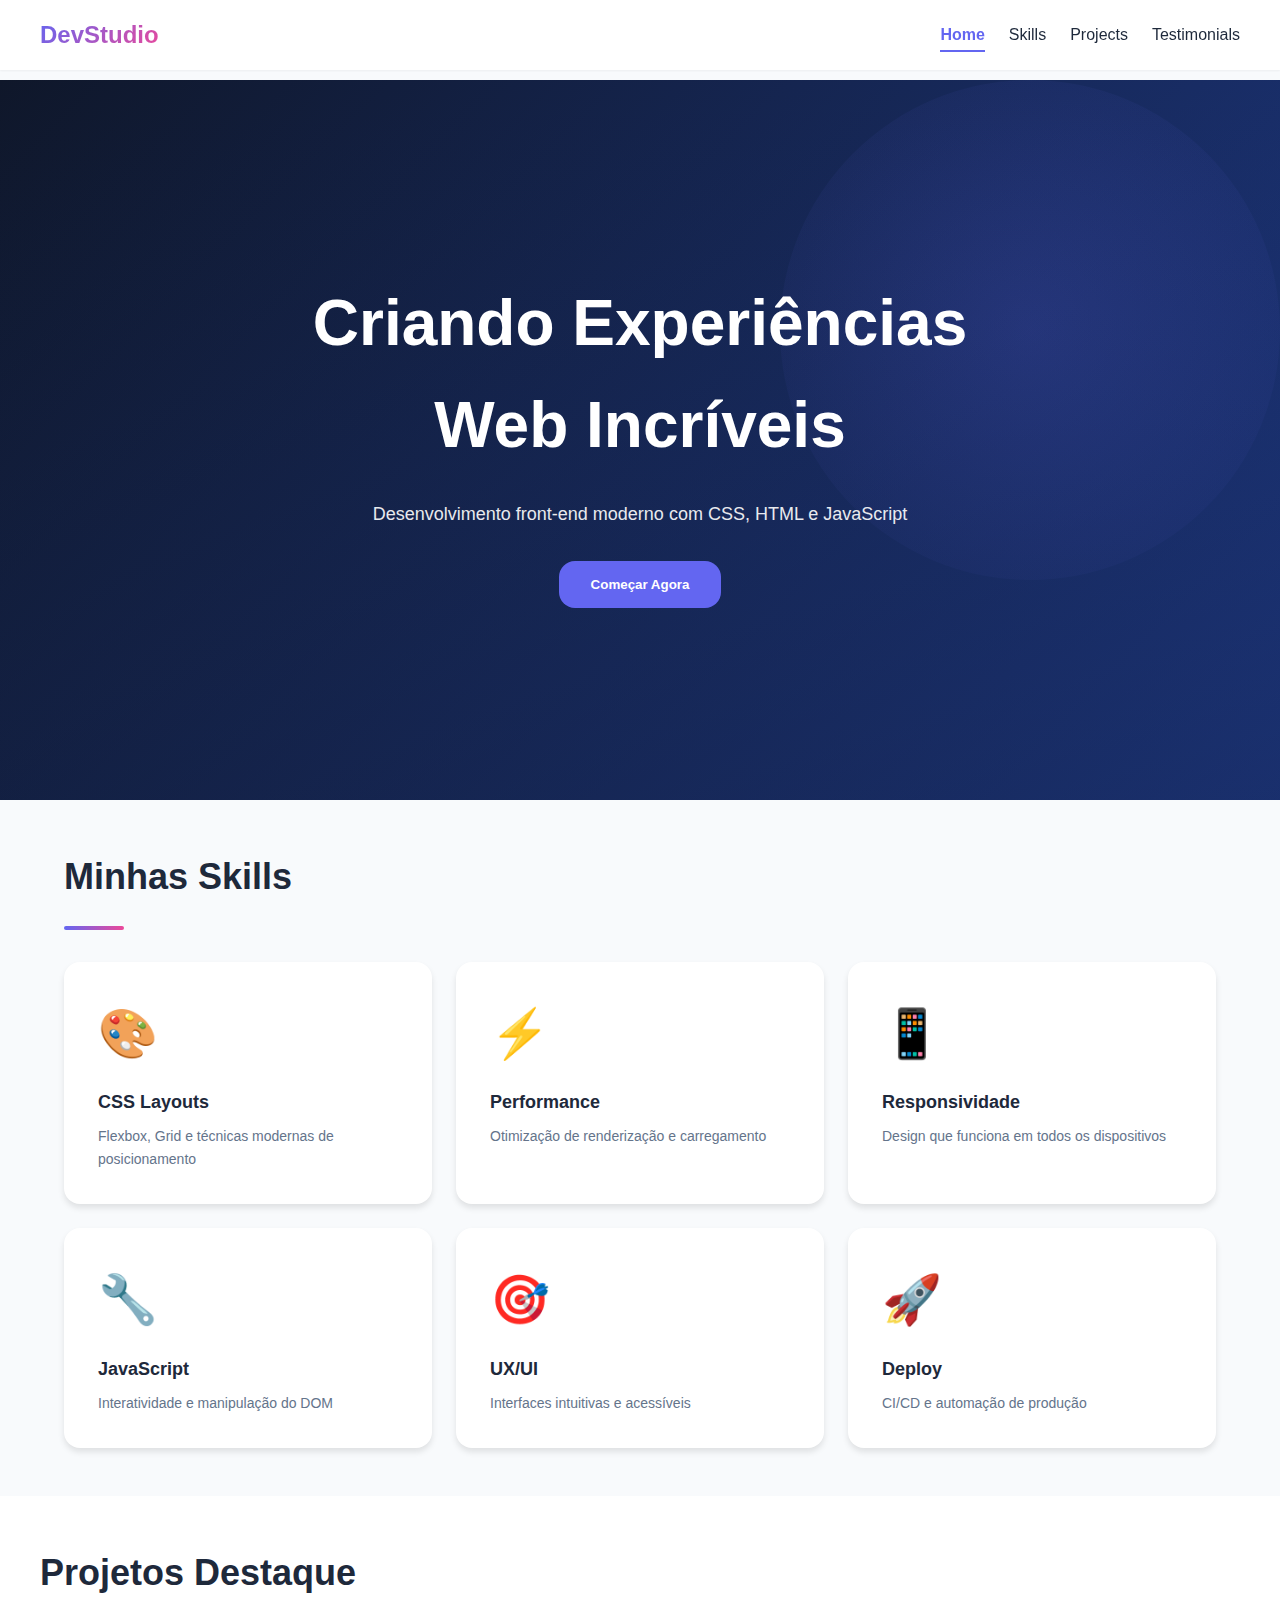
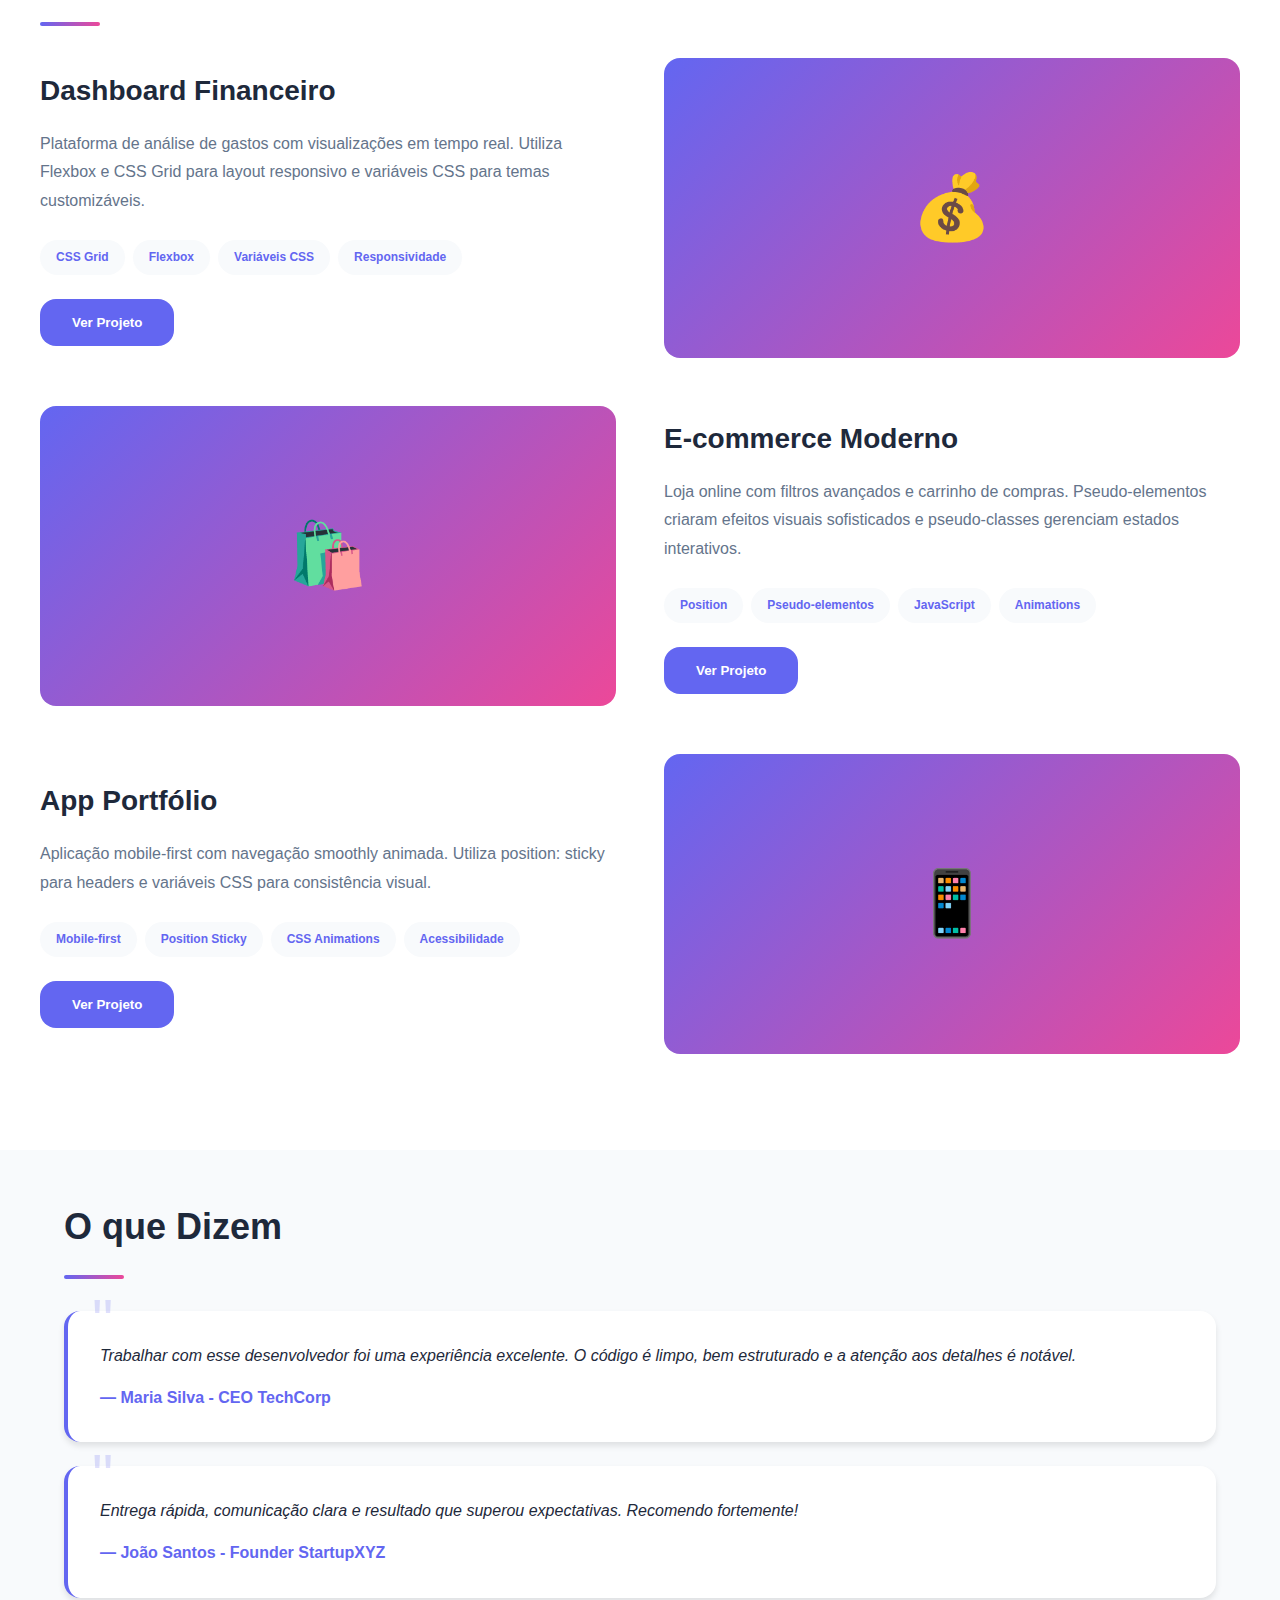
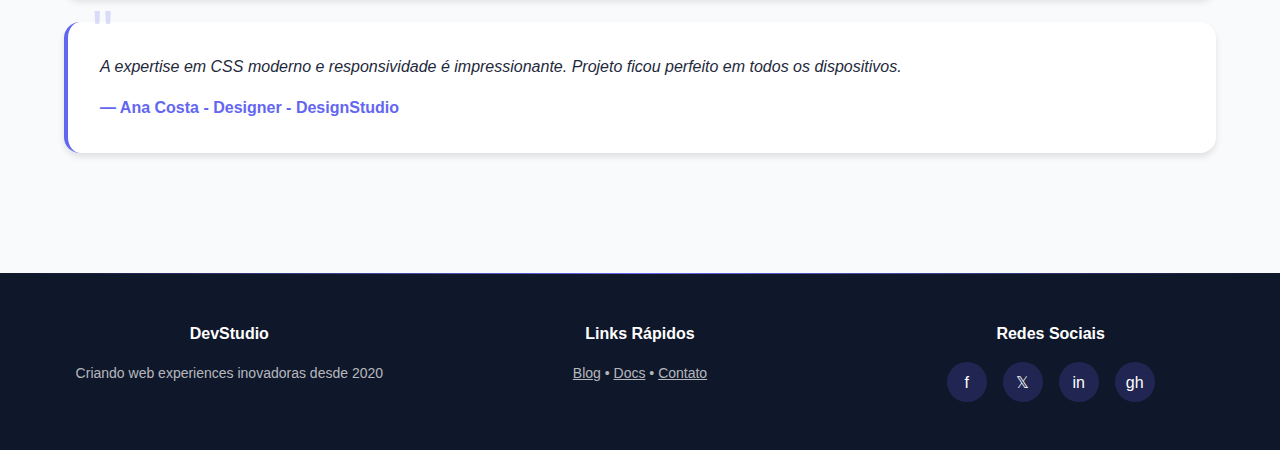
<file: m1/b1/index.html>
<!DOCTYPE html>
<html lang="pt-BR">
  <head>
    <meta charset="UTF-8" />
    <meta name="viewport" content="width=device-width, initial-scale=1.0" />
    <title>Portfólio - CSS Layouts & Evolution</title>
    <link rel="stylesheet" href="styles.css">
  </head>
  <body>
    <!-- HEADER FIXO -->
    <header>
      <div class="header-content">
        <div class="logo">DevStudio</div>
        <nav>
          <a href="#" class="active">Home</a>
          <a href="#skills">Skills</a>
          <a href="#projects">Projects</a>
          <a href="#testimonials">Testimonials</a>
        </nav>
      </div>
    </header>

    <main>
      <!-- HERO SECTION -->
      <section class="hero">
        <div class="hero-content">
          <h1>Criando Experiências Web Incríveis</h1>
          <p>Desenvolvimento front-end moderno com CSS, HTML e JavaScript</p>
          <button class="cta-button">Começar Agora</button>
        </div>
      </section>

      <!-- SKILLS SECTION -->
      <section class="skills-section" id="skills">
        <h2 class="section-title">Minhas Skills</h2>
        <div class="skills-grid">
          <div class="skill-card">
            <div class="skill-icon">🎨</div>
            <h3>CSS Layouts</h3>
            <p>Flexbox, Grid e técnicas modernas de posicionamento</p>
          </div>
          <div class="skill-card">
            <div class="skill-icon">⚡</div>
            <h3>Performance</h3>
            <p>Otimização de renderização e carregamento</p>
          </div>
          <div class="skill-card">
            <div class="skill-icon">📱</div>
            <h3>Responsividade</h3>
            <p>Design que funciona em todos os dispositivos</p>
          </div>
          <div class="skill-card">
            <div class="skill-icon">🔧</div>
            <h3>JavaScript</h3>
            <p>Interatividade e manipulação do DOM</p>
          </div>
          <div class="skill-card">
            <div class="skill-icon">🎯</div>
            <h3>UX/UI</h3>
            <p>Interfaces intuitivas e acessíveis</p>
          </div>
          <div class="skill-card">
            <div class="skill-icon">🚀</div>
            <h3>Deploy</h3>
            <p>CI/CD e automação de produção</p>
          </div>
        </div>
      </section>

      <!-- PROJECTS SECTION -->
      <section class="projects-section" id="projects">
        <div class="projects-container">
          <h2 class="section-title">Projetos Destaque</h2>

          <div class="project-item">
            <div class="project-image">💰</div>
            <div class="project-content">
              <h3>Dashboard Financeiro</h3>
              <p>
                Plataforma de análise de gastos com visualizações em tempo real. Utiliza Flexbox e CSS Grid para layout
                responsivo e variáveis CSS para temas customizáveis.
              </p>
              <div class="project-tags">
                <span class="tag">CSS Grid</span>
                <span class="tag">Flexbox</span>
                <span class="tag">Variáveis CSS</span>
                <span class="tag">Responsividade</span>
              </div>
              <button class="cta-button">Ver Projeto</button>
            </div>
          </div>

          <div class="project-item">
            <div class="project-image">🛍️</div>
            <div class="project-content">
              <h3>E-commerce Moderno</h3>
              <p>
                Loja online com filtros avançados e carrinho de compras. Pseudo-elementos criaram efeitos visuais
                sofisticados e pseudo-classes gerenciam estados interativos.
              </p>
              <div class="project-tags">
                <span class="tag">Position</span>
                <span class="tag">Pseudo-elementos</span>
                <span class="tag">JavaScript</span>
                <span class="tag">Animations</span>
              </div>
              <button class="cta-button">Ver Projeto</button>
            </div>
          </div>

          <div class="project-item">
            <div class="project-image">📱</div>
            <div class="project-content">
              <h3>App Portfólio</h3>
              <p>
                Aplicação mobile-first com navegação smoothly animada. Utiliza position: sticky para headers e variáveis
                CSS para consistência visual.
              </p>
              <div class="project-tags">
                <span class="tag">Mobile-first</span>
                <span class="tag">Position Sticky</span>
                <span class="tag">CSS Animations</span>
                <span class="tag">Acessibilidade</span>
              </div>
              <button class="cta-button">Ver Projeto</button>
            </div>
          </div>
        </div>
      </section>

      <!-- TESTIMONIALS SECTION -->
      <section class="testimonials-section" id="testimonials">
        <h2 class="section-title">O que Dizem</h2>

        <div class="testimonial-card">
          <p class="testimonial-text">
            Trabalhar com esse desenvolvedor foi uma experiência excelente. O código é limpo, bem estruturado e a
            atenção aos detalhes é notável.
          </p>
          <p class="testimonial-author">Maria Silva - CEO TechCorp</p>
        </div>

        <div class="testimonial-card">
          <p class="testimonial-text">
            Entrega rápida, comunicação clara e resultado que superou expectativas. Recomendo fortemente!
          </p>
          <p class="testimonial-author">João Santos - Founder StartupXYZ</p>
        </div>

        <div class="testimonial-card">
          <p class="testimonial-text">
            A expertise em CSS moderno e responsividade é impressionante. Projeto ficou perfeito em todos os
            dispositivos.
          </p>
          <p class="testimonial-author">Ana Costa - Designer - DesignStudio</p>
        </div>
      </section>
    </main>

    <!-- FOOTER -->
    <footer>
      <div class="footer-content">
        <div class="footer-section">
          <h4>DevStudio</h4>
          <p>Criando web experiences inovadoras desde 2020</p>
        </div>
        <div class="footer-section">
          <h4>Links Rápidos</h4>
          <p>
            <a href="#" style="color: inherit">Blog</a> • <a href="#" style="color: inherit">Docs</a> •
            <a href="#" style="color: inherit">Contato</a>
          </p>
        </div>
        <div class="footer-section">
          <h4>Redes Sociais</h4>
          <div class="social-links">
            <a href="#">f</a>
            <a href="#">𝕏</a>
            <a href="#">in</a>
            <a href="#">gh</a>
          </div>
        </div>
      </div>
    </footer>

    <!-- SCROLL TO TOP BUTTON -->
    <button class="scroll-to-top" id="scrollToTop">↑</button>

    <script>
      // Ativar botão de scroll quando scroll > 200px
      const scrollToTopBtn = document.getElementById("scrollToTop")
      window.addEventListener("scroll", () => {
        if (window.scrollY > 200) {
          scrollToTopBtn.classList.add("show")
        } else {
          scrollToTopBtn.classList.remove("show")
        }
      })

      // Scroll suave ao clicar
      scrollToTopBtn.addEventListener("click", () => {
        window.scrollTo({ top: 0, behavior: "smooth" })
      })

      // Navegação ativa baseada no scroll
      const navLinks = document.querySelectorAll("nav a")
      window.addEventListener("scroll", () => {
        let current = ""
        const sections = document.querySelectorAll("section")
        sections.forEach(section => {
          const sectionTop = section.offsetTop
          if (pageYOffset >= sectionTop - 200) {
            current = section.getAttribute("id")
          }
        })

        navLinks.forEach(link => {
          link.classList.remove("active")
          if (link.getAttribute("href").slice(1) === current) {
            link.classList.add("active")
          }
        })
      })
    </script>
  </body>
</html>
</file>
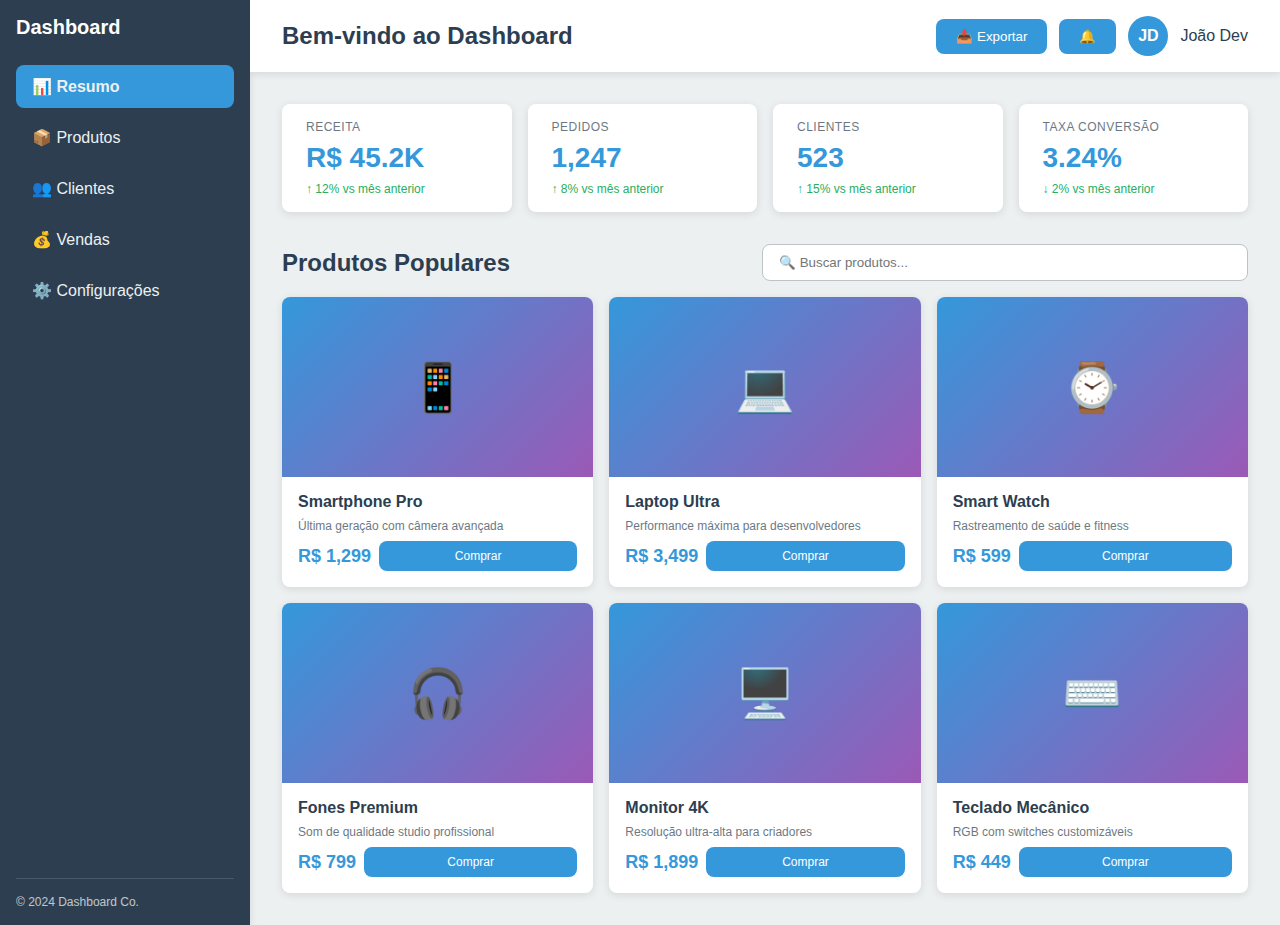
<file: m1/b2/index.html>
<!DOCTYPE html>
<html lang="pt-BR">
  <head>
    <meta charset="UTF-8" />
    <meta name="viewport" content="width=device-width, initial-scale=1.0" />
    <title>Dashboard - Flexbox Profissional</title>
    <link rel="stylesheet" href="styles.css" />
  </head>
  <body>
    <div class="app-container">
      <!-- SIDEBAR -->
      <aside class="sidebar">
        <h2>Dashboard</h2>
        <nav>
          <a href="#" class="active">📊 Resumo</a>
          <a href="#">📦 Produtos</a>
          <a href="#">👥 Clientes</a>
          <a href="#">💰 Vendas</a>
          <a href="#">⚙️ Configurações</a>
        </nav>
        <div class="sidebar-footer">© 2024 Dashboard Co.</div>
      </aside>

      <!-- MAIN CONTENT -->
      <div class="main-content">
        <!-- HEADER -->
        <header class="header">
          <h1>Bem-vindo ao Dashboard</h1>
          <div class="header-actions">
            <button>📥 Exportar</button>
            <button>🔔</button>
            <div class="user-info">
              <div class="avatar">JD</div>
              <span>João Dev</span>
            </div>
          </div>
        </header>

        <!-- CONTENT AREA -->
        <div class="content">
          <!-- STATS CARDS -->
          <div class="stats-row">
            <div class="stat-card">
              <div class="stat-label">Receita</div>
              <div class="stat-value">R$ 45.2K</div>
              <div class="stat-change">↑ 12% vs mês anterior</div>
            </div>
            <div class="stat-card">
              <div class="stat-label">Pedidos</div>
              <div class="stat-value">1,247</div>
              <div class="stat-change">↑ 8% vs mês anterior</div>
            </div>
            <div class="stat-card">
              <div class="stat-label">Clientes</div>
              <div class="stat-value">523</div>
              <div class="stat-change">↑ 15% vs mês anterior</div>
            </div>
            <div class="stat-card">
              <div class="stat-label">Taxa Conversão</div>
              <div class="stat-value">3.24%</div>
              <div class="stat-change">↓ 2% vs mês anterior</div>
            </div>
          </div>

          <!-- PRODUCTS SECTION -->
          <div class="products-container">
            <div class="products-header">
              <h2>Produtos Populares</h2>
              <input type="text" class="search-box" placeholder="🔍 Buscar produtos..." />
            </div>

            <div class="products-grid">
              <!-- CARD 1 -->
              <div class="product-card">
                <div class="product-image">📱</div>
                <div class="product-info">
                  <div class="product-name">Smartphone Pro</div>
                  <div class="product-description">Última geração com câmera avançada</div>
                  <div class="product-footer">
                    <div class="product-price">R$ 1,299</div>
                    <button class="product-btn">Comprar</button>
                  </div>
                </div>
              </div>

              <!-- CARD 2 -->
              <div class="product-card">
                <div class="product-image">💻</div>
                <div class="product-info">
                  <div class="product-name">Laptop Ultra</div>
                  <div class="product-description">Performance máxima para desenvolvedores</div>
                  <div class="product-footer">
                    <div class="product-price">R$ 3,499</div>
                    <button class="product-btn">Comprar</button>
                  </div>
                </div>
              </div>

              <!-- CARD 3 -->
              <div class="product-card">
                <div class="product-image">⌚</div>
                <div class="product-info">
                  <div class="product-name">Smart Watch</div>
                  <div class="product-description">Rastreamento de saúde e fitness</div>
                  <div class="product-footer">
                    <div class="product-price">R$ 599</div>
                    <button class="product-btn">Comprar</button>
                  </div>
                </div>
              </div>

              <!-- CARD 4 -->
              <div class="product-card">
                <div class="product-image">🎧</div>
                <div class="product-info">
                  <div class="product-name">Fones Premium</div>
                  <div class="product-description">Som de qualidade studio profissional</div>
                  <div class="product-footer">
                    <div class="product-price">R$ 799</div>
                    <button class="product-btn">Comprar</button>
                  </div>
                </div>
              </div>

              <!-- CARD 5 -->
              <div class="product-card">
                <div class="product-image">🖥️</div>
                <div class="product-info">
                  <div class="product-name">Monitor 4K</div>
                  <div class="product-description">Resolução ultra-alta para criadores</div>
                  <div class="product-footer">
                    <div class="product-price">R$ 1,899</div>
                    <button class="product-btn">Comprar</button>
                  </div>
                </div>
              </div>

              <!-- CARD 6 -->
              <div class="product-card">
                <div class="product-image">⌨️</div>
                <div class="product-info">
                  <div class="product-name">Teclado Mecânico</div>
                  <div class="product-description">RGB com switches customizáveis</div>
                  <div class="product-footer">
                    <div class="product-price">R$ 449</div>
                    <button class="product-btn">Comprar</button>
                  </div>
                </div>
              </div>
            </div>
          </div>
        </div>
      </div>
    </div>
  </body>
</html>
</file>
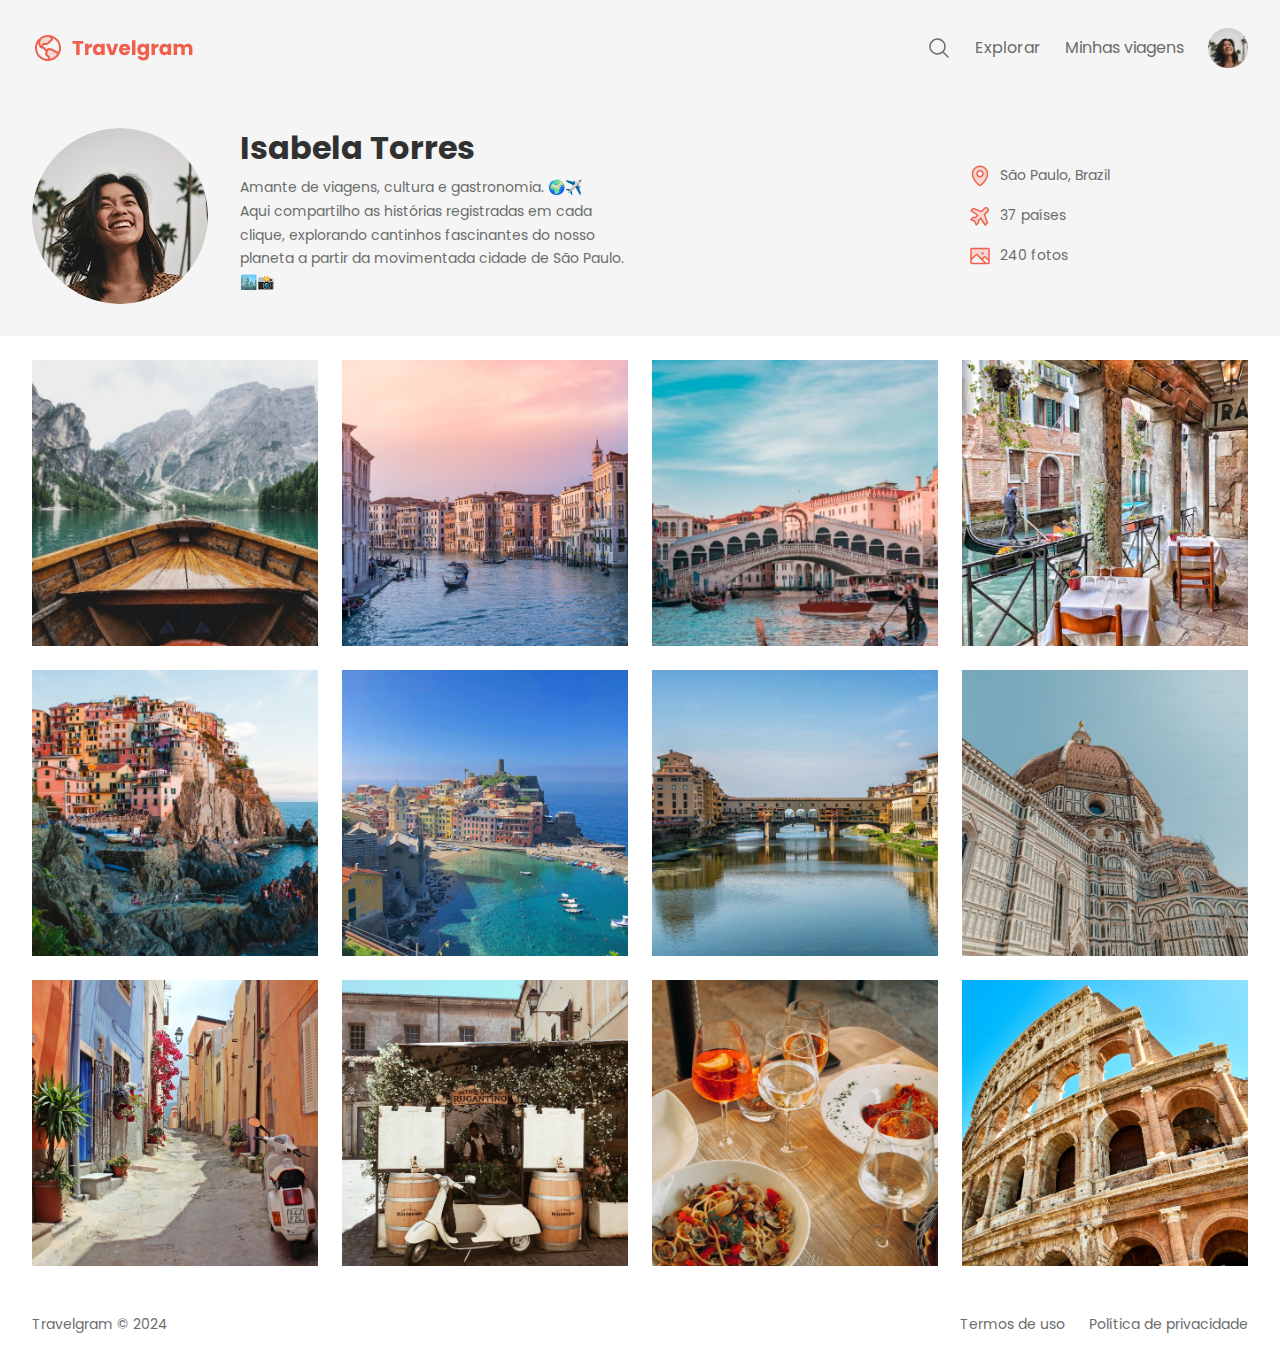
<file: m1/b3/index.html>
<!DOCTYPE html>
<html lang="pt-br">
  <head>
    <link rel="preconnect" href="https://fonts.googleapis.com" />
    <link rel="preconnect" href="https://fonts.gstatic.com" crossorigin />
    <meta charset="UTF-8" />
    <meta name="viewport" content="width=device-width, initial-scale=1.0" />
    <title>Travelgram | Perfil de viagens</title>
    <link rel="stylesheet" href="./styles/index.css" />
    <link href="https://fonts.googleapis.com/css2?family=Poppins:wght@400;800&display=swap" rel="stylesheet" />
  </head>
  <body>
    <div class="bg-surface-color">
      <nav class="container">
        <a href="#" id="logo">
          <img src="./assets/Logo.svg" alt="Logomarca" />
        </a>

        <ul id="primary-menu">
          <li>
            <a href="#">
              <img src="./assets/icons/MagnifyingGlass.svg" alt="Ícone de lupa" />
            </a>
          </li>
          <li><a href="#">Explorar</a></li>
          <li><a href="#">Minhas viagens</a></li>
          <li>
            <a href="#">
              <img src="./assets/Profile pic.png" alt="Imagem de Isabela Torres" />
            </a>
          </li>
        </ul>
      </nav>
      <header>
        <div class="container">
          <div id="profile">
            <img src="./assets/Profile pic.png" alt="Imagem de Isabela Torres" />
            <div>
              <h1>Isabela Torres</h1>
              <p>
                Amante de viagens, cultura e gastronomia. 🌍✈️<br />
                Aqui compartilho as histórias registradas em cada clique, explorando cantinhos fascinantes do nosso
                planeta a partir da movimentada cidade de São Paulo. 🏙️📸
              </p>
            </div>
          </div>
          <ul id="info">
            <li>
              <img src="./assets/icons/MapPin.svg" alt="Ícone de localização" />
              <span>São Paulo, Brazil</span>
            </li>
            <li>
              <img src="./assets/icons/AirplaneTilt.svg" alt="Ícone de avião" />
              <span>37 países</span>
            </li>
            <li>
              <img src="./assets/icons/Image.svg" alt="Ícone de imagem" />
              <span>240 fotos</span>
            </li>
          </ul>
        </div>
      </header>
    </div>
    <main class="container">
      <img src="./assets/images/Image 01.png" alt="..." />
      <img src="./assets/images/Image 02.png" alt="..." />
      <img src="./assets/images/Image 03.png" alt="..." />
      <img src="./assets/images/Image 04.png" alt="..." />
      <img src="./assets/images/Image 05.png" alt="..." />
      <img src="./assets/images/Image 06.png" alt="..." />
      <img src="./assets/images/Image 07.png" alt="..." />
      <img src="./assets/images/Image 08.png" alt="..." />
      <img src="./assets/images/Image 09.png" alt="..." />
      <img src="./assets/images/Image 10.png" alt="..." />
      <img src="./assets/images/Image 11.png" alt="..." />
      <img src="./assets/images/Image 12.png" alt="..." />
    </main>

    <footer class="container">
      <span> Travelgram &copy; 2024 </span>
      <span> Termos de uso </span>
      <span> Política de privacidade </span>
    </footer>
  </body>
</html>
</file>
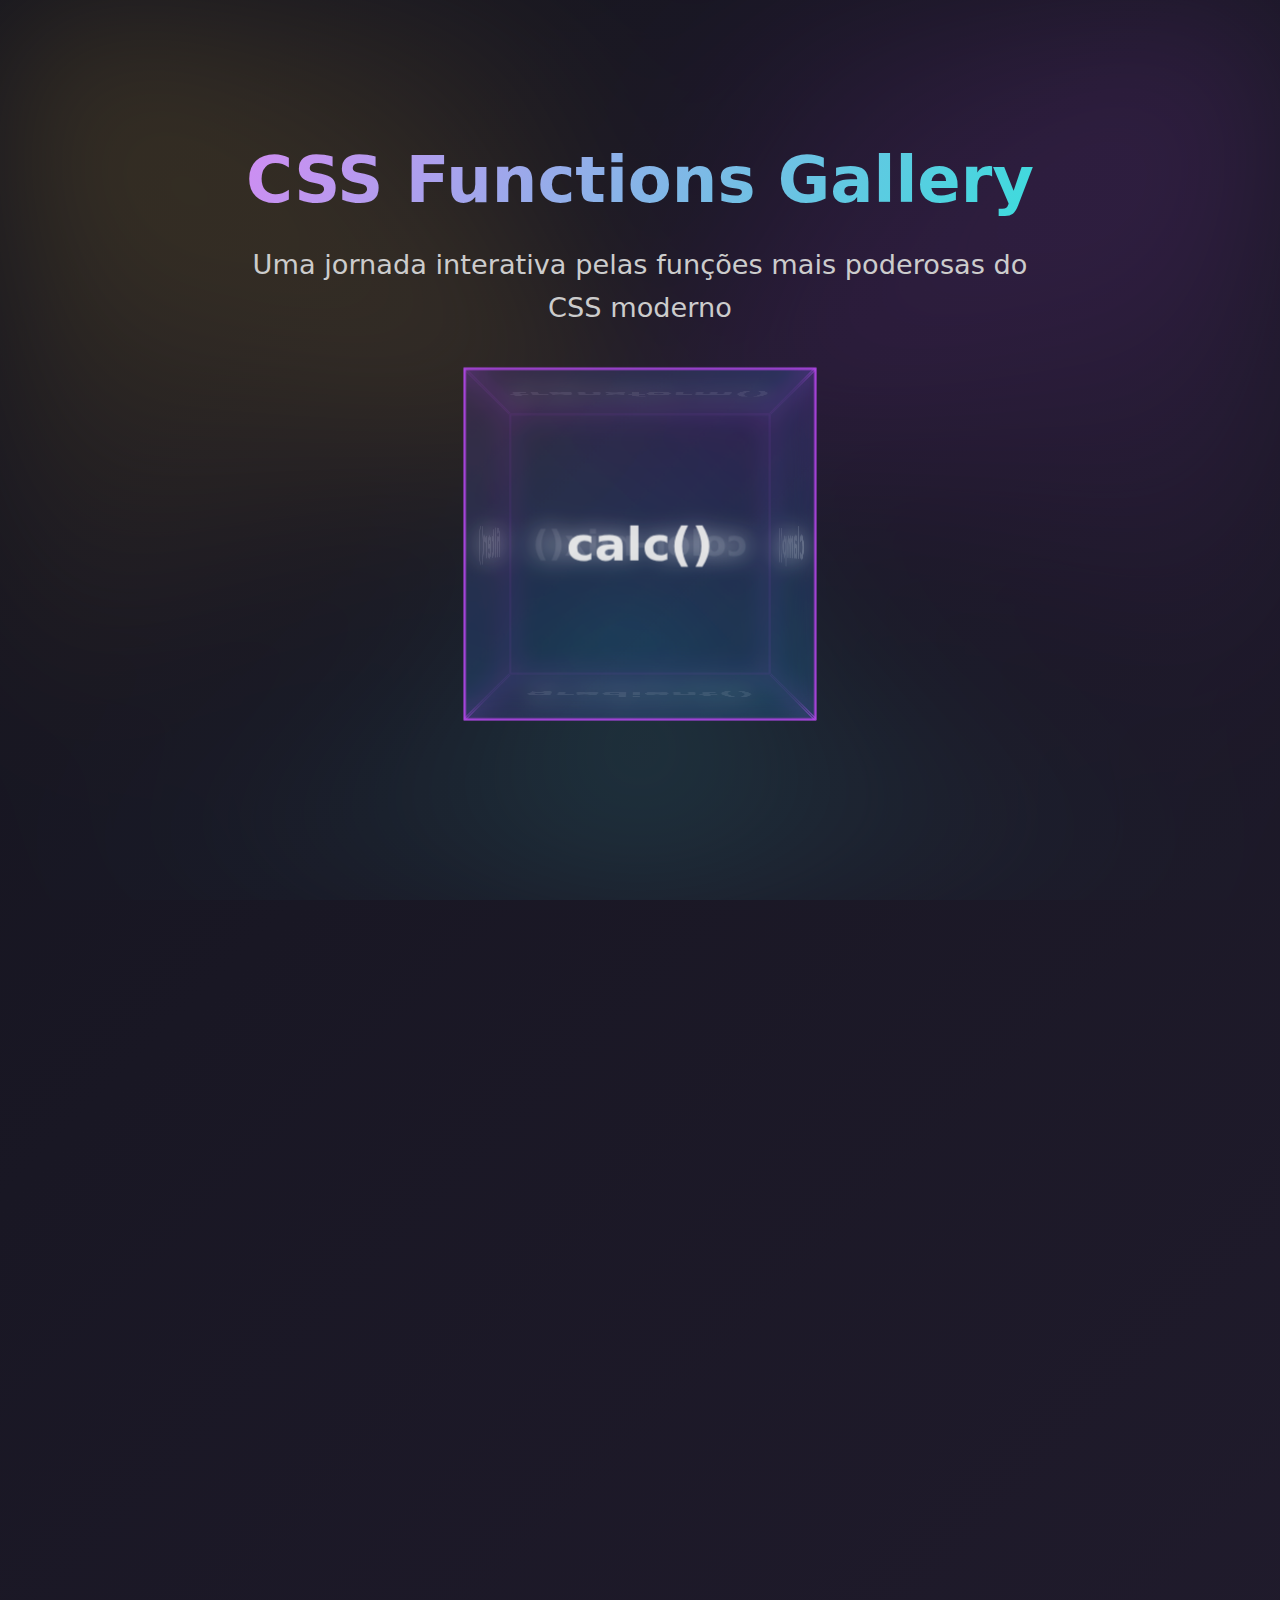
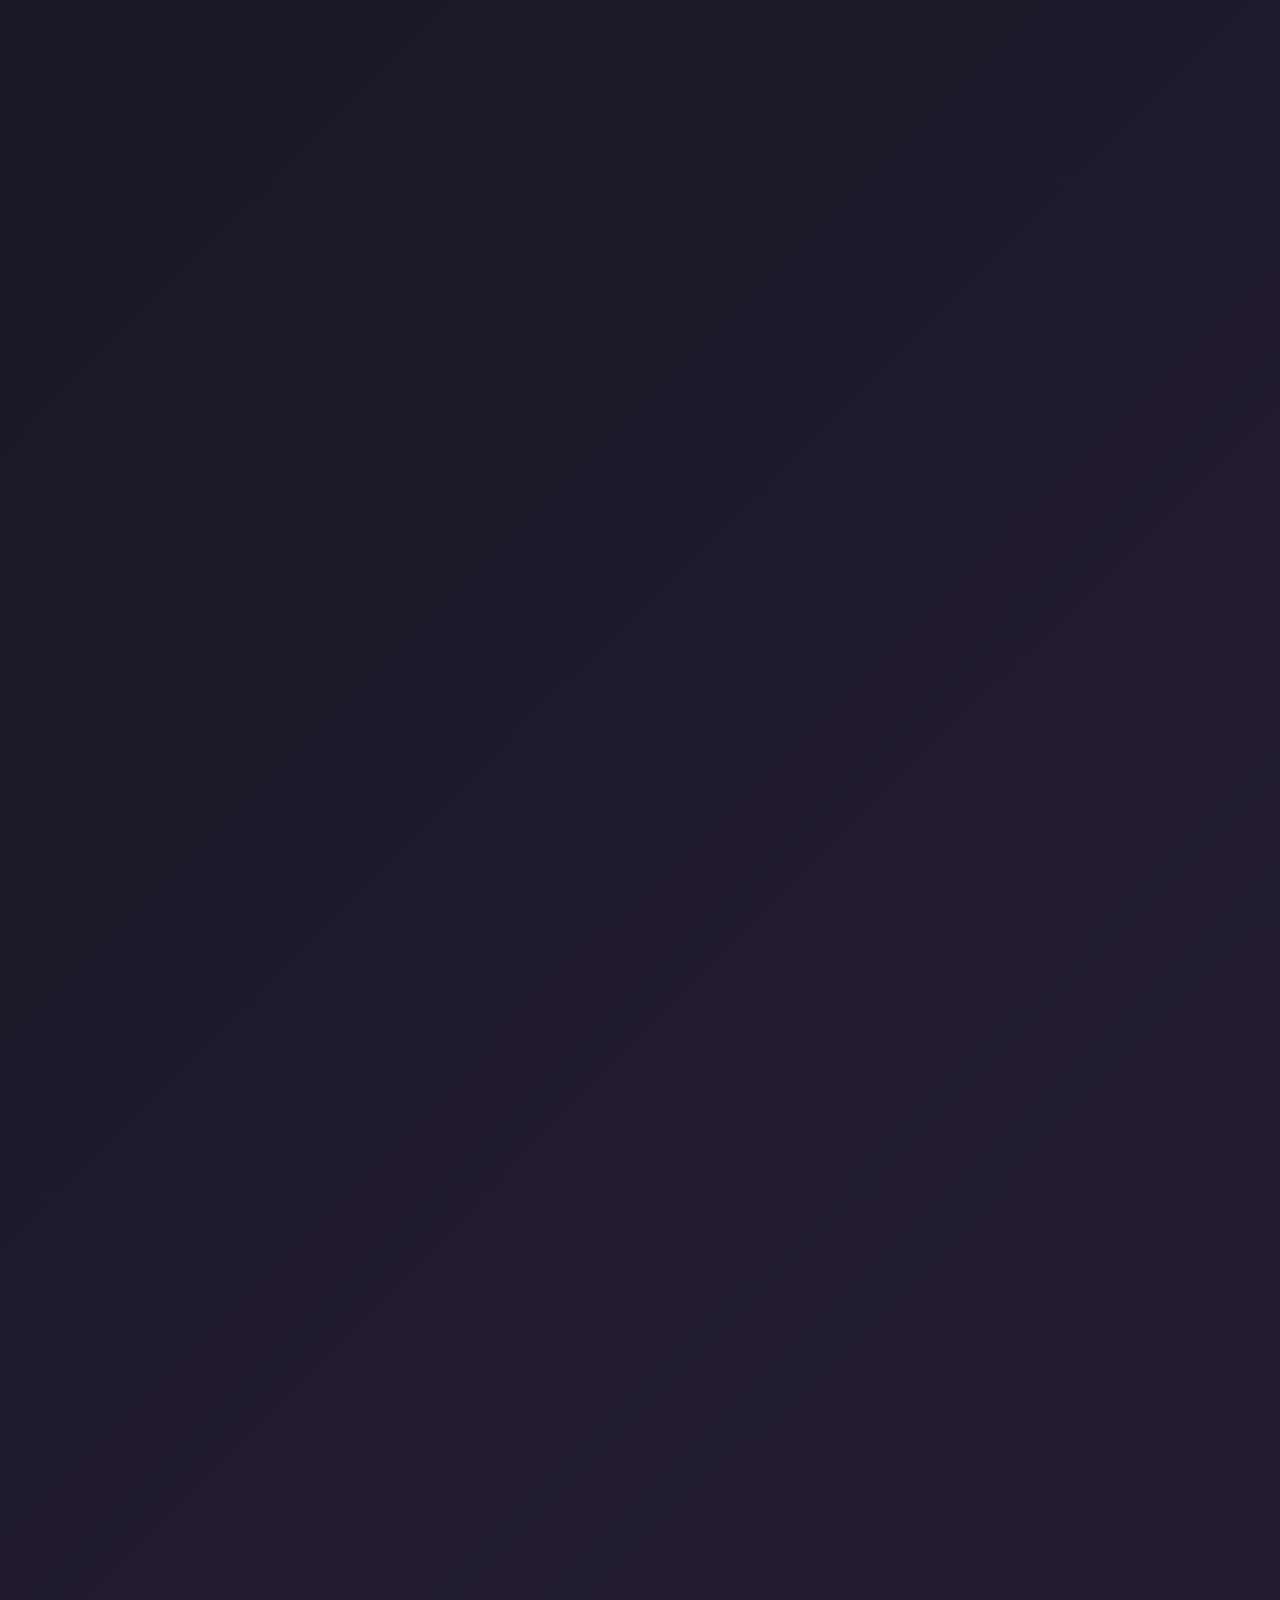
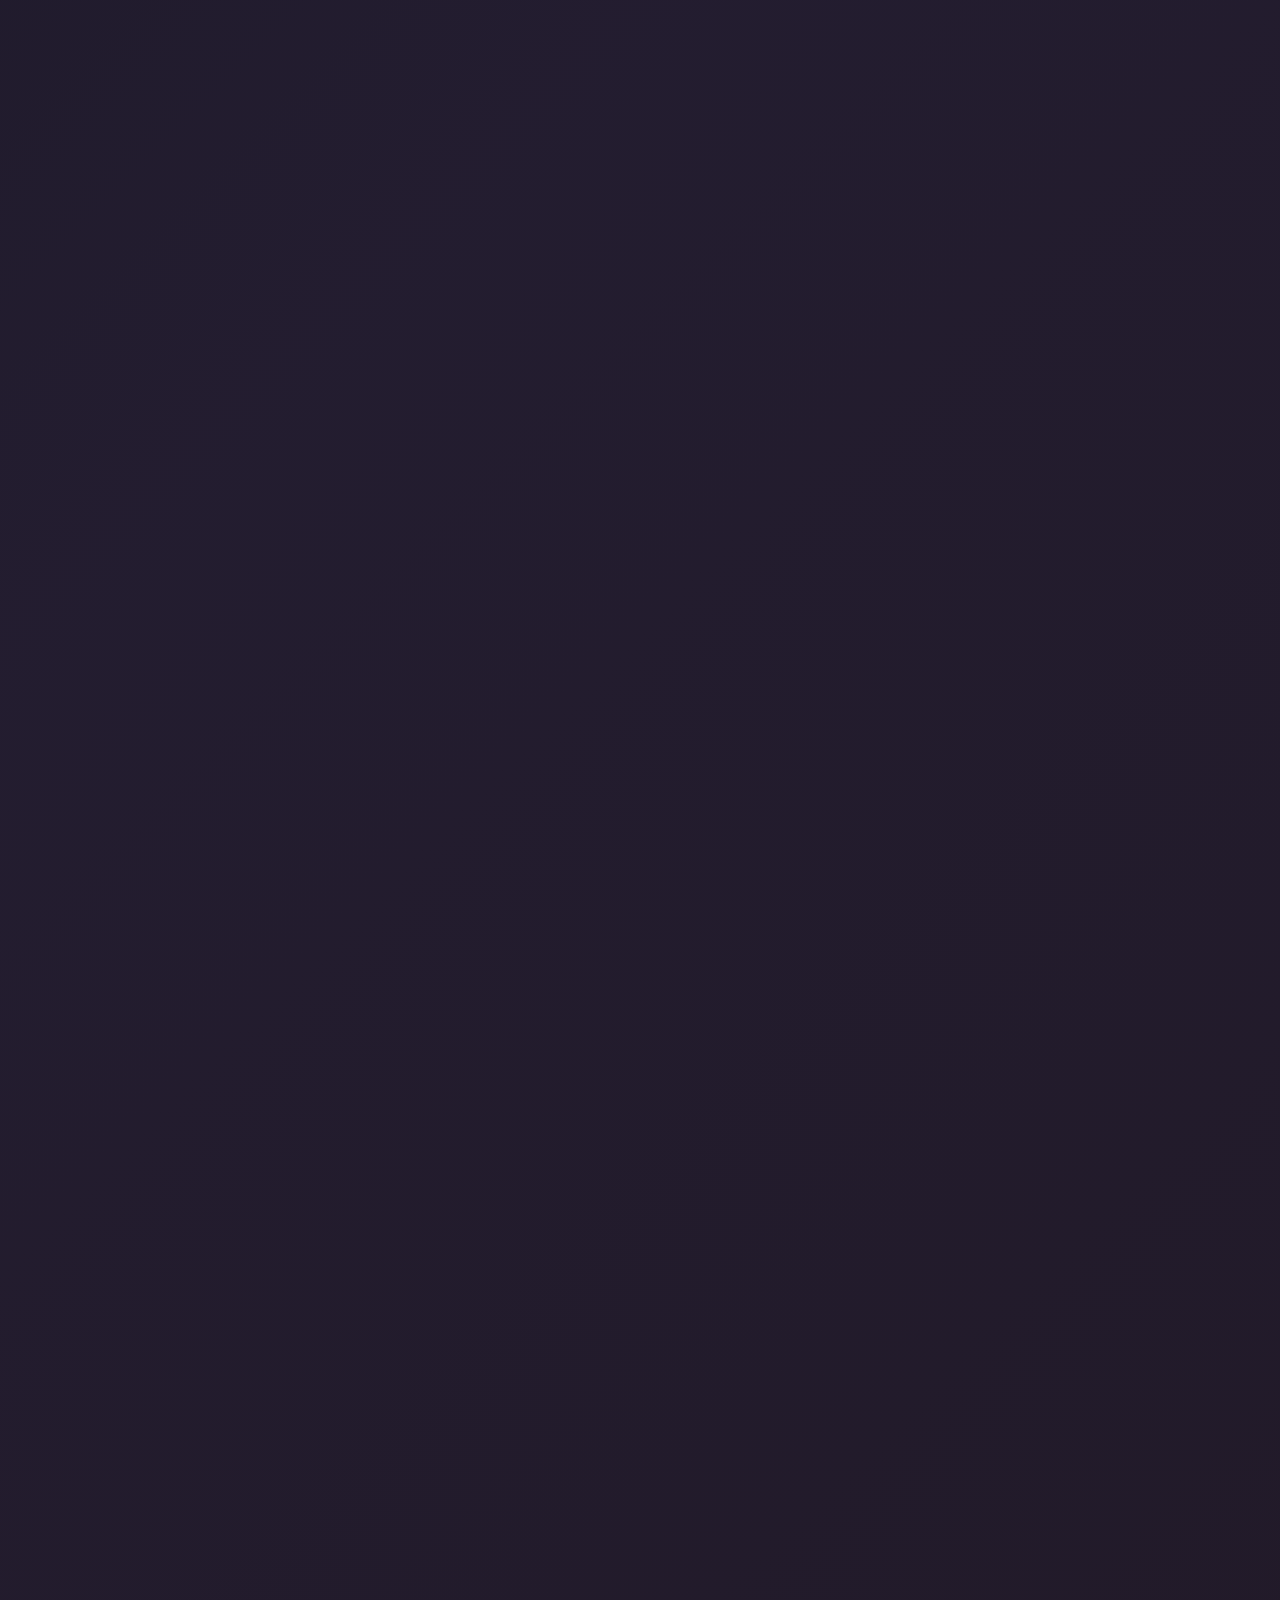
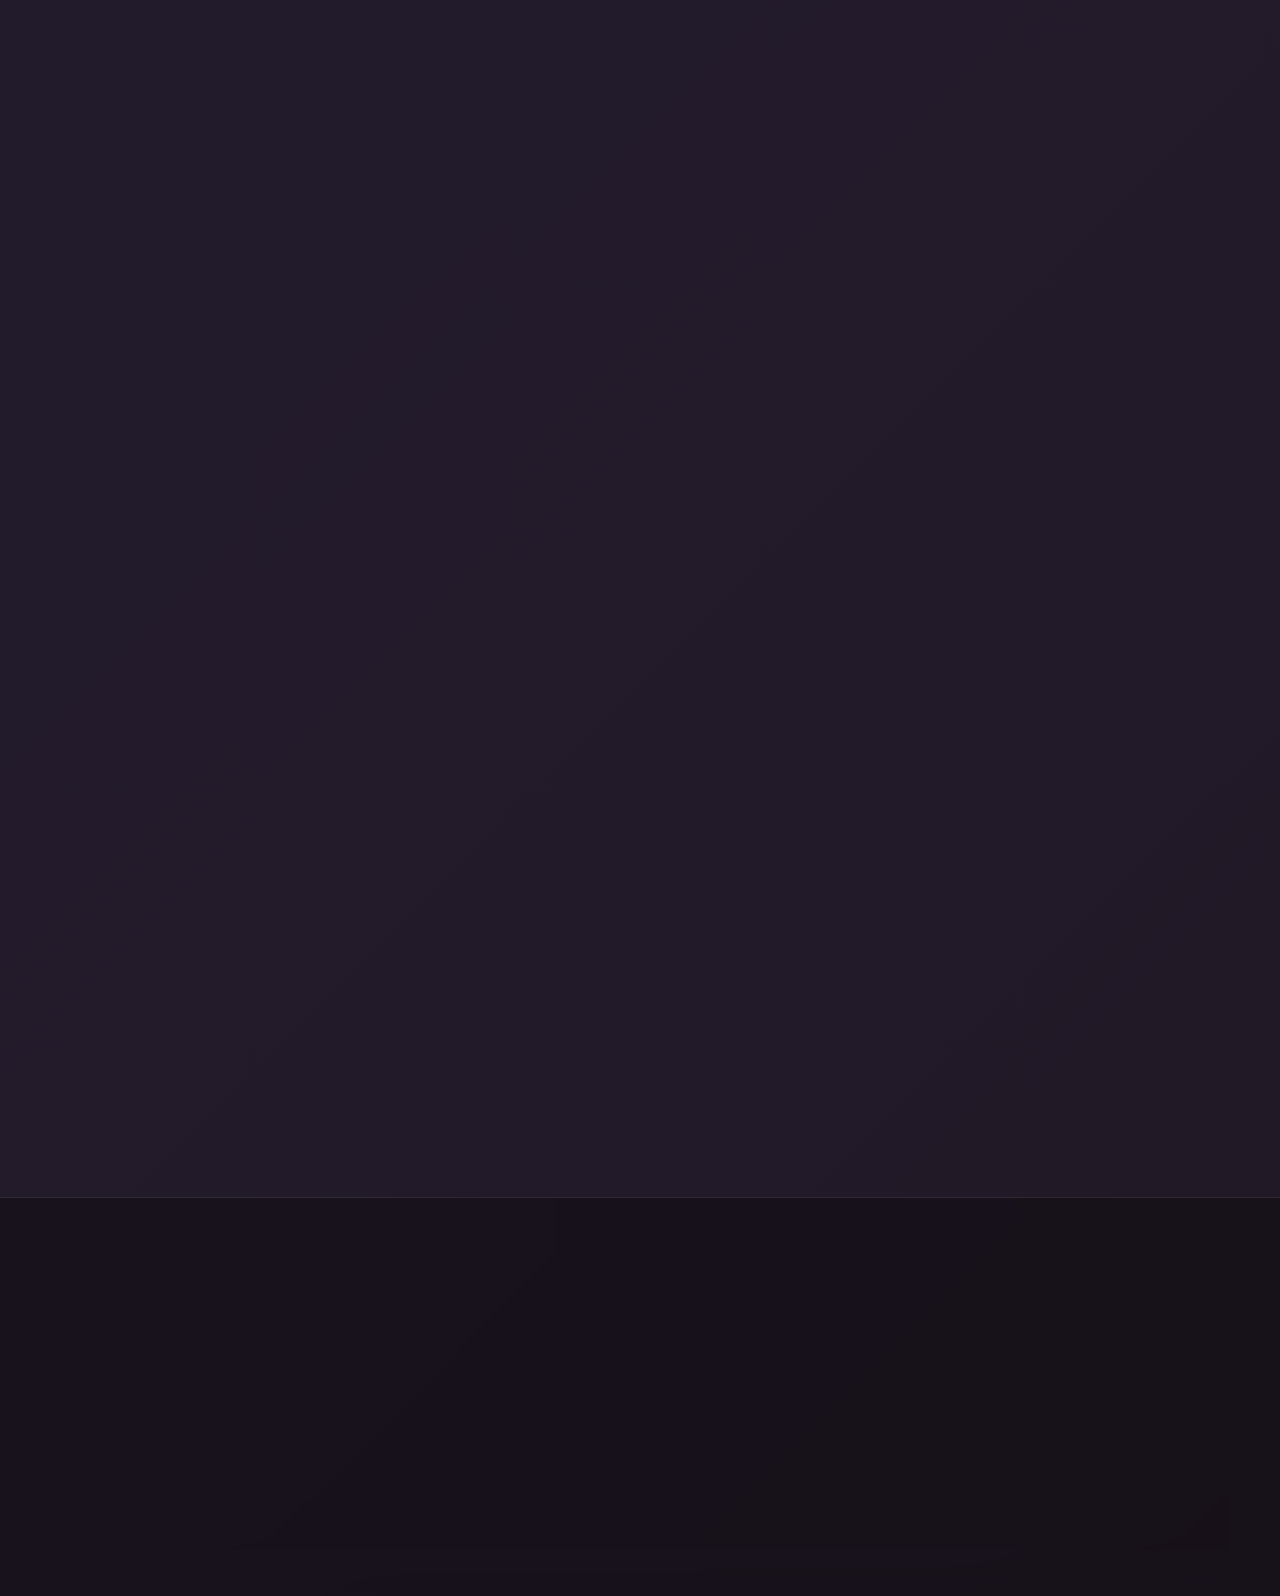
<file: m3/src/index.html>
<!DOCTYPE html>
<html lang="pt-BR">
  <head>
    <meta charset="UTF-8" />
    <meta name="viewport" content="width=device-width, initial-scale=1.0" />
    <title>CSS Functions Gallery</title>
    <link rel="stylesheet" href="styles.css">
  </head>
  <body>
    <!-- HERO SECTION -->
    <section class="hero">
      <div class="hero-content fade-in">
        <h1 class="hero-title">CSS Functions Gallery</h1>
        <p class="hero-subtitle">Uma jornada interativa pelas funções mais poderosas do CSS moderno</p>

        <div class="cube-container">
          <div class="cube">
            <div class="cube-face" data-content="calc()"></div>
            <div class="cube-face" data-content="clamp()"></div>
            <div class="cube-face" data-content="color-mix()"></div>
            <div class="cube-face" data-content="filter()"></div>
            <div class="cube-face" data-content="transform()"></div>
            <div class="cube-face" data-content="gradient()"></div>
          </div>
        </div>
      </div>
    </section>

    <!-- FEATURES GRID -->
    <section class="features">
      <div class="feature-card fade-in">
        <div class="feature-icon">🎨</div>
        <h3 class="feature-title">Color Functions</h3>
        <p class="feature-description">
          Manipule cores com HSL, RGB, color-mix() e espaços de cor modernos como oklch() para resultados
          perceptualmente precisos.
        </p>
      </div>

      <div class="feature-card fade-in">
        <div class="feature-icon">📐</div>
        <h3 class="feature-title">Math Functions</h3>
        <p class="feature-description">
          Cálculos dinâmicos com calc(), min(), max(), clamp() e funções trigonométricas para layouts responsivos.
        </p>
      </div>

      <div class="feature-card fade-in">
        <div class="feature-icon">🔄</div>
        <h3 class="feature-title">Transform Functions</h3>
        <p class="feature-description">
          Transformações 2D e 3D com rotate(), scale(), translate() e perspective() para animações impressionantes.
        </p>
      </div>

      <div class="feature-card fade-in">
        <div class="feature-icon">🌈</div>
        <h3 class="feature-title">Gradient Functions</h3>
        <p class="feature-description">
          Gradientes lineares, radiais e cônicos com linear-gradient(), radial-gradient() e conic-gradient().
        </p>
      </div>

      <div class="feature-card fade-in">
        <div class="feature-icon">✂️</div>
        <h3 class="feature-title">Shape Functions</h3>
        <p class="feature-description">
          Recorte elementos com clip-path usando circle(), polygon(), ellipse() e path() para formas complexas.
        </p>
      </div>

      <div class="feature-card fade-in">
        <div class="feature-icon">🎭</div>
        <h3 class="feature-title">Filter Functions</h3>
        <p class="feature-description">
          Aplique efeitos visuais com blur(), brightness(), contrast(), hue-rotate() e backdrop-filter().
        </p>
      </div>
    </section>

    <!-- COLOR MIXER DEMO -->
    <section class="color-mixer">
      <h2 class="mixer-title fade-in">Color Mixer - color-mix() em Ação</h2>

      <div class="mixer-controls fade-in">
        <div class="control-group">
          <label for="color1">Cor 1 (Hue)</label>
          <input type="range" id="color1" min="0" max="360" value="280" />
          <span id="color1-value">280°</span>
        </div>

        <div class="control-group">
          <label for="color2">Cor 2 (Hue)</label>
          <input type="range" id="color2" min="0" max="360" value="180" />
          <span id="color2-value">180°</span>
        </div>

        <div class="control-group">
          <label for="mix-amount">Mix Amount</label>
          <input type="range" id="mix-amount" min="0" max="100" value="50" />
          <span id="mix-value">50%</span>
        </div>
      </div>

      <div class="mixer-result fade-in" id="mixer-result">Resultado da Mistura</div>
    </section>

    <!-- SHAPE MORPHING -->
    <section class="shapes-section">
      <h2 class="section-title fade-in">Shape Functions - clip-path()</h2>
      <div class="shapes-grid">
        <div class="shape-item shape-circle fade-in">
          <span>Circle</span>
        </div>
        <div class="shape-item shape-polygon fade-in">
          <span>Polygon</span>
        </div>
        <div class="shape-item shape-star fade-in">
          <span>Star</span>
        </div>
        <div class="shape-item shape-hexagon fade-in">
          <span>Hexagon</span>
        </div>
      </div>
    </section>

    <!-- GRADIENT PLAYGROUND -->
    <section class="gradient-playground">
      <h2 class="section-title fade-in">Gradient Functions</h2>
      <div class="gradient-showcase">
        <div class="gradient-box gradient-linear fade-in">Linear Gradient</div>
        <div class="gradient-box gradient-radial fade-in">Radial Gradient</div>
        <div class="gradient-box gradient-conic fade-in">Conic Gradient</div>
        <div class="gradient-box gradient-repeating fade-in">Repeating Linear</div>
      </div>
    </section>

    <!-- TRANSFORM GALLERY -->
    <section class="transform-gallery">
      <h2 class="section-title fade-in">Transform Functions</h2>
      <div class="transform-grid">
        <div class="transform-item transform-rotate fade-in">Rotate</div>
        <div class="transform-item transform-scale fade-in">Scale</div>
        <div class="transform-item transform-skew fade-in">Skew</div>
        <div class="transform-item transform-3d fade-in">3D Rotate</div>
        <div class="transform-item transform-translate fade-in">Translate</div>
        <div class="transform-item transform-multiple fade-in">Multiple</div>
      </div>
    </section>

    <!-- MATH FUNCTIONS DEMO -->
    <section class="math-demo">
      <h2 class="section-title fade-in">Math Functions</h2>
      <div class="math-examples">
        <div class="math-example calc-demo fade-in">
          <h3 class="math-example-title">calc() - Cálculos Dinâmicos</h3>
          <p>Combine diferentes unidades e operadores matemáticos</p>
          <div class="math-visual">
            <div class="math-box">100% - 20px</div>
            <div class="math-box">50% + 10px</div>
            <div class="math-box">100% / 3</div>
          </div>
        </div>

        <div class="math-example minmax-demo fade-in">
          <h3 class="math-example-title">min(), max(), clamp()</h3>
          <p>Valores responsivos e adaptativos</p>
          <div class="math-visual">
            <div class="math-box">min(100%, 100px)</div>
            <div class="math-box">max(50%, 80px)</div>
            <div class="math-box">clamp(60px, 50%, 100px)</div>
          </div>
        </div>
      </div>
    </section>

    <!-- FILTER EFFECTS -->
    <section class="filters-section">
      <h2 class="section-title fade-in">Filter Functions - Passe o mouse</h2>
      <div class="filters-grid">
        <div class="filter-item filter-blur fade-in">Blur</div>
        <div class="filter-item filter-brightness fade-in">Brightness</div>
        <div class="filter-item filter-contrast fade-in">Contrast</div>
        <div class="filter-item filter-grayscale fade-in">Grayscale</div>
        <div class="filter-item filter-hue fade-in">Hue Rotate</div>
        <div class="filter-item filter-saturate fade-in">Saturate</div>
        <div class="filter-item filter-invert fade-in">Invert</div>
        <div class="filter-item filter-sepia fade-in">Sepia</div>
        <div class="filter-item filter-drop-shadow fade-in">Drop Shadow</div>
        <div class="filter-item filter-combined fade-in">Combined</div>
      </div>
    </section>

    <!-- FOOTER -->
    <footer class="footer">
      <div class="footer-content fade-in">
        <h2 class="footer-title">CSS Functions</h2>
        <p class="footer-text">
          Este site demonstra o poder das funções CSS modernas, desde cálculos matemáticos até transformações 3D,
          filtros avançados e manipulação de cores. Todas as animações e efeitos foram criados usando apenas CSS puro,
          sem dependências externas.
        </p>
        <p class="footer-text">Criado com HTML, CSS e JavaScript vanilla.</p>
      </div>
    </footer>
    <script src="script.js"></script>
  </body>
</html>
</file>
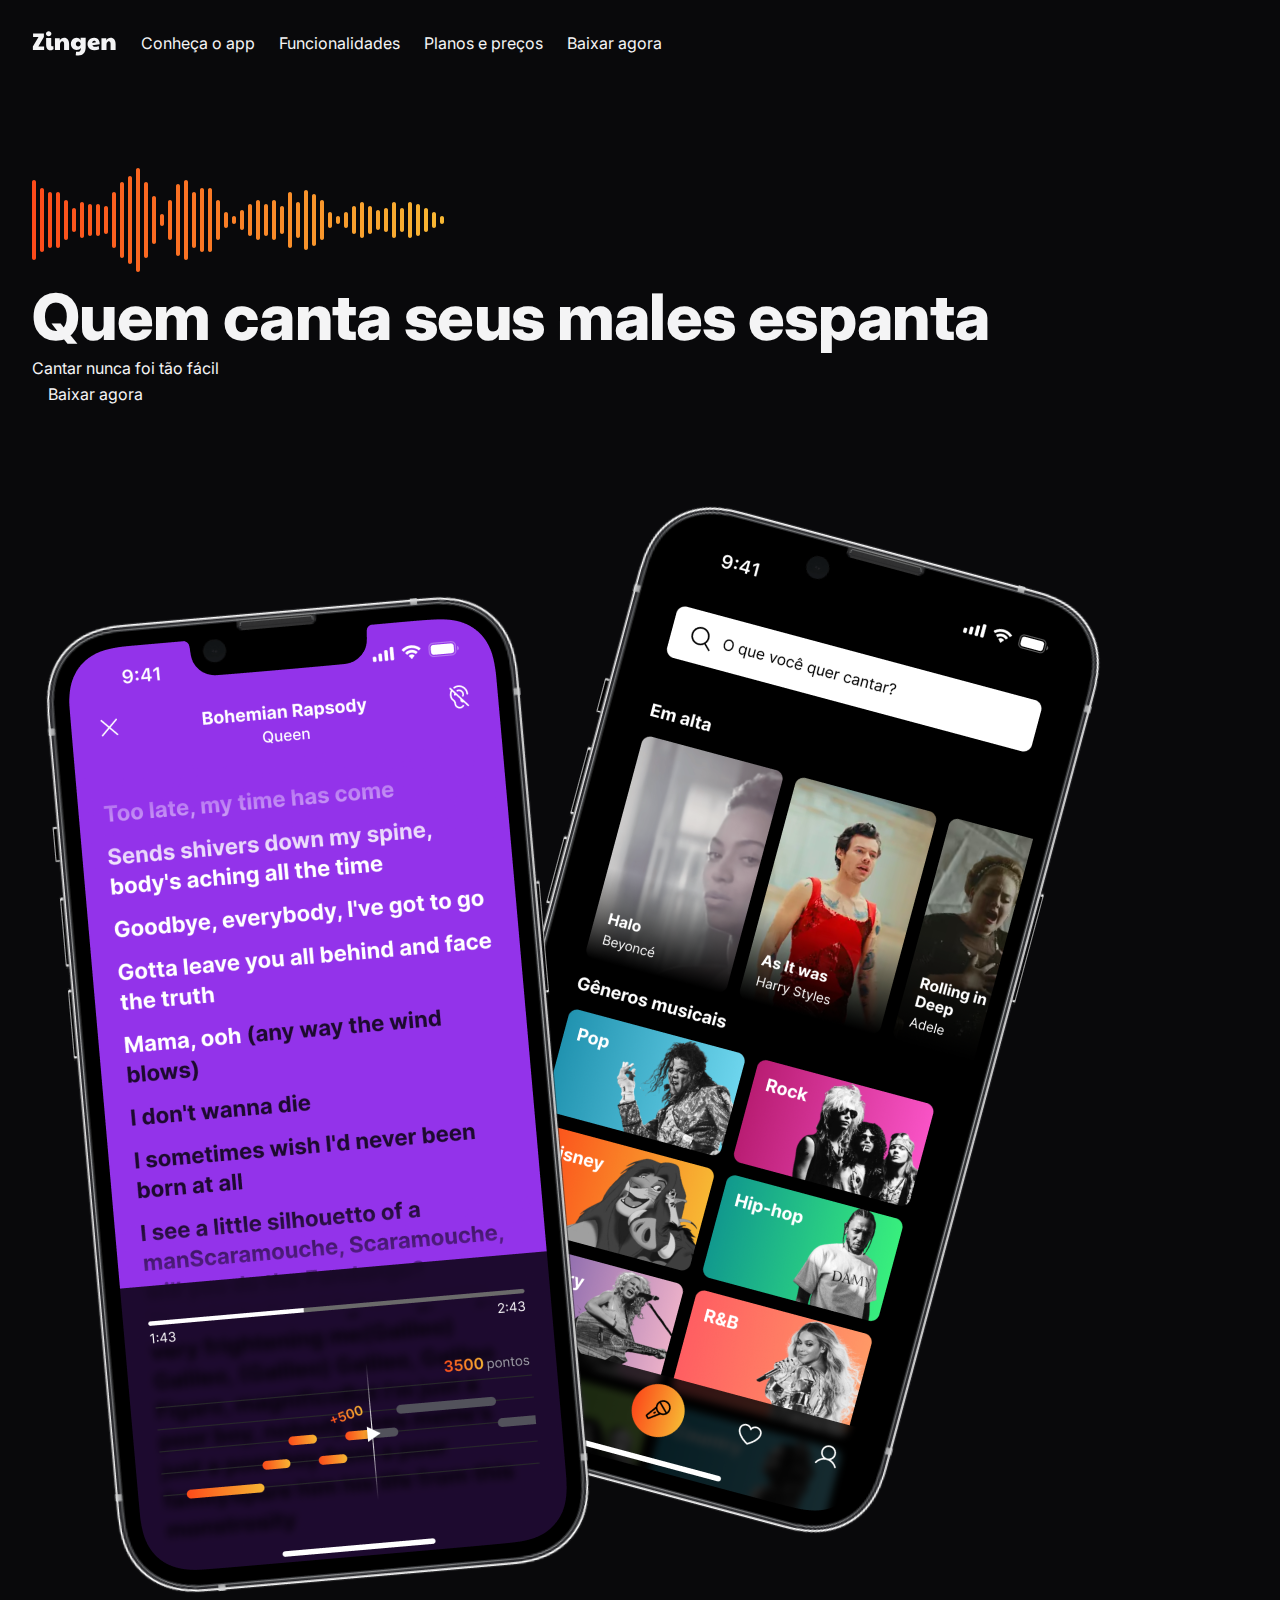
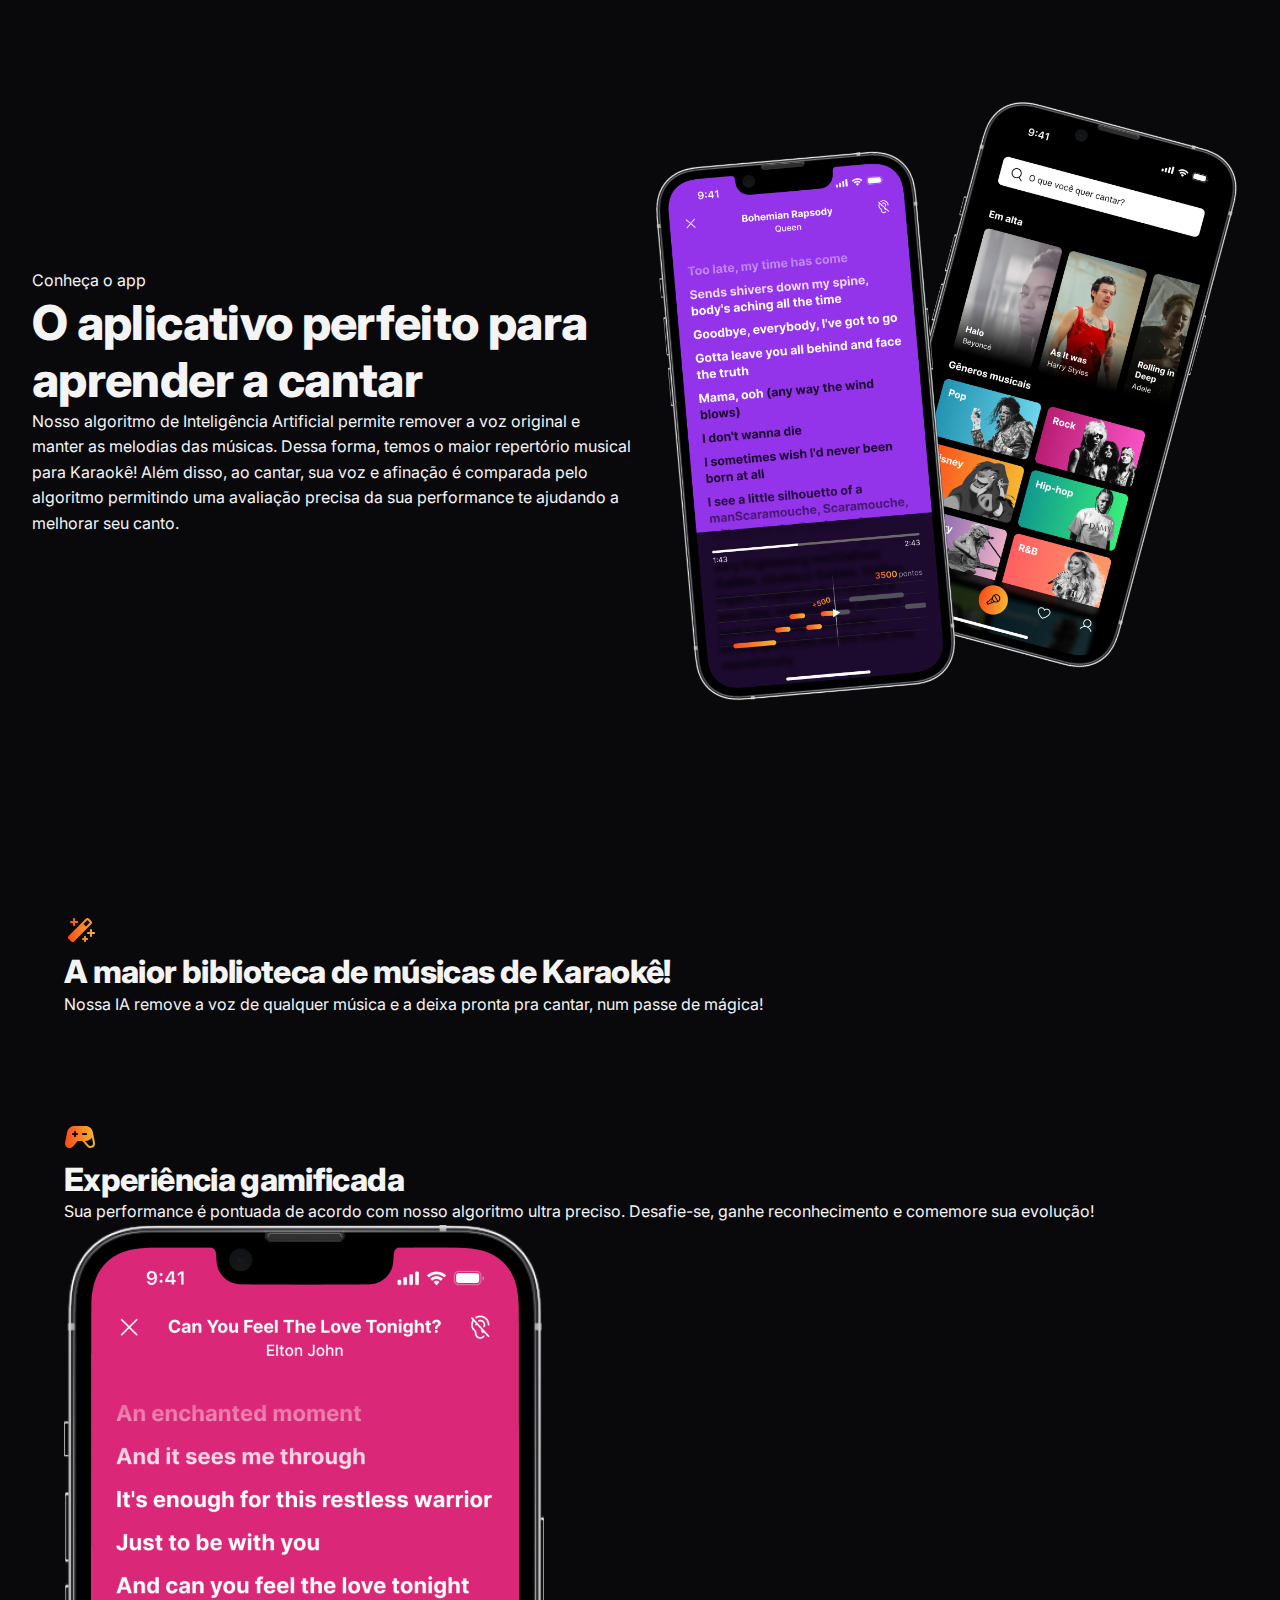
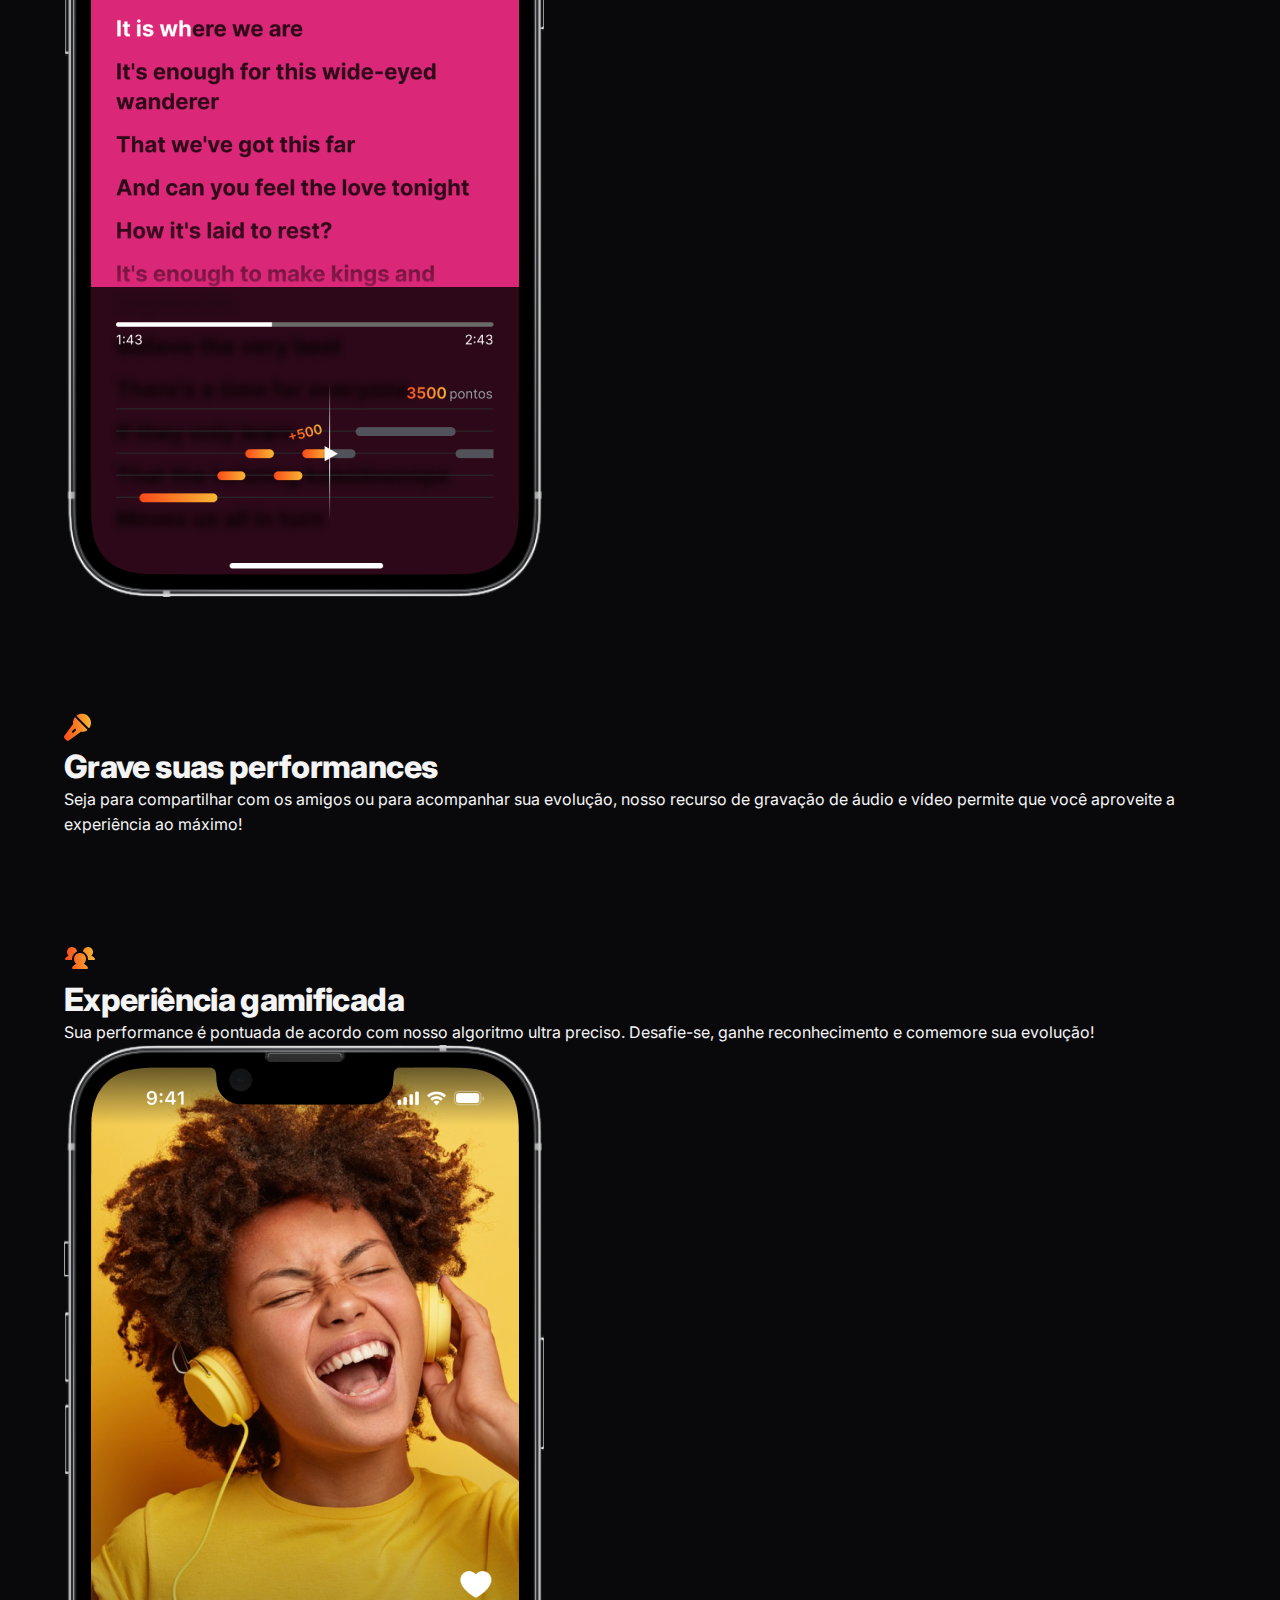
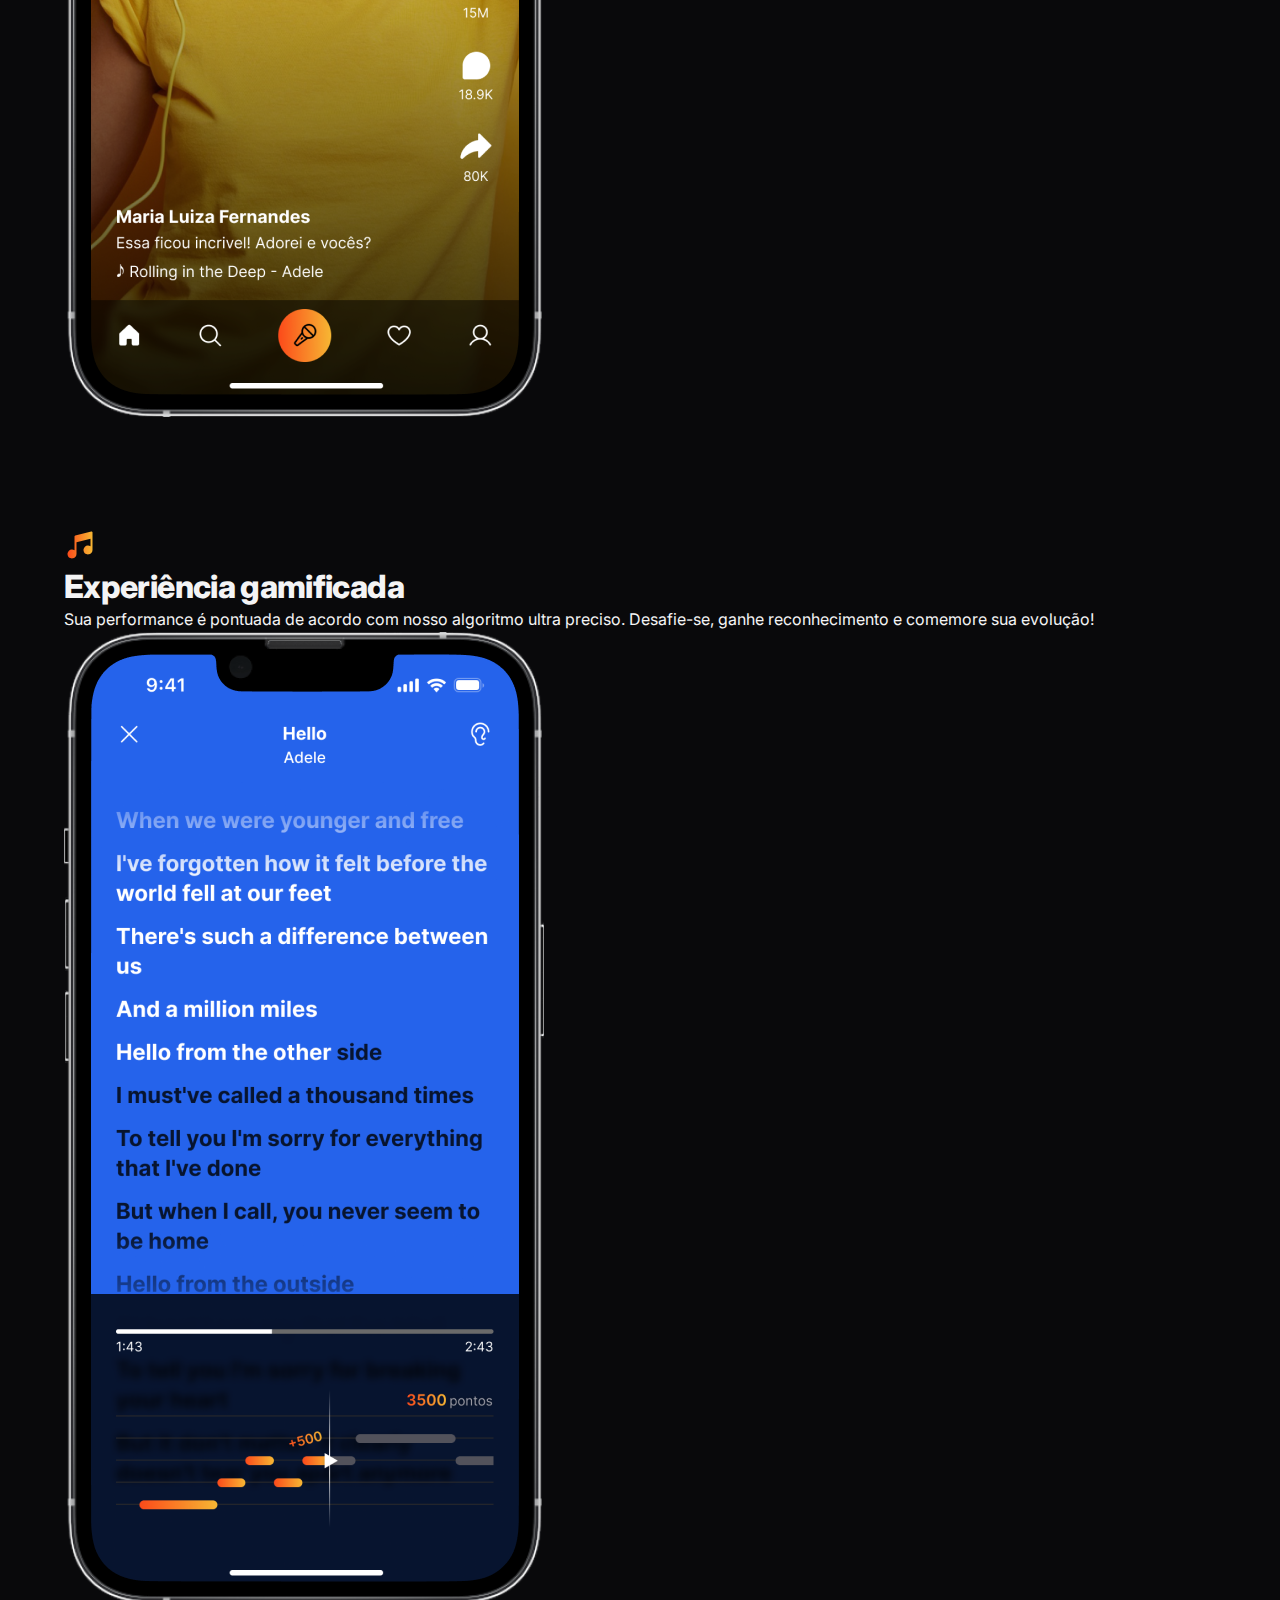
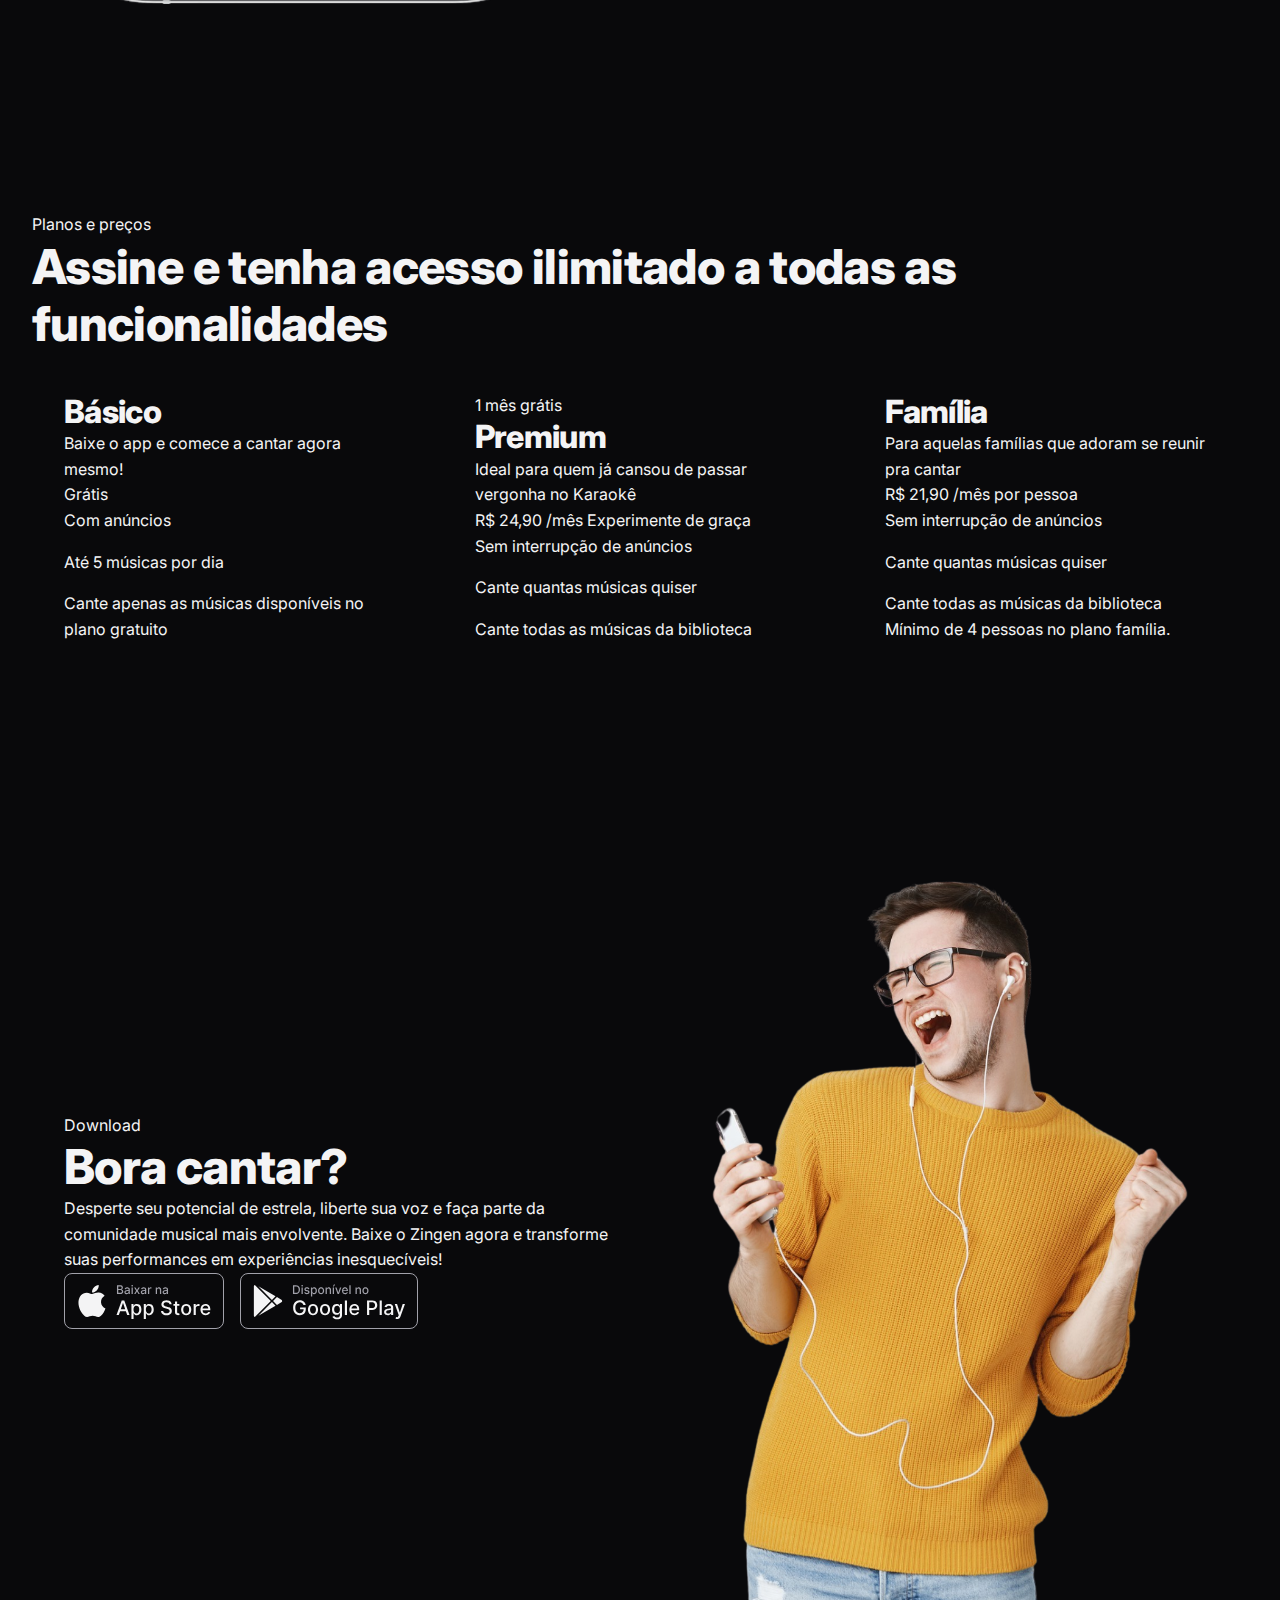
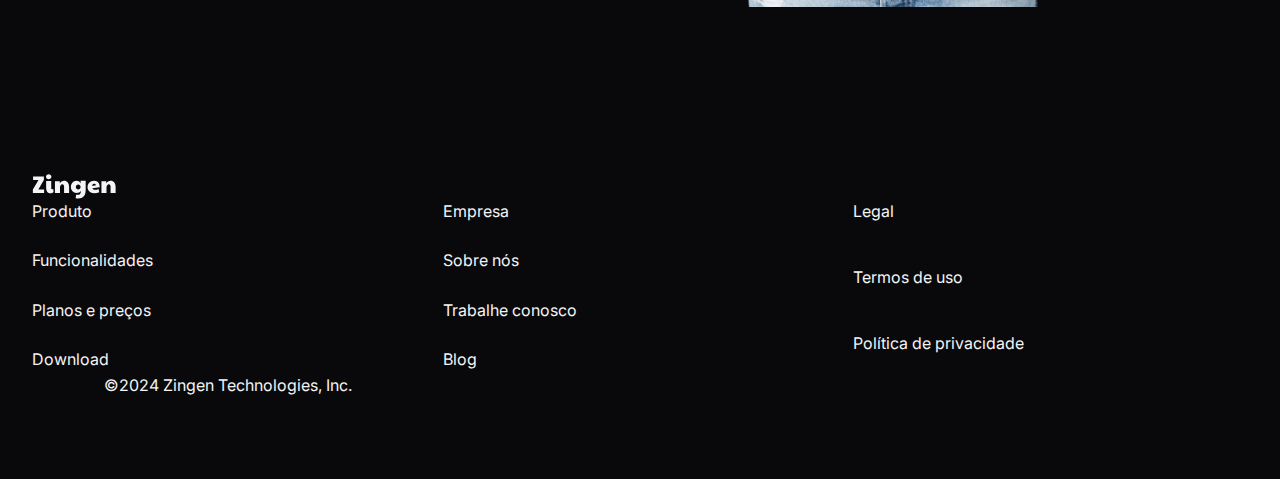
<file: m4/b2/index.html>
<!DOCTYPE html>
<html lang="pt-BR">
  <head>
    <link rel="preconnect" href="https://fonts.googleapis.com" />
    <link rel="preconnect" href="https://fonts.gstatic.com" crossorigin />

    <meta charset="UTF-8" />
    <meta name="viewport" content="width=device-width, initial-scale=1.0" />
    <title>Zingen - Karaokê</title>
    <link rel="stylesheet" href="./src/styles/index.css" />

    <link href="https://fonts.googleapis.com/css2?family=Inter:wght@100..900&display=swap" rel="stylesheet" />
  </head>
  <body>
    <header>
      <div class="container py-base">
        <nav class="flex items-center gap-1.5">
          <a href="#">
            <img src="./src/assets/logo.svg" alt="Logo Zingen" />
          </a>

          <a href="#about" class="desktop-only">Conheça o app</a>
          <a href="#features" class="desktop-only">Funcionalidades</a>
          <a href="#pricing" class="desktop-only">Planos e preços</a>

          <a href="#download" class="btn btn-sm">Baixar agora</a>
        </nav>
      </div>
    </header>

    <section id="hero">
      <div class="container py-xl">
        <img src="./src/assets/music-bars.svg" alt="" />
        <h1>Quem canta seus males espanta</h1>
        <p>Cantar nunca foi tão fácil</p>

        <div class="buttons flex items-center gap-1">
          <a href="#pricing" aria-label="Ver planos" class="btn btn-md"></a>
          <a href="#downloads" class="btn btn-md">Baixar agora</a>
        </div>
      </div>
    </section>

    <section id="smartphones-img">
      <div class="container">
        <img src="./src/assets/smartphones.png" alt="" />
      </div>
    </section>

    <section id="about">
      <div class="container even-columns py-xl items-center">
        <div>
          <header>
            <strong>Conheça o app</strong>
            <h2>O aplicativo perfeito para aprender a cantar</h2>
          </header>
          <p>
            Nosso algoritmo de Inteligência Artificial permite remover a voz original e manter as melodias das músicas.
            Dessa forma, temos o maior repertório musical para Karaokê! Além disso, ao cantar, sua voz e afinação é
            comparada pelo algoritmo permitindo uma avaliação precisa da sua performance te ajudando a melhorar seu
            canto.
          </p>
        </div>
        <div>
          <img class="desktop-only" src="./src/assets/smartphones.png" alt="" />
        </div>
      </div>
    </section>

    <section id="features">
      <div class="cards container py-xl grid gap-1.5">
        <div class="card py-lg px-lg">
          <img src="./src/assets/icons/MagicWand.svg" alt="" />
          <h3>A maior biblioteca de músicas de Karaokê!</h3>
          <p>Nossa IA remove a voz de qualquer música e a deixa pronta pra cantar, num passe de mágica!</p>
        </div>

        <div class="card py-lg px-lg">
          <div>
            <img src="./src/assets/icons/GameController.svg" alt="" />
            <h3>Experiência gamificada</h3>
            <p>
              Sua performance é pontuada de acordo com nosso algoritmo ultra preciso. Desafie-se, ganhe reconhecimento e
              comemore sua evolução!
            </p>
          </div>
          <img class="desktop-only" src="./src/assets/Tela 2.png" alt="" />
        </div>

        <div class="card py-lg px-lg">
          <img src="./src/assets/icons/MicrophoneStage.svg" alt="" />
          <h3>Grave suas performances</h3>
          <p>
            Seja para compartilhar com os amigos ou para acompanhar sua evolução, nosso recurso de gravação de áudio e
            vídeo permite que você aproveite a experiência ao máximo!
          </p>
        </div>

        <div class="card py-lg px-lg">
          <div>
            <img src="./src/assets/icons/UsersThree.svg" alt="" />
            <h3>Experiência gamificada</h3>
            <p>
              Sua performance é pontuada de acordo com nosso algoritmo ultra preciso. Desafie-se, ganhe reconhecimento e
              comemore sua evolução!
            </p>
          </div>
          <img class="desktop-only" src="./src/assets/Tela 1.png" alt="" />
        </div>

        <div class="card py-lg px-lg">
          <div>
            <img src="./src/assets/icons/MusicNotes.svg" alt="" />
            <h3>Experiência gamificada</h3>
            <p>
              Sua performance é pontuada de acordo com nosso algoritmo ultra preciso. Desafie-se, ganhe reconhecimento e
              comemore sua evolução!
            </p>
          </div>
          <img class="desktop-only" src="./src/assets/Tela 3.png" alt="" />
        </div>
      </div>
    </section>

    <section id="pricing">
      <div class="container py-xl">
        <header>
          <strong>Planos e preços</strong>
          <h2>Assine e tenha acesso ilimitado a todas as funcionalidades</h2>
        </header>

        <div class="cards even-columns items-center">
          <div class="card py-lg px-lg">
            <h3>Básico</h3>
            <p>Baixe o app e comece a cantar agora mesmo!</p>
            <zin-pricing>Grátis</zin-pricing>
            <a href="#download" class="btn btn-md" aria-label="Baixar agora"></a>
            <div class="separator"></div>
            <ul role="list" class="grid gap-1">
              <li>Com anúncios</li>
              <li>Até 5 músicas por dia</li>
              <li>Cante apenas as músicas disponíveis no plano gratuito</li>
            </ul>
          </div>

          <div class="premium">
            <div class="card py-lg px-lg">
              <span>1 mês grátis</span>
              <h3>Premium</h3>
              <p>Ideal para quem já cansou de passar vergonha no Karaokê</p>
              <zin-pricing>R$ 24,90 <small>/mês</small></zin-pricing>
              <a href="#" class="btn btn-md">Experimente de graça</a>
              <div class="separator"></div>
              <ul role="list" class="grid gap-1">
                <li>Sem interrupção de anúncios</li>
                <li>Cante quantas músicas quiser</li>
                <li>Cante todas as músicas da biblioteca</li>
              </ul>
            </div>
          </div>

          <div class="card py-lg px-lg">
            <h3>Família</h3>
            <p>Para aquelas famílias que adoram se reunir pra cantar</p>
            <zin-pricing>R$ 21,90 <small>/mês por pessoa</small></zin-pricing>
            <a href="#" class="btn btn-md" aria-label="Assinar agora"></a>
            <div class="separator"></div>
            <ul role="list" class="grid gap-1">
              <li>Sem interrupção de anúncios</li>
              <li>Cante quantas músicas quiser</li>
              <li>Cante todas as músicas da biblioteca</li>
            </ul>

            <small>Mínimo de 4 pessoas no plano família.</small>
          </div>
        </div>
      </div>
    </section>

    <section id="download">
      <div class="container py-xl">
        <div class="card px-lg even-columns items-center">
          <div>
            <header>
              <strong>Download</strong>
              <h2>Bora cantar?</h2>
            </header>
            <p>
              Desperte seu potencial de estrela, liberte sua voz e faça parte da comunidade musical mais envolvente.
              Baixe o Zingen agora e transforme suas performances em experiências inesquecíveis!
            </p>

            <div class="buttons flex gap-1">
              <a href="#"><img src="./src/assets/button-appstore.svg" alt="Baixar da Apple Store" /></a>
              <a href="#"><img src="./src/assets/button-playstore.svg" alt="Baixar da Play Store" /></a>
            </div>
          </div>

          <img
            src="./src/assets/rapaz-ouvindo-musica-com-fones-de-ouvido-e-cantando-no-aplicativo-de-karaoke-removebg 1.png"
            alt=""
          />
        </div>
      </div>
    </section>

    <footer>
      <div class="container py-xl grid">
        <section class="grid top">
          <img src="./src/assets/logo.svg" alt="" />

          <nav class="even-columns">
            <ul role="list" class="grid gap-1.5">
              <li class="title">Produto</li>
              <li><a href="#features">Funcionalidades</a></li>
              <li><a href="#pricing">Planos e preços</a></li>
              <li><a href="#download">Download</a></li>
            </ul>

            <ul role="list" class="grid gap-1.5">
              <li class="title">Empresa</li>
              <li><a href="#about">Sobre nós</a></li>
              <li><a href="#">Trabalhe conosco</a></li>
              <li><a href="#">Blog</a></li>
            </ul>

            <ul role="list" class="grid gap-1.5">
              <li class="title">Legal</li>
              <li><a href="#">Termos de uso</a></li>
              <li><a href="#">Política de privacidade</a></li>
            </ul>
          </nav>
        </section>
        <section class="bottom flex gap-1.5">
          <div class="flex gap-1 5">
            <a href="#" class="social" aria-label="tiktok"></a>
            <a href="#" class="social" aria-label="instagram"></a>
            <a href="#" class="social" aria-label="twitter"></a>
            <a href="#" class="social" aria-label="discord"></a>
          </div>
          <span class="copy">©2024 Zingen Technologies, Inc.</span>
        </section>
      </div>
    </footer>
  </body>
</html>
</file>
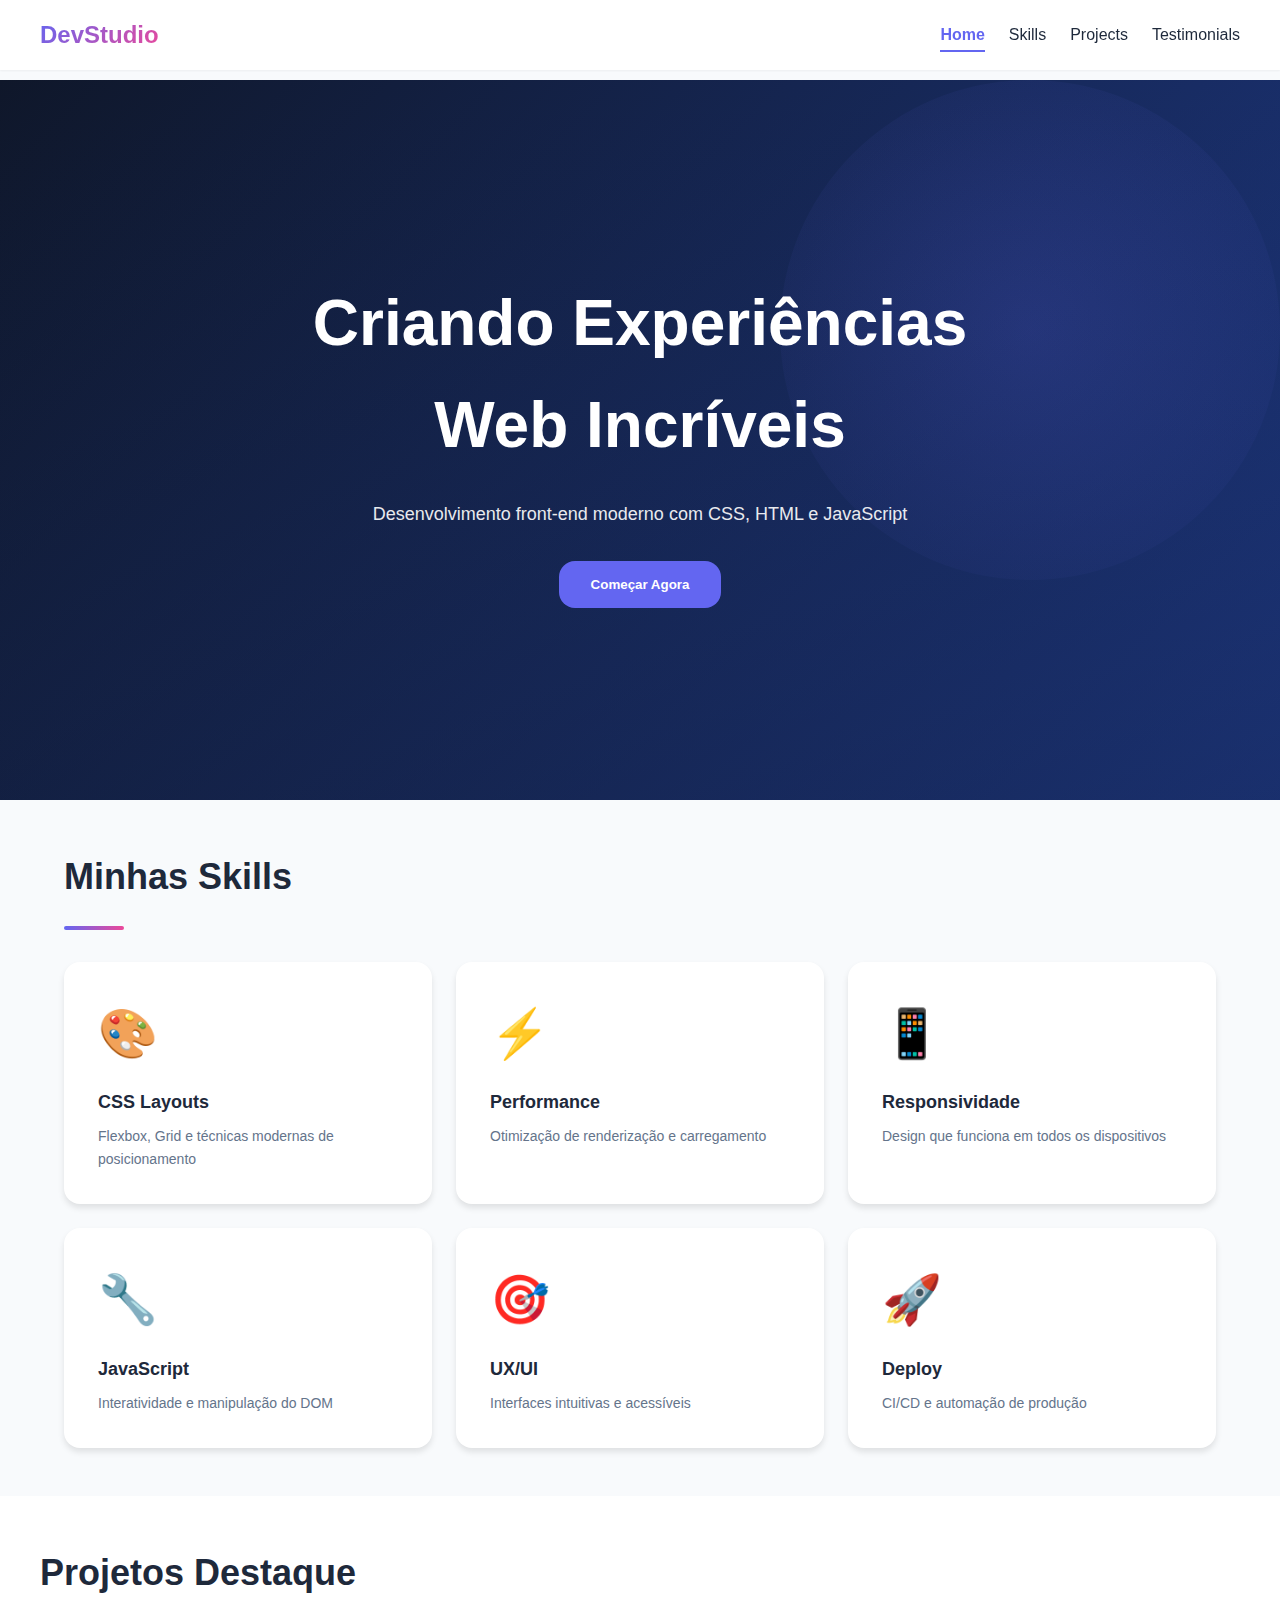
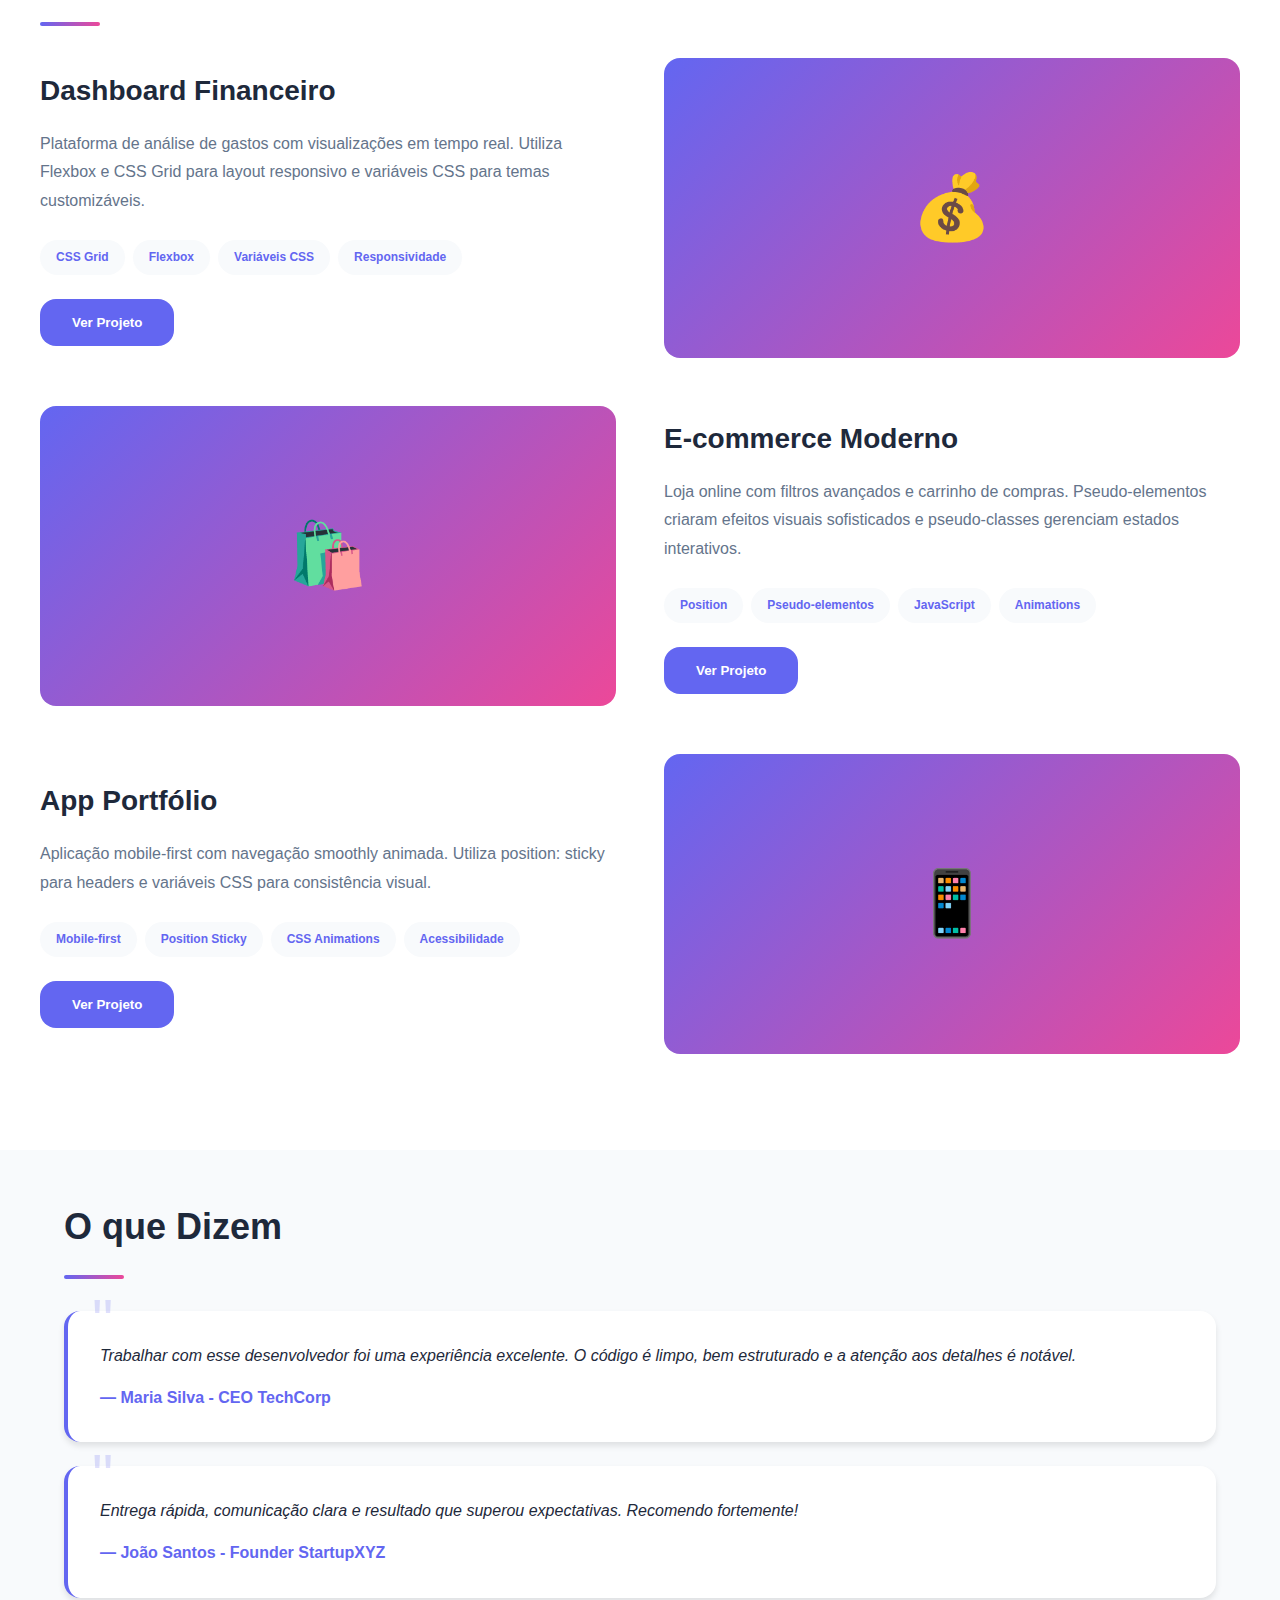
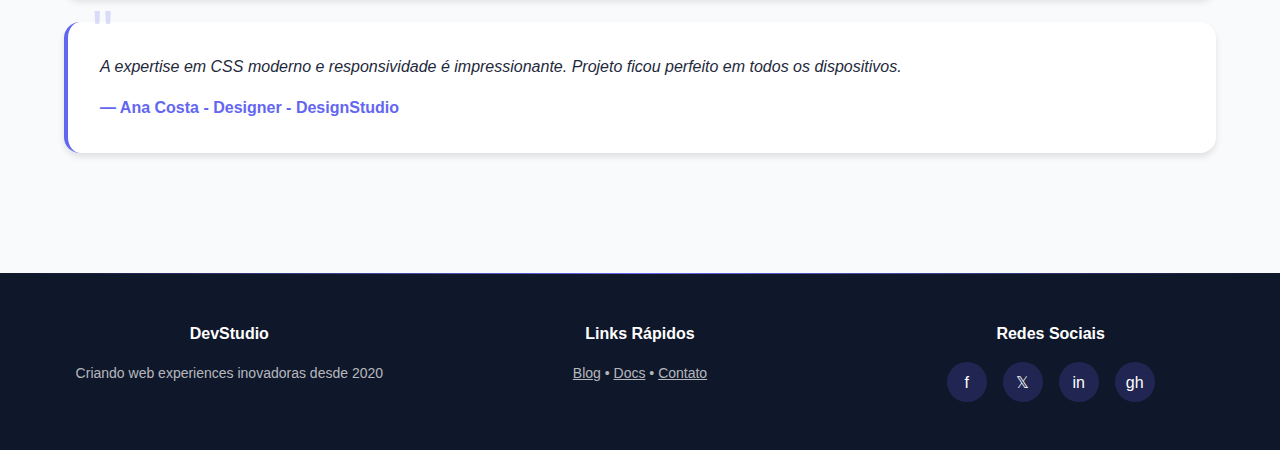
<file: m1/b1/src/index.html>
<!DOCTYPE html>
<html lang="pt-BR">
  <head>
    <meta charset="UTF-8" />
    <meta name="viewport" content="width=device-width, initial-scale=1.0" />
    <link rel="preconnect" href="https://fonts.googleapis.com" />
    <link rel="preconnect" href="https://fonts.gstatic.com" crossorigin />
    <link href="https://fonts.googleapis.com/css2?family=Inter:wght@400;500;700&display=swap" rel="stylesheet" />
    <title>Portfólio - CSS Layouts & Evolution</title>
    <link rel="stylesheet" href="styles.css" />
  </head>
  <body>
    <!-- HEADER FIXO -->
    <header>
      <div class="header-content">
        <div class="logo">DevStudio</div>
        <nav>
          <a href="#" class="active">Home</a>
          <a href="#skills">Skills</a>
          <a href="#projects">Projects</a>
          <a href="#testimonials">Testimonials</a>
        </nav>
      </div>
    </header>

    <main>
      <!-- HERO SECTION -->
      <section class="hero">
        <div class="hero-content">
          <h1>Criando Experiências Web Incríveis</h1>
          <p>Desenvolvimento front-end moderno com CSS, HTML e JavaScript</p>
          <button class="cta-button">Começar Agora</button>
        </div>
      </section>

      <!-- SKILLS SECTION -->
      <section class="skills-section" id="skills">
        <h2 class="section-title">Minhas Skills</h2>
        <div class="skills-grid">
          <div class="skill-card">
            <div class="skill-icon">🎨</div>
            <h3>CSS Layouts</h3>
            <p>Flexbox, Grid e técnicas modernas de posicionamento</p>
          </div>
          <div class="skill-card">
            <div class="skill-icon">⚡</div>
            <h3>Performance</h3>
            <p>Otimização de renderização e carregamento</p>
          </div>
          <div class="skill-card">
            <div class="skill-icon">📱</div>
            <h3>Responsividade</h3>
            <p>Design que funciona em todos os dispositivos</p>
          </div>
          <div class="skill-card">
            <div class="skill-icon">🔧</div>
            <h3>JavaScript</h3>
            <p>Interatividade e manipulação do DOM</p>
          </div>
          <div class="skill-card">
            <div class="skill-icon">🎯</div>
            <h3>UX/UI</h3>
            <p>Interfaces intuitivas e acessíveis</p>
          </div>
          <div class="skill-card">
            <div class="skill-icon">🚀</div>
            <h3>Deploy</h3>
            <p>CI/CD e automação de produção</p>
          </div>
        </div>
      </section>

      <!-- PROJECTS SECTION -->
      <section class="projects-section" id="projects">
        <div class="projects-container">
          <h2 class="section-title">Projetos Destaque</h2>

          <div class="project-item">
            <div class="project-image">💰</div>
            <div class="project-content">
              <h3>Dashboard Financeiro</h3>
              <p>
                Plataforma de análise de gastos com visualizações em tempo real. Utiliza Flexbox e CSS Grid para layout
                responsivo e variáveis CSS para temas customizáveis.
              </p>
              <div class="project-tags">
                <span class="tag">CSS Grid</span>
                <span class="tag">Flexbox</span>
                <span class="tag">Variáveis CSS</span>
                <span class="tag">Responsividade</span>
              </div>
              <button class="cta-button">Ver Projeto</button>
            </div>
          </div>

          <div class="project-item">
            <div class="project-image">🛍️</div>
            <div class="project-content">
              <h3>E-commerce Moderno</h3>
              <p>
                Loja online com filtros avançados e carrinho de compras. Pseudo-elementos criaram efeitos visuais
                sofisticados e pseudo-classes gerenciam estados interativos.
              </p>
              <div class="project-tags">
                <span class="tag">Position</span>
                <span class="tag">Pseudo-elementos</span>
                <span class="tag">JavaScript</span>
                <span class="tag">Animations</span>
              </div>
              <button class="cta-button">Ver Projeto</button>
            </div>
          </div>

          <div class="project-item">
            <div class="project-image">📱</div>
            <div class="project-content">
              <h3>App Portfólio</h3>
              <p>
                Aplicação mobile-first com navegação smoothly animada. Utiliza position: sticky para headers e variáveis
                CSS para consistência visual.
              </p>
              <div class="project-tags">
                <span class="tag">Mobile-first</span>
                <span class="tag">Position Sticky</span>
                <span class="tag">CSS Animations</span>
                <span class="tag">Acessibilidade</span>
              </div>
              <button class="cta-button">Ver Projeto</button>
            </div>
          </div>
        </div>
      </section>

      <!-- TESTIMONIALS SECTION -->
      <section class="testimonials-section" id="testimonials">
        <h2 class="section-title">O que Dizem</h2>

        <div class="testimonial-card">
          <p class="testimonial-text">
            Trabalhar com esse desenvolvedor foi uma experiência excelente. O código é limpo, bem estruturado e a
            atenção aos detalhes é notável.
          </p>
          <p class="testimonial-author">Maria Silva - CEO TechCorp</p>
        </div>

        <div class="testimonial-card">
          <p class="testimonial-text">
            Entrega rápida, comunicação clara e resultado que superou expectativas. Recomendo fortemente!
          </p>
          <p class="testimonial-author">João Santos - Founder StartupXYZ</p>
        </div>

        <div class="testimonial-card">
          <p class="testimonial-text">
            A expertise em CSS moderno e responsividade é impressionante. Projeto ficou perfeito em todos os
            dispositivos.
          </p>
          <p class="testimonial-author">Ana Costa - Designer - DesignStudio</p>
        </div>
      </section>
    </main>

    <!-- FOOTER -->
    <footer>
      <div class="footer-content">
        <div class="footer-section">
          <h4>DevStudio</h4>
          <p>Criando web experiences inovadoras desde 2020</p>
        </div>
        <div class="footer-section">
          <h4>Links Rápidos</h4>
          <p>
            <a href="#" style="color: inherit">Blog</a> • <a href="#" style="color: inherit">Docs</a> •
            <a href="#" style="color: inherit">Contato</a>
          </p>
        </div>
        <div class="footer-section">
          <h4>Redes Sociais</h4>
          <div class="social-links">
            <a href="#">f</a>
            <a href="#">𝕏</a>
            <a href="#">in</a>
            <a href="#">gh</a>
          </div>
        </div>
      </div>
    </footer>

    <!-- SCROLL TO TOP BUTTON -->
    <button class="scroll-to-top" id="scrollToTop">↑</button>

    <script src="./script.js"></script>
  </body>
</html>
</file>
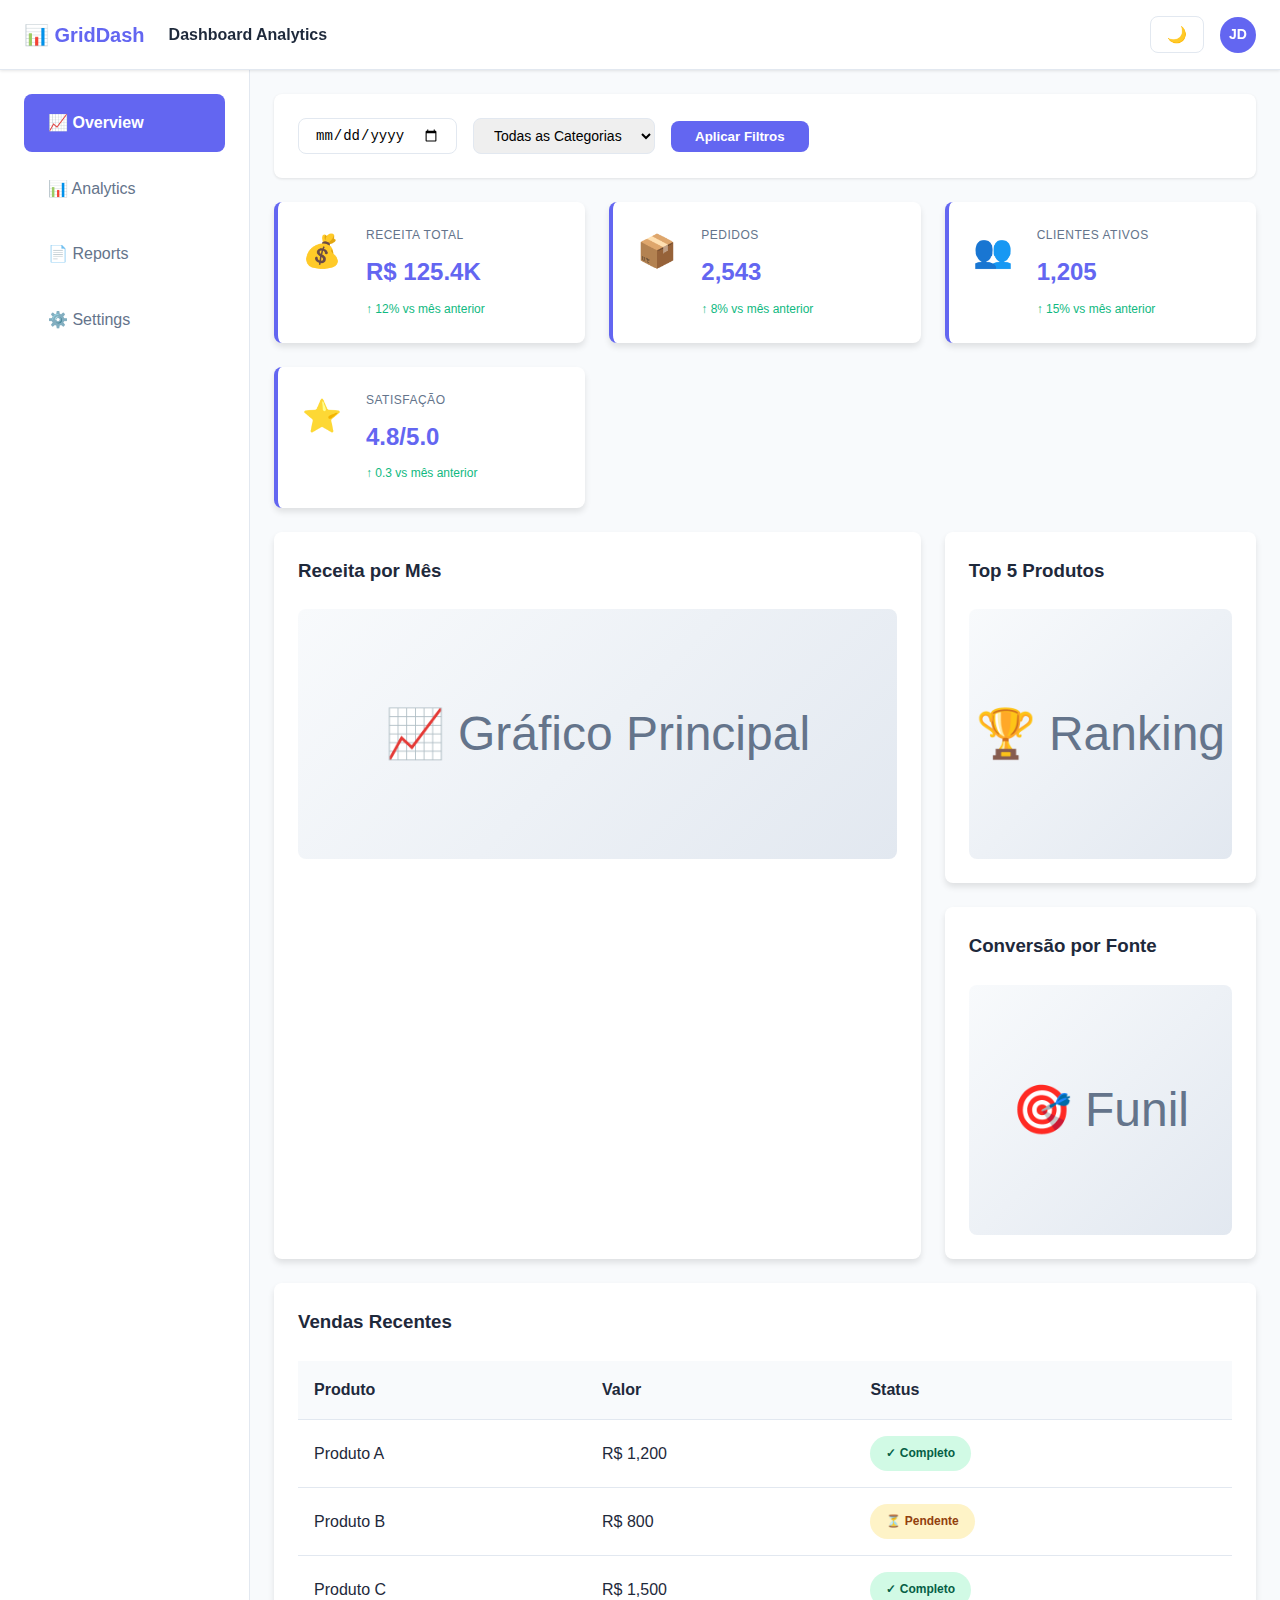
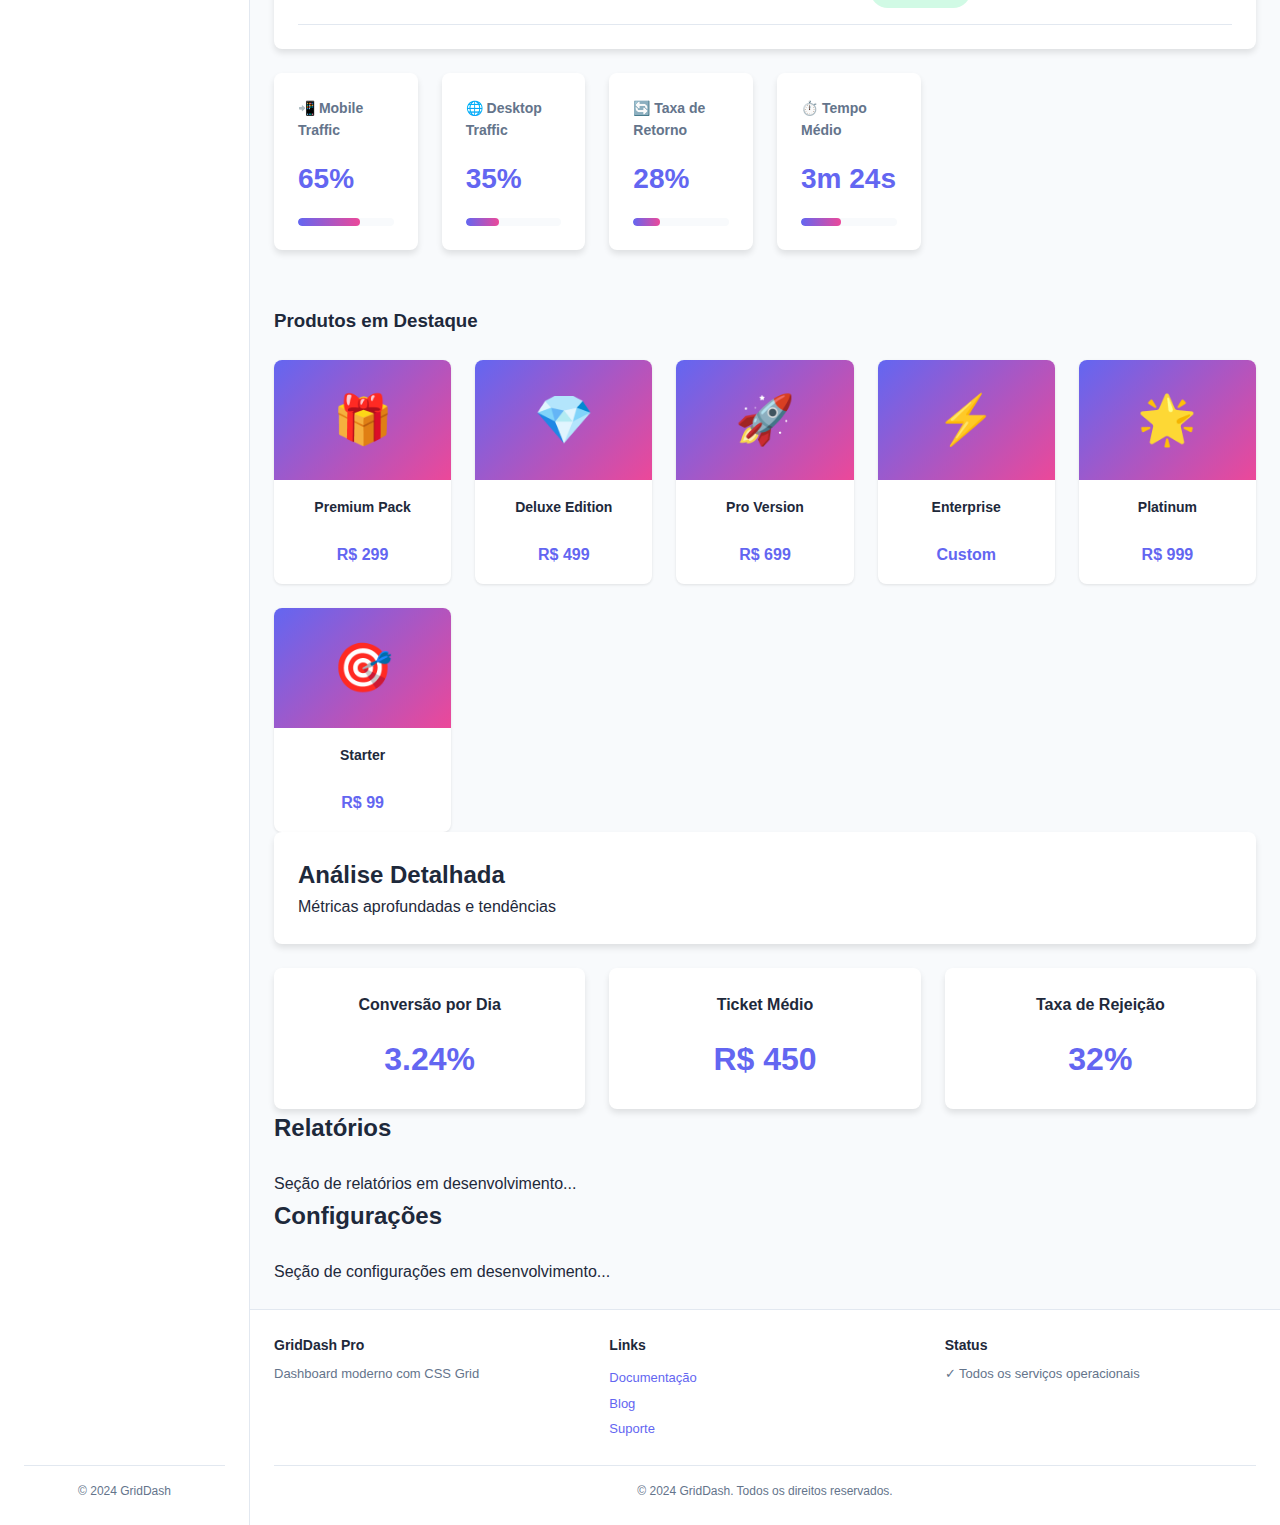
<file: m1/b4/src/index.html>
<!DOCTYPE html>
<html lang="pt-BR">
  <head>
    <meta charset="UTF-8" />
    <meta name="viewport" content="width=device-width, initial-scale=1.0" />
    <title>Dashboard CSS Grid - Exemplo Profissional</title>
    <link rel="stylesheet" href="styles.css" />
  </head>
  <body>
    <div class="app-container">
      <!-- HEADER -->
      <header class="header">
        <div class="header-logo">📊 GridDash</div>
        <div class="header-title">Dashboard Analytics</div>
        <div class="header-actions">
          <button class="btn-theme" id="themeToggle">🌙</button>
          <div class="user-avatar">JD</div>
        </div>
      </header>

      <!-- SIDEBAR -->
      <aside class="sidebar">
        <nav class="sidebar-nav">
          <a href="#" class="nav-item active" data-section="overview">📈 Overview</a>
          <a href="#" class="nav-item" data-section="analytics">📊 Analytics</a>
          <a href="#" class="nav-item" data-section="reports">📄 Reports</a>
          <a href="#" class="nav-item" data-section="settings">⚙️ Settings</a>
        </nav>
        <div class="sidebar-footer">© 2024 GridDash</div>
      </aside>

      <!-- MAIN CONTENT -->
      <main class="main-content">
        <!-- SECTION: OVERVIEW (Padrão) -->
        <section class="content-section" id="overview" style="display: grid">
          <!-- Filtros -->
          <div class="filters-area">
            <input type="date" id="dateFilter" class="filter-input" />
            <select id="categoryFilter" class="filter-input">
              <option value="">Todas as Categorias</option>
              <option value="sales">Vendas</option>
              <option value="marketing">Marketing</option>
              <option value="operations">Operações</option>
            </select>
            <button class="btn-primary" id="applyFilters">Aplicar Filtros</button>
          </div>

          <!-- Cards de Resumo (4 colunas em desktop) -->
          <div class="stats-grid">
            <div class="stat-card">
              <div class="stat-icon">💰</div>
              <div class="stat-info">
                <div class="stat-label">Receita Total</div>
                <div class="stat-value">R$ 125.4K</div>
                <div class="stat-change positive">↑ 12% vs mês anterior</div>
              </div>
            </div>
            <div class="stat-card">
              <div class="stat-icon">📦</div>
              <div class="stat-info">
                <div class="stat-label">Pedidos</div>
                <div class="stat-value">2,543</div>
                <div class="stat-change positive">↑ 8% vs mês anterior</div>
              </div>
            </div>
            <div class="stat-card">
              <div class="stat-icon">👥</div>
              <div class="stat-info">
                <div class="stat-label">Clientes Ativos</div>
                <div class="stat-value">1,205</div>
                <div class="stat-change positive">↑ 15% vs mês anterior</div>
              </div>
            </div>
            <div class="stat-card">
              <div class="stat-icon">⭐</div>
              <div class="stat-info">
                <div class="stat-label">Satisfação</div>
                <div class="stat-value">4.8/5.0</div>
                <div class="stat-change positive">↑ 0.3 vs mês anterior</div>
              </div>
            </div>
          </div>

          <!-- Grid Principal com Template Areas -->
          <div class="dashboard-grid">
            <!-- Chart Principal (Grande) -->
            <div class="chart-card chart-main">
              <h3>Receita por Mês</h3>
              <div class="chart-placeholder">📈 Gráfico Principal</div>
            </div>

            <!-- Top Produtos -->
            <div class="chart-card chart-top">
              <h3>Top 5 Produtos</h3>
              <div class="chart-placeholder">🏆 Ranking</div>
            </div>

            <!-- Conversão por Fonte -->
            <div class="chart-card chart-conversion">
              <h3>Conversão por Fonte</h3>
              <div class="chart-placeholder">🎯 Funil</div>
            </div>

            <!-- Tabela de Vendas Recentes -->
            <div class="chart-card chart-table">
              <h3>Vendas Recentes</h3>
              <table class="sales-table">
                <thead>
                  <tr>
                    <th>Produto</th>
                    <th>Valor</th>
                    <th>Status</th>
                  </tr>
                </thead>
                <tbody>
                  <tr>
                    <td>Produto A</td>
                    <td>R$ 1,200</td>
                    <td><span class="badge completed">✓ Completo</span></td>
                  </tr>
                  <tr>
                    <td>Produto B</td>
                    <td>R$ 800</td>
                    <td><span class="badge pending">⏳ Pendente</span></td>
                  </tr>
                  <tr>
                    <td>Produto C</td>
                    <td>R$ 1,500</td>
                    <td><span class="badge completed">✓ Completo</span></td>
                  </tr>
                </tbody>
              </table>
            </div>

            <!-- Pequenos Cards de Insights -->
            <div class="insight-card">
              <h4>📲 Mobile Traffic</h4>
              <div class="insight-value">65%</div>
              <div class="insight-bar"><div class="bar-fill" style="width: 65%"></div></div>
            </div>

            <div class="insight-card">
              <h4>🌐 Desktop Traffic</h4>
              <div class="insight-value">35%</div>
              <div class="insight-bar"><div class="bar-fill" style="width: 35%"></div></div>
            </div>

            <div class="insight-card">
              <h4>🔄 Taxa de Retorno</h4>
              <div class="insight-value">28%</div>
              <div class="insight-bar"><div class="bar-fill" style="width: 28%"></div></div>
            </div>

            <div class="insight-card">
              <h4>⏱️ Tempo Médio</h4>
              <div class="insight-value">3m 24s</div>
              <div class="insight-bar"><div class="bar-fill" style="width: 42%"></div></div>
            </div>
          </div>

          <!-- Grid Responsivo com Auto-Fit -->
          <div class="responsive-grid">
            <h3 style="grid-column: 1 / -1">Produtos em Destaque</h3>

            <div class="product-card">
              <div class="product-image">🎁</div>
              <div class="product-name">Premium Pack</div>
              <div class="product-price">R$ 299</div>
            </div>

            <div class="product-card">
              <div class="product-image">💎</div>
              <div class="product-name">Deluxe Edition</div>
              <div class="product-price">R$ 499</div>
            </div>

            <div class="product-card">
              <div class="product-image">🚀</div>
              <div class="product-name">Pro Version</div>
              <div class="product-price">R$ 699</div>
            </div>

            <div class="product-card">
              <div class="product-image">⚡</div>
              <div class="product-name">Enterprise</div>
              <div class="product-price">Custom</div>
            </div>

            <div class="product-card">
              <div class="product-image">🌟</div>
              <div class="product-name">Platinum</div>
              <div class="product-price">R$ 999</div>
            </div>

            <div class="product-card">
              <div class="product-image">🎯</div>
              <div class="product-name">Starter</div>
              <div class="product-price">R$ 99</div>
            </div>
          </div>
        </section>

        <!-- SECTION: ANALYTICS (Alternativa) -->
        <section class="content-section analytics-layout" id="analytics" style="display: none">
          <div class="analytics-header">
            <h2>Análise Detalhada</h2>
            <p>Métricas aprofundadas e tendências</p>
          </div>
          <div class="analytics-grid">
            <div class="metric-card">
              <h4>Conversão por Dia</h4>
              <div class="metric-value">3.24%</div>
            </div>
            <div class="metric-card">
              <h4>Ticket Médio</h4>
              <div class="metric-value">R$ 450</div>
            </div>
            <div class="metric-card">
              <h4>Taxa de Rejeição</h4>
              <div class="metric-value">32%</div>
            </div>
          </div>
        </section>

        <!-- SECTION: REPORTS (Alternativa) -->
        <section class="content-section" id="reports" style="display: none">
          <h2>Relatórios</h2>
          <p>Seção de relatórios em desenvolvimento...</p>
        </section>

        <!-- SECTION: SETTINGS (Alternativa) -->
        <section class="content-section" id="settings" style="display: none">
          <h2>Configurações</h2>
          <p>Seção de configurações em desenvolvimento...</p>
        </section>
      </main>

      <!-- FOOTER -->
      <footer class="footer">
        <div class="footer-content">
          <div class="footer-section">
            <h4>GridDash Pro</h4>
            <p>Dashboard moderno com CSS Grid</p>
          </div>
          <div class="footer-section">
            <h4>Links</h4>
            <ul>
              <li><a href="#">Documentação</a></li>
              <li><a href="#">Blog</a></li>
              <li><a href="#">Suporte</a></li>
            </ul>
          </div>
          <div class="footer-section">
            <h4>Status</h4>
            <p>✓ Todos os serviços operacionais</p>
          </div>
        </div>
        <div class="footer-bottom">
          <p>&copy; 2024 GridDash. Todos os direitos reservados.</p>
        </div>
      </footer>
    </div>

    <script src="script.js"></script>
  </body>
</html>
</file>
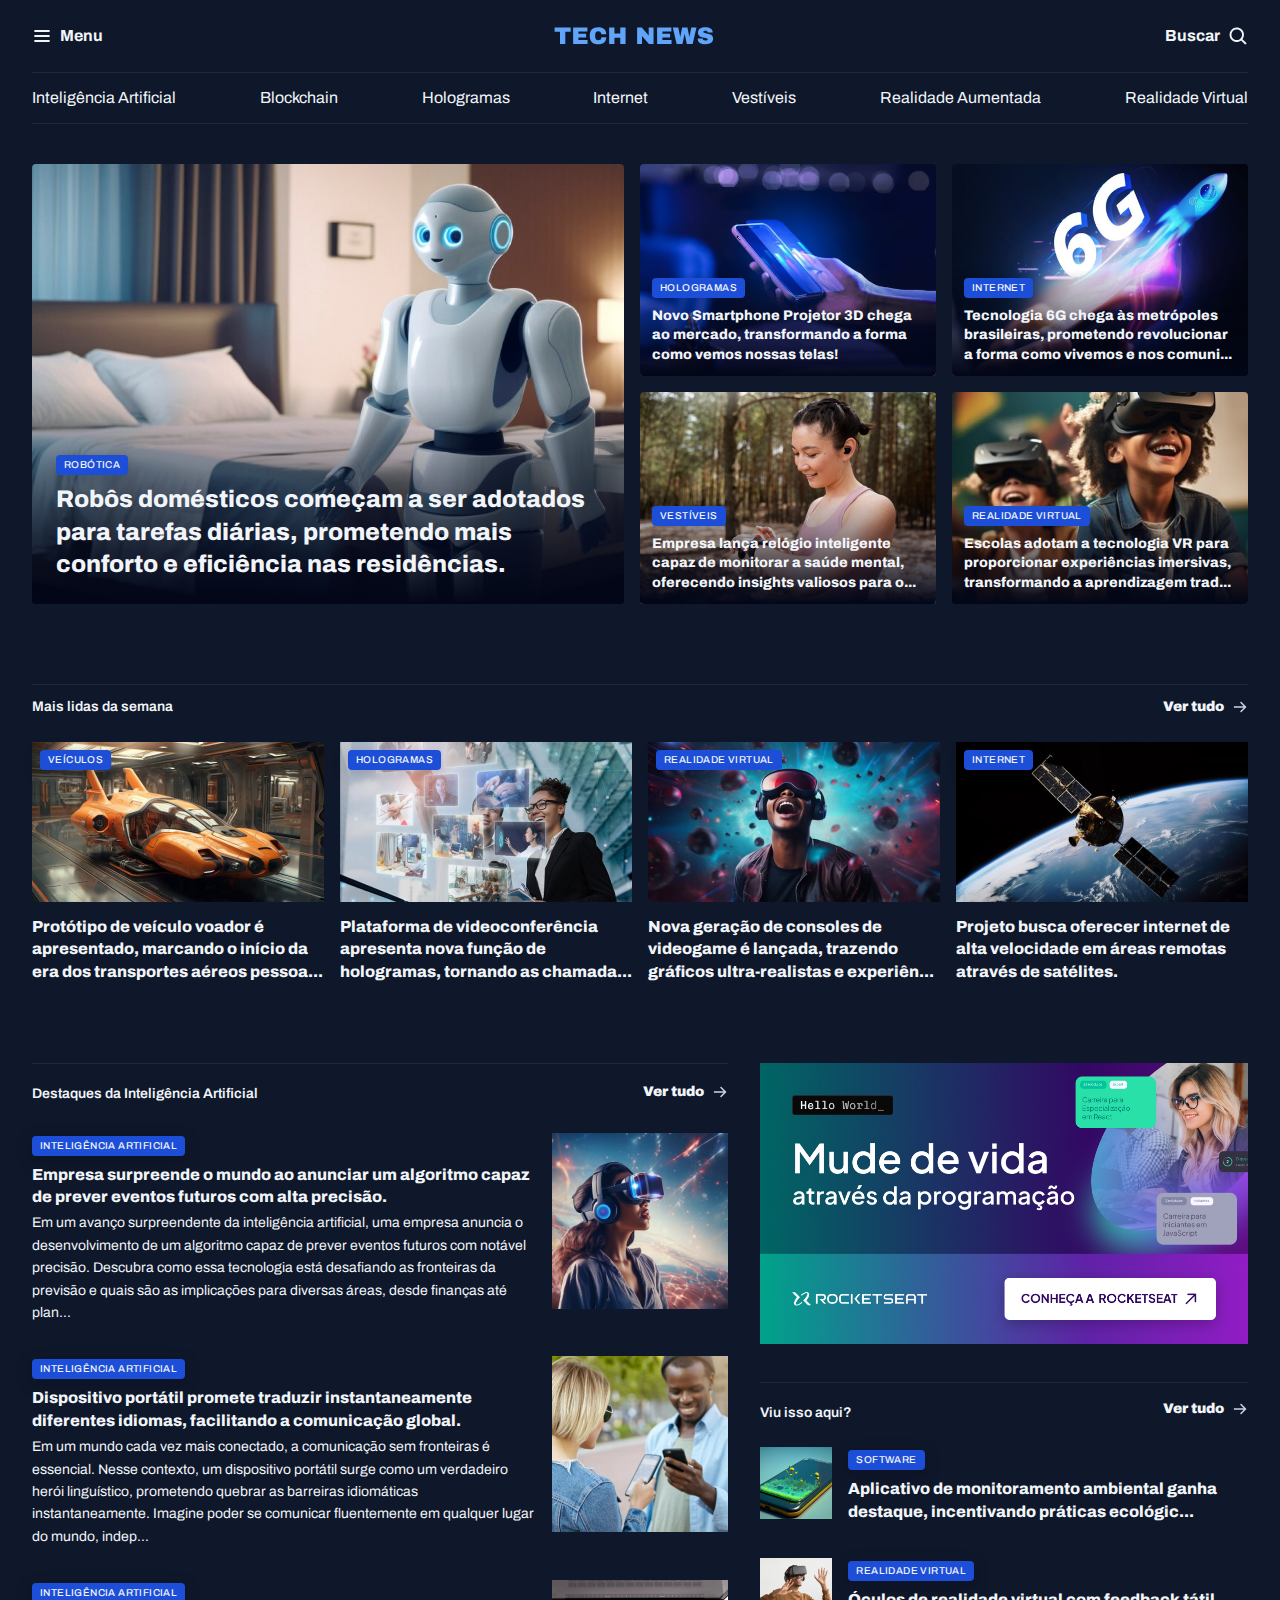
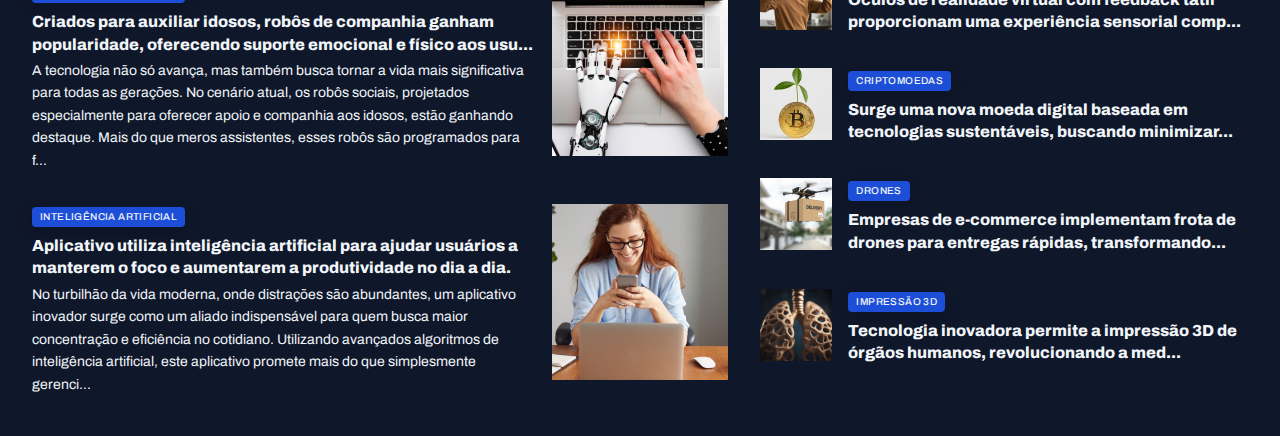
<file: m1/b5/src/index.html>
<!DOCTYPE html>
<html lang="pt-BR">
  <head>
    <link rel="preconnect" href="https://fonts.googleapis.com" />
    <link rel="preconnect" href="https://fonts.gstatic.com" crossorigin />

    <meta charset="UTF-8" />
    <meta name="viewport" content="width=device-width, initial-scale=1.0" />
    <title>Portal de notícias</title>
    <link rel="stylesheet" href="./styles/index.css" />

    <link
      href="https://fonts.googleapis.com/css2?family=Archivo:ital,wght@0,100..900;1,100..900&display=swap"
      rel="stylesheet"
    />
  </head>

  <body>
    <header class="container">
      <nav id="primary" class="grid grid-flow-col">
        <div>
          <img src="./assets/icons/List.svg" alt="ícone de menu" />
          <strong>Menu</strong>
        </div>

        <div>
          <img src="./assets/Logo.svg" alt="TechNews logo" />
        </div>

        <div>
          <strong>Buscar</strong>
          <img src="./assets/icons/MagnifyingGlass.svg" alt="ícone de lupa para pesquisa" />
        </div>
      </nav>
      <nav id="secondary" class="grid grid-flow-col">
        <a href="#">Inteligência Artificial</a>
        <a href="#">Blockchain</a>
        <a href="#">Hologramas</a>
        <a href="#">Internet</a>
        <a href="#">Vestíveis</a>
        <a href="#">Realidade Aumentada</a>
        <a href="#">Realidade Virtual</a>
      </nav>
    </header>

    <main class="grid container">
      <section id="featured" class="grid grid-flow-col gap-16">
        <figure class="card">
          <img
            src="./assets/images/Image 01.png"
            alt="Robôs domésticos começam a ser adotados para tarefas diárias, prometendo mais conforto e
                eficiência nas residências."
          />

          <figcaption>
            <span class="content-tag">robótica</span>
            <h2 class="text-2xl">
              Robôs domésticos começam a ser adotados para tarefas diárias, prometendo mais conforto e eficiência nas
              residências.
            </h2>
          </figcaption>
        </figure>

        <div class="grid grid-cols-2 gap-16">
          <figure class="card">
            <img
              src="./assets/images/Image 02.png"
              alt="Novo Smartphone Projetor 3D chega ao mercado, transformando a forma como vemos nossas telas!"
            />

            <figcaption>
              <span class="content-tag">hologramas</span>
              <h2 class="text-lg">
                Novo Smartphone Projetor 3D chega ao mercado, transformando a forma como vemos nossas telas!
              </h2>
            </figcaption>
          </figure>

          <figure class="card">
            <img
              src="./assets/images/Image 03.png"
              alt="Tecnologia 6G chega às metrópoles brasileiras, prometendo revolucionar a forma como vivemos e nos comunicamos."
            />

            <figcaption>
              <span class="content-tag">internet</span>
              <h2 class="text-lg">
                Tecnologia 6G chega às metrópoles brasileiras, prometendo revolucionar a forma como vivemos e nos
                comuni...
              </h2>
            </figcaption>
          </figure>

          <figure class="card">
            <img
              src="./assets/images/Image 04.png"
              alt="Empresa lança relógio inteligente capaz de monitorar a saúde mental, oferecendo insights valiosos para o bem-estar pessoal."
            />

            <figcaption>
              <span class="content-tag">vestíveis</span>
              <h2 class="text-lg">
                Empresa lança relógio inteligente capaz de monitorar a saúde mental, oferecendo insights valiosos para
                o...
              </h2>
            </figcaption>
          </figure>

          <figure class="card">
            <img
              src="./assets/images/Image 05.png"
              alt="Escolas adotam a tecnologia VR para proporcionar experiências imersivas, transformando a aprendizagem tradicional."
            />

            <figcaption>
              <span class="content-tag">realidade virtual</span>
              <h2 class="text-lg">
                Escolas adotam a tecnologia VR para proporcionar experiências imersivas, transformando a aprendizagem
                trad...
              </h2>
            </figcaption>
          </figure>
        </div>
      </section>

      <section id="weekly">
        <header class="grid grid-flow-col">
          <h3>Mais lidas da semana</h3>
          <a href="#" class="grid grid-flow-col">
            <strong>Ver tudo</strong>
            <span></span>
          </a>
        </header>

        <div class="grid gap-16">
          <figure>
            <span class="content-tag">veículos</span>
            <img src="./assets/images/Image 06.png" alt="" />
            <p>Protótipo de veículo voador é apresentado, marcando o início da era dos transportes aéreos pessoa...</p>
          </figure>

          <figure>
            <span class="content-tag">hologramas</span>
            <img src="./assets/images/Image 07.png" alt="" />
            <p>Plataforma de videoconferência apresenta nova função de hologramas, tornando as chamada...</p>
          </figure>

          <figure>
            <span class="content-tag">realidade virtual</span>
            <img src="./assets/images/Image 08.png" alt="" />
            <p>Nova geração de consoles de videogame é lançada, trazendo gráficos ultra-realistas e experiên...</p>
          </figure>

          <figure>
            <span class="content-tag">internet</span>
            <img src="./assets/images/Image 09.png" alt="" />
            <p>Projeto busca oferecer internet de alta velocidade em áreas remotas através de satélites.</p>
          </figure>
        </div>
      </section>

      <section id="ai">
        <header class="grid grid-flow-col">
          <h3>Destaques da Inteligência Artificial</h3>
          <a href="#" class="grid grid-flow-col">
            <strong>Ver tudo</strong>
            <span></span>
          </a>
        </header>

        <div class="grid gap-32">
          <article class="grid grid-flow-col gap-16">
            <div>
              <span class="content-tag">Inteligência Artificial</span>
              <h3 class="text-xl">
                Empresa surpreende o mundo ao anunciar um algoritmo capaz de prever eventos futuros com alta precisão.
              </h3>
              <p class="text-sm">
                Em um avanço surpreendente da inteligência artificial, uma empresa anuncia o desenvolvimento de um
                algoritmo capaz de prever eventos futuros com notável precisão. Descubra como essa tecnologia está
                desafiando as fronteiras da previsão e quais são as implicações para diversas áreas, desde finanças até
                plan...
              </p>
            </div>
            <div>
              <img src="./assets/images/Image 10.png" alt="" />
            </div>
          </article>

          <article class="grid grid-flow-col gap-16">
            <div>
              <span class="content-tag">Inteligência Artificial</span>
              <h3 class="text-xl">
                Dispositivo portátil promete traduzir instantaneamente diferentes idiomas, facilitando a comunicação
                global.
              </h3>
              <p class="text-sm">
                Em um mundo cada vez mais conectado, a comunicação sem fronteiras é essencial. Nesse contexto, um
                dispositivo portátil surge como um verdadeiro herói linguístico, prometendo quebrar as barreiras
                idiomáticas instantaneamente. Imagine poder se comunicar fluentemente em qualquer lugar do mundo,
                indep...
              </p>
            </div>
            <div>
              <img src="./assets/images/Image 11.png" alt="" />
            </div>
          </article>

          <article class="grid grid-flow-col gap-16">
            <div>
              <span class="content-tag">Inteligência Artificial</span>
              <h3 class="text-xl">
                Criados para auxiliar idosos, robôs de companhia ganham popularidade, oferecendo suporte emocional e
                físico aos usu...
              </h3>
              <p class="text-sm">
                A tecnologia não só avança, mas também busca tornar a vida mais significativa para todas as gerações. No
                cenário atual, os robôs sociais, projetados especialmente para oferecer apoio e companhia aos idosos,
                estão ganhando destaque. Mais do que meros assistentes, esses robôs são programados para f...
              </p>
            </div>
            <div>
              <img src="./assets/images/Image 12.png" alt="" />
            </div>
          </article>

          <article class="grid grid-flow-col gap-16">
            <div>
              <span class="content-tag">Inteligência Artificial</span>
              <h3 class="text-xl">
                Aplicativo utiliza inteligência artificial para ajudar usuários a manterem o foco e aumentarem a
                produtividade no dia a dia.
              </h3>
              <p class="text-sm">
                No turbilhão da vida moderna, onde distrações são abundantes, um aplicativo inovador surge como um
                aliado indispensável para quem busca maior concentração e eficiência no cotidiano. Utilizando avançados
                algoritmos de inteligência artificial, este aplicativo promete mais do que simplesmente gerenci...
              </p>
            </div>
            <div>
              <img src="./assets/images/Image 13.png" alt="" />
            </div>
          </article>
        </div>
      </section>

      <aside>
        <div id="ads">
          <img src="./assets/Ads.png" alt="" />
        </div>

        <section id="more">
          <header class="grid grid-flow-col">
            <h3>Viu isso aqui?</h3>
            <a href="#" class="grid grid-flow-col">
              <strong>Ver tudo</strong>
              <span></span>
            </a>
          </header>

          <div class="grid gap-32">
            <article class="grid grid-flow-col gap-16">
              <div>
                <img
                  src="./assets/images/Image 14.png"
                  alt="Aplicativo de monitoramento ambiental ganha destaque, incentivando práticas ecológicas e promovendo a conscientização."
                />
              </div>

              <div>
                <span class="content-tag">Software</span>
                <h3 class="text-xl">
                  Aplicativo de monitoramento ambiental ganha destaque, incentivando práticas ecológic...
                </h3>
              </div>
            </article>

            <article class="grid grid-flow-col gap-16">
              <div>
                <img
                  src="./assets/images/Image 15.png"
                  alt="Óculos de realidade virtual com feedback tátil proporcionam uma experiência sensorial completa, imergindo usuários em ambientes digitais."
                />
              </div>

              <div>
                <span class="content-tag">Realidade virtual</span>
                <h3 class="text-xl">
                  Óculos de realidade virtual com feedback tátil proporcionam uma experiência sensorial comp...
                </h3>
              </div>
            </article>

            <article class="grid grid-flow-col gap-16">
              <div>
                <img
                  src="./assets/images/Image 16.png"
                  alt="Surge uma nova moeda digital baseada em tecnologias sustentáveis, buscando minimizar o impacto ambiental associado à mineração de criptomoedas."
                />
              </div>

              <div>
                <span class="content-tag">criptomoedas</span>
                <h3 class="text-xl">
                  Surge uma nova moeda digital baseada em tecnologias sustentáveis, buscando minimizar...
                </h3>
              </div>
            </article>

            <article class="grid grid-flow-col gap-16">
              <div>
                <img
                  src="assets/images/Image 17.png"
                  alt="Empresas de e-commerce implementam frota de drones para entregas rápidas, transformando o cenário do comércio online."
                />
              </div>

              <div>
                <span class="content-tag">Drones</span>
                <h3 class="text-xl">
                  Empresas de e-commerce implementam frota de drones para entregas rápidas, transformando...
                </h3>
              </div>
            </article>

            <article class="grid grid-flow-col gap-16">
              <div>
                <img
                  src="assets/images/Image 18.png"
                  alt="Tecnologia inovadora permite a impressão 3D de órgãos humanos, revolucionando a medicina e a lista de espera por transplantes."
                />
              </div>

              <div>
                <span class="content-tag">Impressão 3D</span>
                <h3 class="text-xl">
                  Tecnologia inovadora permite a impressão 3D de órgãos humanos, revolucionando a med...
                </h3>
              </div>
            </article>
          </div>
        </section>
      </aside>
    </main>
  </body>
</html>
</file>
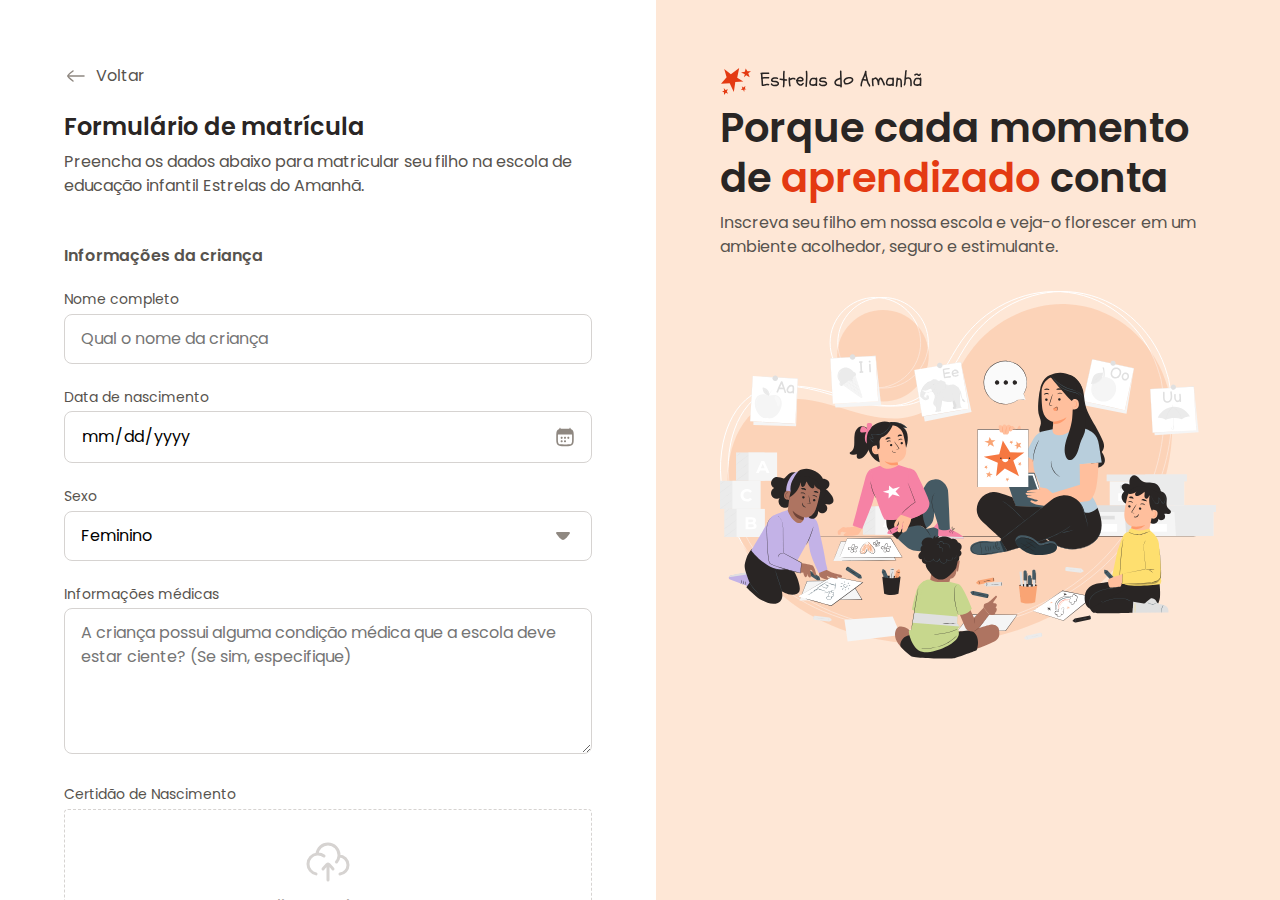
<file: m2/b2/src/index.html>
<!DOCTYPE html>
<html lang="pt-BR">
  <head>
    <link rel="preconnect" href="https://fonts.googleapis.com" />
    <link rel="preconnect" href="https://fonts.gstatic.com" crossorigin />
    <meta charset="UTF-8" />
    <meta name="viewport" content="width=device-width, initial-scale=1.0" />
    <title>Estrelas do Amanhã</title>

    <link rel="stylesheet" href="./styles/index.css" />
    <link
      href="https://fonts.googleapis.com/css2?family=Poppins:ital,wght@0,100;0,200;0,300;0,400;0,500;0,600;0,700;0,800;0,900;1,100;1,200;1,300;1,400;1,500;1,600;1,700;1,800;1,900&display=swap"
      rel="stylesheet"
    />
  </head>

  <body>
    <div id="app">
      <main>
        <div class="main-container">
          <div class="back">
            <img src="./assets/icons/arrow-left-02.svg" alt="Ícone de voltar" />
            <span>Voltar</span>
          </div>

          <h1>Formulário de matrícula</h1>
          <p>Preencha os dados abaixo para matricular seu filho na escola de educação infantil Estrelas do Amanhã.</p>

          <form method="post" enctype="multipart/form-data">
            <fieldset class="child-info">
              <legend>Informações da criança</legend>

              <div class="input-wrapper">
                <label for="fullname">Nome completo</label>
                <input id="fullname" name="fullname" type="text" placeholder="Qual o nome da criança" />
              </div>

              <div class="input-wrapper">
                <label for="birth">Data de nascimento</label>
                <input type="date" name="birth" id="birth" lang="pt-BR" />
              </div>

              <div class="select-wrapper">
                <label for="gender">Sexo</label>
                <select name="gender" id="gender">
                  <option value="female">Feminino</option>
                  <option value="male">Masculino</option>
                  <option value="na">Prefiro não responder</option>
                </select>
              </div>

              <div class="textarea-wrapper">
                <label for="medical-info">Informações médicas</label>
                <textarea
                  name="medical-info"
                  id="medical-info"
                  cols="30"
                  rows="5"
                  placeholder="A criança possui alguma condição médica que a escola deve estar ciente? (Se sim, especifique)"
                ></textarea>
              </div>

              <div class="droparea-wrapper">
                <label for="birth-file">Certidão de Nascimento</label>

                <div class="dropzone">
                  <input type="file" id="birth-file" name="birth-file" />
                  <svg width="48" height="48" viewBox="0 0 48 48" fill="none" xmlns="http://www.w3.org/2000/svg">
                    <path
                      d="M34.9552 18.0221C34.97 18.022 34.985 18.022 35 18.022C39.9706 18.022 44 22.0588 44 27.0386C44 31.6796 40.5 35.5016 36 36M34.9552 18.0221C34.9848 17.6921 35 17.3579 35 17.0202C35 10.9339 30.0752 6 24 6C18.2465 6 13.5247 10.4253 13.0408 16.0638M34.9552 18.0221C34.7506 20.2952 33.8572 22.3692 32.4856 24.033M13.0408 16.0638C7.96796 16.5475 4 20.8278 4 26.0366C4 30.8834 7.43552 34.9264 12 35.8546M13.0408 16.0638C13.3565 16.0337 13.6765 16.0183 14 16.0183C16.2516 16.0183 18.3295 16.7639 20.001 18.022"
                      stroke="#D6D3D1"
                      stroke-width="3"
                      stroke-linecap="round"
                      stroke-linejoin="round"
                    />
                    <path
                      d="M24 26V42M24 26C22.5996 26 19.9831 29.9886 19 31M24 26C25.4004 26 28.017 29.9886 29 31"
                      stroke="#D6D3D1"
                      stroke-width="3"
                      stroke-linecap="round"
                      stroke-linejoin="round"
                    />
                  </svg>
                  <p>
                    Clique aqui para <br />
                    selecionar os arquivos
                  </p>
                </div>
              </div>
            </fieldset>

            <fieldset class="address">
              <legend>Endereço residencial</legend>

              <div class="input-wrapper">
                <label for="cep">CEP</label>
                <input type="text" id="cep" name="cep" />
              </div>

              <div class="flex">
                <div class="input-wrapper flex-2">
                  <label for="street">Rua</label>
                  <input type="text" id="street" name="street" value="Rua das Flores" disabled />
                </div>

                <div class="input-wrapper flex-1">
                  <label for="number">Número</label>
                  <input type="number" id="number" name="number" />
                </div>
              </div>

              <div class="flex">
                <div class="input-wrapper flex-2">
                  <label for="city">Cidade</label>
                  <input type="text" id="city" name="city" value="São Paulo" disabled />
                </div>

                <div class="input-wrapper flex-1">
                  <label for="state">Estado</label>
                  <input type="text" id="state" name="state" disabled value="SP" />
                </div>
              </div>
            </fieldset>

            <fieldset class="gardian">
              <legend>Informações do responsável</legend>

              <div class="input-wrapper">
                <label for="gardian">Nome do responsável</label>
                <input type="text" id="gardian" name="gardian" />
                <small>Principal responsável legal e contato de emergência</small>
              </div>

              <div class="input-wrapper">
                <label for="phone">Telefone</label>
                <input type="text" id="phone" name="phone" placeholder="(10) 9 8765-4321" />
              </div>

              <div class="input-wrapper">
                <label for="mail">Email</label>
                <input type="email" name="mail" id="mail" required />
                <div class="error">
                  <img src="./assets/icons/alert-circle.svg" alt="ícone de alerta vermelho" />
                  <span>Insira um e-mail válido</span>
                </div>
              </div>
            </fieldset>

            <fieldset class="enroll-options">
              <legend>Opções de matrícula</legend>

              <div class="input-wrapper">
                <label>Selecione o turno de estudo</label>

                <div class="radio-wrapper">
                  <div class="radio-inner">
                    <div class="radio-image"></div>
                    <input type="radio" name="study-shift" value="morning" id="morning" />
                    <img src="./assets/icons/sun-cloud-02.svg" alt="ícone de sol com nuvem" />
                    <label for="morning">Manhã</label>
                  </div>

                  <div class="radio-inner">
                    <div class="radio-image"></div>
                    <input type="radio" name="study-shift" value="evening" id="evening" />
                    <img src="./assets/icons/sun-02.svg" alt="ícone de sol" />
                    <label for="evening">Tarde</label>
                  </div>
                </div>
              </div>

              <div class="input-wrapper">
                <label>Em qual esporte você gostaria de inscrever seu filho?</label>

                <div class="radio-wrapper">
                  <div class="radio-inner">
                    <div class="radio-image"></div>
                    <input type="radio" name="sport" id="football" />
                    <img src="./assets/icons/football.svg" alt="ícone de futebol" />
                    <label for="football">Futebol</label>
                  </div>

                  <div class="radio-inner">
                    <div class="radio-image"></div>
                    <input type="radio" name="sport" id="basketball" />
                    <img src="./assets/icons/basketball-02.svg" alt="ícone de basquete" />
                    <label for="basketball">Basquete</label>
                  </div>

                  <div class="radio-inner">
                    <div class="radio-image"></div>
                    <input type="radio" name="sport" id="swimming" />
                    <img src="./assets/icons/swimming.svg" alt="ícone de natação" />
                    <label for="swimming">Natação</label>
                  </div>

                  <div class="radio-inner">
                    <div class="radio-image"></div>
                    <input type="radio" name="sport" id="yoga" />
                    <img src="./assets/icons/yoga-02.svg" alt="ícone de yoga" />
                    <label for="yoga">Yoga</label>
                  </div>

                  <div class="radio-inner">
                    <div class="radio-image"></div>
                    <input type="radio" name="sport" id="volleyball" />
                    <img src="./assets/icons/volleyball.svg" alt="ícone de volleyball" />
                    <label for="volleyball">Vôlei</label>
                  </div>

                  <div class="radio-inner">
                    <div class="radio-image"></div>
                    <input type="radio" name="sport" id="boxing" />
                    <img src="./assets/icons/boxing-glove-01.svg" alt="ícone de boxing" />
                    <label for="boxing">Boxe</label>
                  </div>
                </div>
              </div>
            </fieldset>

            <div class="terms-wrapper input-wrapper checkbox-wrapper">
              <div class="checkbox-image"></div>
              <input type="checkbox" name="terms" id="terms" />

              <label for="terms">
                Declaro que li e concordo com os <strong>Termos e Condições</strong> e com a
                <strong>Política de Privacidade</strong> da escola Estrela do Amanhã.
              </label>
            </div>

            <div class="actions-wrapper">
              <button class="btn-secondary" type="button">Salvar respostas</button>

              <button class="btn-primary" type="submit">Fazer matrícula</button>
            </div>
          </form>
        </div>
      </main>

      <aside>
        <div class="aside-container">
          <header>
            <img src="./assets/logo.svg" alt="Logo Estrelas do Amanhã" />
            <h2>
              Porque cada momento de
              <span> aprendizado </span>
              conta
            </h2>
            <p>Inscreva seu filho em nossa escola e veja-o florescer em um ambiente acolhedor, seguro e estimulante.</p>
          </header>

          <img src="./assets/Illustration.svg" alt="Ilustração de um professora com crianças prestando atenção" />
        </div>
      </aside>
    </div>
  </body>
</html>
</file>
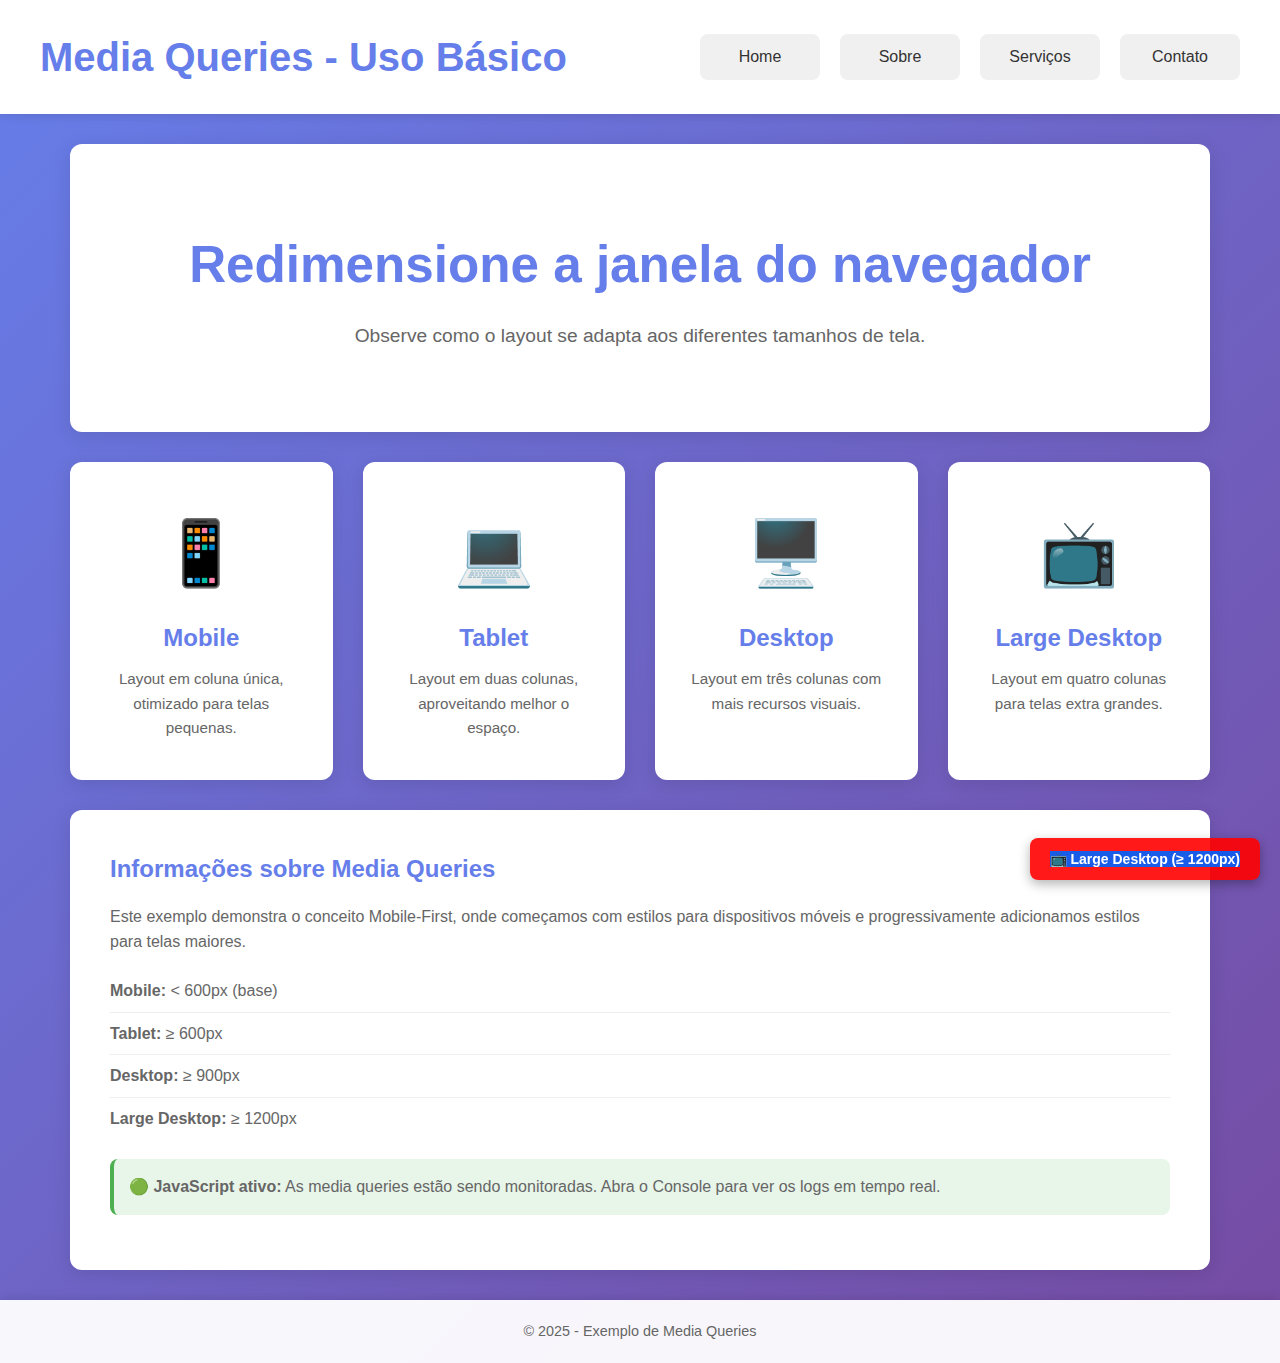
<file: m4/b1/e1/index.html>
<!DOCTYPE html>
<html lang="pt-BR">
  <head>
    <meta charset="UTF-8" />
    <meta name="viewport" content="width=device-width, initial-scale=1.0" />
    <title>Uso Básico - Media Queries</title>

    <link rel="stylesheet" href="./src/styles.css" />

    <script src="./src/script.js" defer></script>
  </head>
  <body>
    <div class="debug-indicator"></div>

    <header class="header">
      <h1>Media Queries - Uso Básico</h1>
      <nav class="nav">
        <a href="#home">Home</a>
        <a href="#sobre">Sobre</a>
        <a href="#servicos">Serviços</a>
        <a href="#contato">Contato</a>
      </nav>
    </header>

    <main class="container">
      <section class="hero">
        <h2>Redimensione a janela do navegador</h2>
        <p>Observe como o layout se adapta aos diferentes tamanhos de tela.</p>
      </section>

      <section class="cards">
        <article class="card">
          <div class="card-icon">📱</div>
          <h3>Mobile</h3>
          <p>Layout em coluna única, otimizado para telas pequenas.</p>
        </article>

        <article class="card">
          <div class="card-icon">💻</div>
          <h3>Tablet</h3>
          <p>Layout em duas colunas, aproveitando melhor o espaço.</p>
        </article>

        <article class="card">
          <div class="card-icon">🖥️</div>
          <h3>Desktop</h3>
          <p>Layout em três colunas com mais recursos visuais.</p>
        </article>

        <article class="card">
          <div class="card-icon">📺</div>
          <h3>Large Desktop</h3>
          <p>Layout em quatro colunas para telas extra grandes.</p>
        </article>
      </section>

      <section class="info-box">
        <h3>Informações sobre Media Queries</h3>
        <p>
          Este exemplo demonstra o conceito Mobile-First, onde começamos com estilos para dispositivos móveis e
          progressivamente adicionamos estilos para telas maiores.
        </p>
        <ul>
          <li><strong>Mobile:</strong> &lt; 600px (base)</li>
          <li><strong>Tablet:</strong> ≥ 600px</li>
          <li><strong>Desktop:</strong> ≥ 900px</li>
          <li><strong>Large Desktop:</strong> ≥ 1200px</li>
        </ul>
      </section>
    </main>

    <footer class="footer">
      <p>&copy; 2025 - Exemplo de Media Queries</p>
    </footer>
  </body>
</html>
</file>
<file: m1/b1/styles.css>
/* ============================================
    INTRODUÇÃO: VARIÁVEIS CSS (Custom Properties)
    Define valores reutilizáveis globalmente
  ============================================ */
:root {
  /* Cores do tema */
  --primary: #6366f1;
  --primary-dark: #4f46e5;
  --secondary: #ec4899;
  --accent: #f59e0b;
  --bg-dark: #0f172a;
  --bg-light: #f8fafc;
  --text-dark: #1e293b;
  --text-light: #64748b;
  --border: #e2e8f0;

  /* Espaçamento */
  --space-xs: 4px;
  --space-sm: 8px;
  --space-md: 16px;
  --space-lg: 24px;
  --space-xl: 32px;
  --space-2xl: 48px;

  /* Tipografia */
  --font-sans: -apple-system, BlinkMacSystemFont, "Segoe UI", Roboto, sans-serif;
  --font-mono: "Courier New", monospace;

  /* Dimensões */
  --radius: 8px;
  --radius-lg: 16px;
  --shadow-sm: 0 1px 2px rgba(0, 0, 0, 0.05);
  --shadow-md: 0 4px 6px rgba(0, 0, 0, 0.1);
  --shadow-lg: 0 10px 25px rgba(0, 0, 0, 0.15);

  /* Transições */
  --transition: all 0.3s ease;
}

* {
  margin: 0;
  padding: 0;
  box-sizing: border-box;
}

body {
  font-family: var(--font-sans);
  color: var(--text-dark);
  background-color: var(--bg-light);
  line-height: 1.6;
}

/* ============================================
HEADER FIXO - Usando position: fixed
Fica no topo mesmo ao fazer scroll
============================================ */
header {
  position: fixed;
  top: 0;
  left: 0;
  width: 100%;
  background: rgba(255, 255, 255, 0.95);
  backdrop-filter: blur(10px);
  z-index: 1000;
  box-shadow: var(--shadow-sm);
  padding: var(--space-md) var(--space-lg);
}

.header-content {
  max-width: 1200px;
  margin: 0 auto;
  display: flex;
  justify-content: space-between;
  align-items: center;
}

.logo {
  font-size: 24px;
  font-weight: bold;
  background: linear-gradient(135deg, var(--primary), var(--secondary));
  -webkit-background-clip: text;
  -webkit-text-fill-color: transparent;
  background-clip: text;
}

nav {
  display: flex;
  gap: var(--space-lg);
}

/* Pseudo-classe: hover */
nav a {
  text-decoration: none;
  color: var(--text-dark);
  transition: var(--transition);
  position: relative;
}

/* Pseudo-elemento: after para underline animado */
nav a::after {
  content: "";
  position: absolute;
  bottom: -4px;
  left: 0;
  width: 0;
  height: 2px;
  background: var(--primary);
  transition: var(--transition);
}

nav a:hover::after {
  width: 100%;
}

/* Pseudo-classe: active para página atual */
nav a.active {
  color: var(--primary);
  font-weight: 600;
}

nav a.active::after {
  width: 100%;
}

/* ============================================
MAIN CONTENT - Compensar header fixo
============================================ */
main {
  padding-top: 80px;
}

/* ============================================
HERO SECTION - position: relative como base
============================================ */
.hero {
  position: relative;
  min-height: 80vh;
  display: flex;
  align-items: center;
  justify-content: center;
  background: linear-gradient(135deg, var(--bg-dark) 0%, #1e3a8a 100%);
  color: white;
  overflow: hidden;
  padding: var(--space-2xl);
}

/* Pseudo-elemento: before para fundo decorativo */
.hero::before {
  content: "";
  position: absolute;
  top: 0;
  right: 0;
  width: 500px;
  height: 500px;
  background: radial-gradient(circle, rgba(99, 102, 241, 0.2), transparent);
  border-radius: 50%;
  animation: float 6s ease-in-out infinite;
}

/* Pseudo-elemento: after para sobreposição */
.hero::after {
  content: "";
  position: absolute;
  bottom: 0;
  left: 0;
  width: 100%;
  height: 100%;
  background: linear-gradient(180deg, transparent 0%, rgba(15, 23, 42, 0.3) 100%);
  pointer-events: none;
}

@keyframes float {
  0%,
  100% {
    transform: translateY(0px);
  }
  50% {
    transform: translateY(-30px);
  }
}

.hero-content {
  position: relative;
  z-index: 1;
  text-align: center;
  max-width: 800px;
}

.hero h1 {
  font-size: clamp(32px, 8vw, 64px);
  margin-bottom: var(--space-lg);
  font-weight: 800;
}

.hero p {
  font-size: 18px;
  opacity: 0.9;
  margin-bottom: var(--space-xl);
}

.cta-button {
  display: inline-block;
  padding: var(--space-md) var(--space-xl);
  background: var(--primary);
  color: white;
  text-decoration: none;
  border-radius: var(--radius-lg);
  font-weight: 600;
  transition: var(--transition);
  position: relative;
  overflow: hidden;
  border: none;
  cursor: pointer;
}

/* Pseudo-elemento: before para efeito de hover */
.cta-button::before {
  content: "";
  position: absolute;
  top: 0;
  left: -100%;
  width: 100%;
  height: 100%;
  background: var(--primary-dark);
  transition: var(--transition);
  z-index: -1;
}

.cta-button:hover::before {
  left: 0;
}

.cta-button:hover {
  transform: translateY(-2px);
  box-shadow: var(--shadow-lg);
}

/* ============================================
SKILLS SECTION - position: absolute para detalhe
============================================ */
.skills-section {
  padding: var(--space-2xl) var(--space-lg);
  max-width: 1200px;
  margin: 0 auto;
}

.section-title {
  font-size: 36px;
  font-weight: 800;
  margin-bottom: var(--space-xl);
  position: relative;
  padding-bottom: var(--space-lg);
}

/* Pseudo-elemento: after para linha decorativa */
.section-title::after {
  content: "";
  position: absolute;
  bottom: 0;
  left: 0;
  width: 60px;
  height: 4px;
  background: linear-gradient(90deg, var(--primary), var(--secondary));
  border-radius: 2px;
}

.skills-grid {
  display: grid;
  grid-template-columns: repeat(auto-fit, minmax(280px, 1fr));
  gap: var(--space-lg);
}

.skill-card {
  background: white;
  padding: var(--space-xl);
  border-radius: var(--radius-lg);
  box-shadow: var(--shadow-md);
  position: relative;
  transition: var(--transition);
  border: 2px solid transparent;
}

/* Pseudo-classe: hover e focus-within */
.skill-card:hover {
  transform: translateY(-8px);
  box-shadow: var(--shadow-lg);
  border-color: var(--primary);
}

.skill-card:focus-within {
  outline: 2px solid var(--primary);
  outline-offset: 2px;
}

/* Pseudo-elemento: before para barra lateral colorida */
.skill-card::before {
  content: "";
  position: absolute;
  left: 0;
  top: 0;
  height: 4px;
  width: 100%;
  background: linear-gradient(90deg, var(--primary), var(--secondary));
  border-radius: var(--radius-lg) var(--radius-lg) 0 0;
  transform: scaleX(0);
  transform-origin: left;
  transition: var(--transition);
}

.skill-card:hover::before {
  transform: scaleX(1);
}

.skill-icon {
  font-size: 48px;
  margin-bottom: var(--space-md);
}

.skill-card h3 {
  font-size: 18px;
  margin-bottom: var(--space-sm);
}

.skill-card p {
  color: var(--text-light);
  font-size: 14px;
}

/* ============================================
PROJECTS SECTION - position: sticky
============================================ */
.projects-section {
  padding: var(--space-2xl) var(--space-lg);
  background: white;
  position: relative;
}

.projects-container {
  max-width: 1200px;
  margin: 0 auto;
}

.project-item {
  display: grid;
  grid-template-columns: 1fr 1fr;
  gap: var(--space-2xl);
  align-items: center;
  margin-bottom: var(--space-2xl);
  position: relative;
}

.project-item:nth-child(even) {
  direction: rtl;
}

.project-item:nth-child(even) > * {
  direction: ltr;
}

.project-image {
  background: linear-gradient(135deg, var(--primary), var(--secondary));
  border-radius: var(--radius-lg);
  height: 300px;
  position: relative;
  overflow: hidden;
  display: flex;
  align-items: center;
  justify-content: center;
  font-size: 64px;
}

/* Pseudo-elemento: after para overlay */
.project-image::after {
  content: "→";
  position: absolute;
  color: white;
  font-size: 48px;
  opacity: 0;
  transform: translateX(-20px);
  transition: var(--transition);
}

.project-item:hover .project-image::after {
  opacity: 1;
  transform: translateX(0);
}

.project-content h3 {
  font-size: 28px;
  margin-bottom: var(--space-md);
}

.project-content p {
  color: var(--text-light);
  margin-bottom: var(--space-lg);
  line-height: 1.8;
}

.project-tags {
  display: flex;
  flex-wrap: wrap;
  gap: var(--space-sm);
  margin-bottom: var(--space-lg);
}

.tag {
  background: var(--bg-light);
  padding: var(--space-sm) var(--space-md);
  border-radius: 20px;
  font-size: 12px;
  font-weight: 600;
  color: var(--primary);
}

/* ============================================
TESTIMONIALS - position: absolute decorativo
============================================ */
.testimonials-section {
  padding: var(--space-2xl) var(--space-lg);
  max-width: 1200px;
  margin: 0 auto;
}

.testimonial-card {
  background: white;
  padding: var(--space-xl);
  border-radius: var(--radius-lg);
  box-shadow: var(--shadow-md);
  margin-bottom: var(--space-lg);
  position: relative;
  border-left: 4px solid var(--primary);
}

/* Pseudo-elemento: before para aspas decorativas */
.testimonial-card::before {
  content: '"';
  position: absolute;
  top: -20px;
  left: var(--space-lg);
  font-size: 60px;
  color: var(--primary);
  opacity: 0.2;
  line-height: 1;
}

.testimonial-text {
  font-style: italic;
  margin-bottom: var(--space-md);
  color: var(--text-dark);
}

.testimonial-author {
  font-weight: 600;
  color: var(--primary);
}

.testimonial-author::before {
  content: "— ";
}

/* ============================================
FOOTER - position: relative com sticky
============================================ */
footer {
  background: var(--bg-dark);
  color: white;
  padding: var(--space-2xl) var(--space-lg);
  position: relative;
  margin-top: var(--space-2xl);
}

footer::before {
  content: "";
  position: absolute;
  top: 0;
  left: 0;
  right: 0;
  height: 1px;
  background: linear-gradient(90deg, transparent, var(--primary), transparent);
}

.footer-content {
  max-width: 1200px;
  margin: 0 auto;
  display: grid;
  grid-template-columns: repeat(3, 1fr);
  gap: var(--space-xl);
  text-align: center;
}

.footer-section h4 {
  margin-bottom: var(--space-md);
}

.footer-section p {
  color: rgba(255, 255, 255, 0.7);
  font-size: 14px;
}

.social-links {
  display: flex;
  gap: var(--space-md);
  justify-content: center;
}

.social-links a {
  width: 40px;
  height: 40px;
  border-radius: 50%;
  background: rgba(99, 102, 241, 0.2);
  display: flex;
  align-items: center;
  justify-content: center;
  color: white;
  text-decoration: none;
  transition: var(--transition);
}

.social-links a:hover {
  background: var(--primary);
  transform: translateY(-4px);
}

/* ============================================
SCROLL-BACK BUTTON - position: fixed
============================================ */
.scroll-to-top {
  position: fixed;
  bottom: 30px;
  right: 30px;
  width: 50px;
  height: 50px;
  background: var(--primary);
  color: white;
  border: none;
  border-radius: 50%;
  font-size: 24px;
  cursor: pointer;
  opacity: 0;
  pointer-events: none;
  transition: var(--transition);
  z-index: 999;
  display: flex;
  align-items: center;
  justify-content: center;
}

.scroll-to-top.show {
  opacity: 1;
  pointer-events: all;
}

.scroll-to-top:hover {
  background: var(--primary-dark);
  transform: translateY(-4px);
}

/* ============================================
RESPONSIVE
============================================ */
@media (max-width: 768px) {
  nav {
    gap: var(--space-md);
    font-size: 14px;
  }

  .hero h1 {
    margin-bottom: var(--space-md);
  }

  .project-item {
    grid-template-columns: 1fr;
  }

  .project-item:nth-child(even) {
    direction: ltr;
  }

  .footer-content {
    grid-template-columns: 1fr;
  }

  .scroll-to-top {
    bottom: 20px;
    right: 20px;
    width: 45px;
    height: 45px;
  }
}
</file>
<file: m1/b3/styles/index.css>
@import url(global.css);
@import url(nav.css);
@import url(header.css);
@import url(main.css);
@import url(footer.css);
</file>
<file: m4/b2/src/styles/index.css>
@import url(global.css);
@import url(utility.css);
</file>
<file: m1/b1/src/styles.css>
/* ============================================
    INTRODUÇÃO: VARIÁVEIS CSS (Custom Properties)
    Define valores reutilizáveis globalmente
  ============================================ */
:root {
  /* Cores do tema */
  --primary: #6366f1;
  --primary-dark: #4f46e5;
  --secondary: #ec4899;
  --accent: #f59e0b;
  --bg-dark: #0f172a;
  --bg-light: #f8fafc;
  --text-dark: #1e293b;
  --text-light: #64748b;
  --border: #e2e8f0;

  /* Espaçamento */
  --space-xs: 4px;
  --space-sm: 8px;
  --space-md: 16px;
  --space-lg: 24px;
  --space-xl: 32px;
  --space-2xl: 48px;

  /* Tipografia */
  --font-sans: -apple-system, BlinkMacSystemFont, "Segoe UI", Roboto, sans-serif;
  --font-mono: "Courier New", monospace;

  /* Dimensões */
  --radius: 8px;
  --radius-lg: 16px;
  --shadow-sm: 0 1px 2px rgba(0, 0, 0, 0.05);
  --shadow-md: 0 4px 6px rgba(0, 0, 0, 0.1);
  --shadow-lg: 0 10px 25px rgba(0, 0, 0, 0.15);

  /* Transições */
  --transition: all 0.3s ease;
}

* {
  margin: 0;
  padding: 0;
  box-sizing: border-box;
}

body {
  font-family: var(--font-sans);
  color: var(--text-dark);
  background-color: var(--bg-light);
  line-height: 1.6;
}

/* ============================================
HEADER FIXO - Usando position: fixed
Fica no topo mesmo ao fazer scroll
============================================ */
header {
  position: fixed;
  top: 0;
  left: 0;
  width: 100%;
  background: rgba(255, 255, 255, 0.95);
  backdrop-filter: blur(10px);
  z-index: 1000;
  box-shadow: var(--shadow-sm);
  padding: var(--space-md) var(--space-lg);
}

.header-content {
  max-width: 1200px;
  margin: 0 auto;
  display: flex;
  justify-content: space-between;
  align-items: center;
}

.logo {
  font-size: 24px;
  font-weight: bold;
  background: linear-gradient(135deg, var(--primary), var(--secondary));
  -webkit-background-clip: text;
  -webkit-text-fill-color: transparent;
  background-clip: text;
}

nav {
  display: flex;
  gap: var(--space-lg);
}

/* Pseudo-classe: hover */
nav a {
  text-decoration: none;
  color: var(--text-dark);
  transition: var(--transition);
  position: relative;
}

/* Pseudo-elemento: after para underline animado */
nav a::after {
  content: "";
  position: absolute;
  bottom: -4px;
  left: 0;
  width: 0;
  height: 2px;
  background: var(--primary);
  transition: var(--transition);
}

nav a:hover::after {
  width: 100%;
}

/* Pseudo-classe: active para página atual */
nav a.active {
  color: var(--primary);
  font-weight: 600;
}

nav a.active::after {
  width: 100%;
}

/* ============================================
MAIN CONTENT - Compensar header fixo
============================================ */
main {
  padding-top: 80px;
}

/* ============================================
HERO SECTION - position: relative como base
============================================ */
.hero {
  position: relative;
  min-height: 80vh;
  display: flex;
  align-items: center;
  justify-content: center;
  background: linear-gradient(135deg, var(--bg-dark) 0%, #1e3a8a 100%);
  color: white;
  overflow: hidden;
  padding: var(--space-2xl);
}

/* Pseudo-elemento: before para fundo decorativo */
.hero::before {
  content: "";
  position: absolute;
  top: 0;
  right: 0;
  width: 500px;
  height: 500px;
  background: radial-gradient(circle, rgba(99, 102, 241, 0.2), transparent);
  border-radius: 50%;
  animation: float 6s ease-in-out infinite;
}

/* Pseudo-elemento: after para sobreposição */
.hero::after {
  content: "";
  position: absolute;
  bottom: 0;
  left: 0;
  width: 100%;
  height: 100%;
  background: linear-gradient(180deg, transparent 0%, rgba(15, 23, 42, 0.3) 100%);
  pointer-events: none;
}

@keyframes float {
  0%,
  100% {
    transform: translateY(0px);
  }
  50% {
    transform: translateY(-30px);
  }
}

.hero-content {
  position: relative;
  z-index: 1;
  text-align: center;
  max-width: 800px;
}

.hero h1 {
  font-size: clamp(32px, 8vw, 64px);
  margin-bottom: var(--space-lg);
  font-weight: 800;
}

.hero p {
  font-size: 18px;
  opacity: 0.9;
  margin-bottom: var(--space-xl);
}

.cta-button {
  display: inline-block;
  padding: var(--space-md) var(--space-xl);
  background: var(--primary);
  color: white;
  text-decoration: none;
  border-radius: var(--radius-lg);
  font-weight: 600;
  transition: var(--transition);
  position: relative;
  overflow: hidden;
  border: none;
  cursor: pointer;
}

/* Pseudo-elemento: before para efeito de hover */
.cta-button::before {
  content: "";
  position: absolute;
  top: 0;
  left: -100%;
  width: 100%;
  height: 100%;
  background: var(--primary-dark);
  transition: var(--transition);
  z-index: -1;
}

.cta-button:hover::before {
  left: 0;
}

.cta-button:hover {
  transform: translateY(-2px);
  box-shadow: var(--shadow-lg);
}

/* ============================================
SKILLS SECTION - position: absolute para detalhe
============================================ */
.skills-section {
  padding: var(--space-2xl) var(--space-lg);
  max-width: 1200px;
  margin: 0 auto;
}

.section-title {
  font-size: 36px;
  font-weight: 800;
  margin-bottom: var(--space-xl);
  position: relative;
  padding-bottom: var(--space-lg);
}

/* Pseudo-elemento: after para linha decorativa */
.section-title::after {
  content: "";
  position: absolute;
  bottom: 0;
  left: 0;
  width: 60px;
  height: 4px;
  background: linear-gradient(90deg, var(--primary), var(--secondary));
  border-radius: 2px;
}

.skills-grid {
  display: grid;
  grid-template-columns: repeat(auto-fit, minmax(280px, 1fr));
  gap: var(--space-lg);
}

.skill-card {
  background: white;
  padding: var(--space-xl);
  border-radius: var(--radius-lg);
  box-shadow: var(--shadow-md);
  position: relative;
  transition: var(--transition);
  border: 2px solid transparent;
}

/* Pseudo-classe: hover e focus-within */
.skill-card:hover {
  transform: translateY(-8px);
  box-shadow: var(--shadow-lg);
  border-color: var(--primary);
}

.skill-card:focus-within {
  outline: 2px solid var(--primary);
  outline-offset: 2px;
}

/* Pseudo-elemento: before para barra lateral colorida */
.skill-card::before {
  content: "";
  position: absolute;
  left: 0;
  top: 0;
  height: 4px;
  width: 100%;
  background: linear-gradient(90deg, var(--primary), var(--secondary));
  border-radius: var(--radius-lg) var(--radius-lg) 0 0;
  transform: scaleX(0);
  transform-origin: left;
  transition: var(--transition);
}

.skill-card:hover::before {
  transform: scaleX(1);
}

.skill-icon {
  font-size: 48px;
  margin-bottom: var(--space-md);
}

.skill-card h3 {
  font-size: 18px;
  margin-bottom: var(--space-sm);
}

.skill-card p {
  color: var(--text-light);
  font-size: 14px;
}

/* ============================================
PROJECTS SECTION - position: sticky
============================================ */
.projects-section {
  padding: var(--space-2xl) var(--space-lg);
  background: white;
  position: relative;
}

.projects-container {
  max-width: 1200px;
  margin: 0 auto;
}

.project-item {
  display: grid;
  grid-template-columns: 1fr 1fr;
  gap: var(--space-2xl);
  align-items: center;
  margin-bottom: var(--space-2xl);
  position: relative;
}

.project-item:nth-child(even) {
  direction: rtl;
}

.project-item:nth-child(even) > * {
  direction: ltr;
}

.project-image {
  background: linear-gradient(135deg, var(--primary), var(--secondary));
  border-radius: var(--radius-lg);
  height: 300px;
  position: relative;
  overflow: hidden;
  display: flex;
  align-items: center;
  justify-content: center;
  font-size: 64px;
}

/* Pseudo-elemento: after para overlay */
.project-image::after {
  content: "→";
  position: absolute;
  color: white;
  font-size: 48px;
  opacity: 0;
  transform: translateX(-20px);
  transition: var(--transition);
}

.project-item:hover .project-image::after {
  opacity: 1;
  transform: translateX(0);
}

.project-content h3 {
  font-size: 28px;
  margin-bottom: var(--space-md);
}

.project-content p {
  color: var(--text-light);
  margin-bottom: var(--space-lg);
  line-height: 1.8;
}

.project-tags {
  display: flex;
  flex-wrap: wrap;
  gap: var(--space-sm);
  margin-bottom: var(--space-lg);
}

.tag {
  background: var(--bg-light);
  padding: var(--space-sm) var(--space-md);
  border-radius: 20px;
  font-size: 12px;
  font-weight: 600;
  color: var(--primary);
}

/* ============================================
TESTIMONIALS - position: absolute decorativo
============================================ */
.testimonials-section {
  padding: var(--space-2xl) var(--space-lg);
  max-width: 1200px;
  margin: 0 auto;
}

.testimonial-card {
  background: white;
  padding: var(--space-xl);
  border-radius: var(--radius-lg);
  box-shadow: var(--shadow-md);
  margin-bottom: var(--space-lg);
  position: relative;
  border-left: 4px solid var(--primary);
}

/* Pseudo-elemento: before para aspas decorativas */
.testimonial-card::before {
  content: '"';
  position: absolute;
  top: -20px;
  left: var(--space-lg);
  font-size: 60px;
  color: var(--primary);
  opacity: 0.2;
  line-height: 1;
}

.testimonial-text {
  font-style: italic;
  margin-bottom: var(--space-md);
  color: var(--text-dark);
}

.testimonial-author {
  font-weight: 600;
  color: var(--primary);
}

.testimonial-author::before {
  content: "— ";
}

/* ============================================
FOOTER - position: relative com sticky
============================================ */
footer {
  background: var(--bg-dark);
  color: white;
  padding: var(--space-2xl) var(--space-lg);
  position: relative;
  margin-top: var(--space-2xl);
}

footer::before {
  content: "";
  position: absolute;
  top: 0;
  left: 0;
  right: 0;
  height: 1px;
  background: linear-gradient(90deg, transparent, var(--primary), transparent);
}

.footer-content {
  max-width: 1200px;
  margin: 0 auto;
  display: grid;
  grid-template-columns: repeat(3, 1fr);
  gap: var(--space-xl);
  text-align: center;
}

.footer-section h4 {
  margin-bottom: var(--space-md);
}

.footer-section p {
  color: rgba(255, 255, 255, 0.7);
  font-size: 14px;
}

.social-links {
  display: flex;
  gap: var(--space-md);
  justify-content: center;
}

.social-links a {
  width: 40px;
  height: 40px;
  border-radius: 50%;
  background: rgba(99, 102, 241, 0.2);
  display: flex;
  align-items: center;
  justify-content: center;
  color: white;
  text-decoration: none;
  transition: var(--transition);
}

.social-links a:hover {
  background: var(--primary);
  transform: translateY(-4px);
}

/* ============================================
SCROLL-BACK BUTTON - position: fixed
============================================ */
.scroll-to-top {
  position: fixed;
  bottom: 30px;
  right: 30px;
  width: 50px;
  height: 50px;
  background: var(--primary);
  color: white;
  border: none;
  border-radius: 50%;
  font-size: 24px;
  cursor: pointer;
  opacity: 0;
  pointer-events: none;
  transition: var(--transition);
  z-index: 999;
  display: flex;
  align-items: center;
  justify-content: center;
}

.scroll-to-top.show {
  opacity: 1;
  pointer-events: all;
}

.scroll-to-top:hover {
  background: var(--primary-dark);
  transform: translateY(-4px);
}

/* ============================================
RESPONSIVE
============================================ */
@media (max-width: 768px) {
  nav {
    gap: var(--space-md);
    font-size: 14px;
  }

  .hero h1 {
    margin-bottom: var(--space-md);
  }

  .project-item {
    grid-template-columns: 1fr;
  }

  .project-item:nth-child(even) {
    direction: ltr;
  }

  .footer-content {
    grid-template-columns: 1fr;
  }

  .scroll-to-top {
    bottom: 20px;
    right: 20px;
    width: 45px;
    height: 45px;
  }
}
</file>
<file: m1/b5/src/styles/index.css>
@import url(global.css);
@import url(utility.css);
@import url(header.css);
@import url(sections.css);
</file>
<file: m2/b2/src/styles/index.css>
@import url(global.css);
@import url(layout.css);
@import url(forms.css);
</file>
<file: m1/b2/styles.css>
/* Reset e Variáveis */
* {
  margin: 0;
  padding: 0;
  box-sizing: border-box;
}

:root {
  --primary-color: #3498db;
  --secondary-color: #2c3e50;
  --text-color: #2c3e50;
  --bg-light: #ecf0f1;
  --bg-white: #ffffff;
  --border-color: #bdc3c7;
  --shadow: 0 2px 8px rgba(0, 0, 0, 0.1);
  --spacing-base: 16px;
  --radius: 8px;
}

body {
  font-family: -apple-system, BlinkMacSystemFont, "Segoe UI", Roboto, Oxygen, Ubuntu, Cantarell, sans-serif;
  background-color: var(--bg-light);
  color: var(--text-color);
}

/* ============================================
    LAYOUT PRINCIPAL - Flex Container
    ============================================ */
.app-container {
  display: flex;
  min-height: 100vh;
  flex-direction: row;
}

/* ============================================
    SIDEBAR
    ============================================ */
.sidebar {
  width: 250px;
  background-color: var(--secondary-color);
  color: white;
  padding: var(--spacing-base);
  display: flex;
  flex-direction: column;
  gap: var(--spacing-base);
  /* Não encolhe, mantém 250px fixo */
  flex: 0 0 250px;
  box-shadow: var(--shadow);
}

.sidebar h2 {
  font-size: 20px;
  margin-bottom: 10px;
}

.sidebar nav {
  display: flex;
  flex-direction: column;
  gap: 8px;
  flex: 1; /* Preenche espaço disponível */
}

.sidebar nav a {
  color: #ecf0f1;
  text-decoration: none;
  padding: 12px 16px;
  border-radius: var(--radius);
  transition: background-color 0.3s;
}

.sidebar nav a:hover {
  background-color: var(--primary-color);
}

.sidebar nav a.active {
  background-color: var(--primary-color);
  font-weight: bold;
}

.sidebar-footer {
  border-top: 1px solid rgba(255, 255, 255, 0.2);
  padding-top: 16px;
  font-size: 12px;
  opacity: 0.7;
}

/* ============================================
    MAIN CONTENT - Coluna direita
    ============================================ */
.main-content {
  display: flex;
  flex-direction: column;
  flex: 1; /* Cresce para preencher espaço disponível */
  overflow: hidden;
}

/* ============================================
    HEADER
    ============================================ */
.header {
  background-color: var(--bg-white);
  padding: var(--spacing-base) calc(var(--spacing-base) * 2);
  display: flex;
  justify-content: space-between;
  align-items: center;
  gap: var(--spacing-base);
  box-shadow: var(--shadow);
  flex: 0 0 auto; /* Não cresce, altura fixa */
}

.header h1 {
  font-size: 24px;
  flex: 1; /* Preenche espaço à esquerda */
}

.header-actions {
  display: flex;
  gap: 12px;
  align-items: center;
}

.header-actions button {
  background-color: var(--primary-color);
  color: white;
  border: none;
  padding: 10px 20px;
  border-radius: var(--radius);
  cursor: pointer;
  transition: background-color 0.3s;
}

.header-actions button:hover {
  background-color: #2980b9;
}

.user-info {
  display: flex;
  align-items: center;
  gap: 12px;
}

.avatar {
  width: 40px;
  height: 40px;
  border-radius: 50%;
  background-color: var(--primary-color);
  display: flex;
  justify-content: center;
  align-items: center;
  color: white;
  font-weight: bold;
}

/* ============================================
    CONTENT AREA (Scrollável)
    ============================================ */
.content {
  flex: 1; /* Preenche todo espaço restante */
  overflow-y: auto;
  padding: calc(var(--spacing-base) * 2);
  display: flex;
  flex-direction: column;
  gap: calc(var(--spacing-base) * 2);
}

/* ============================================
    STATS CARDS (Linha de resumo)
    ============================================ */
.stats-row {
  display: flex;
  gap: var(--spacing-base);
  flex-wrap: wrap;
}

.stat-card {
  flex: 1 1 calc(25% - 12px); /* 4 colunas com gap */
  min-width: 200px;
  background-color: var(--bg-white);
  padding: var(--spacing-base) calc(var(--spacing-base) * 1.5);
  border-radius: var(--radius);
  box-shadow: var(--shadow);
  display: flex;
  flex-direction: column;
  gap: 8px;
}

.stat-label {
  font-size: 12px;
  text-transform: uppercase;
  opacity: 0.7;
  letter-spacing: 0.5px;
}

.stat-value {
  font-size: 28px;
  font-weight: bold;
  color: var(--primary-color);
}

.stat-change {
  font-size: 12px;
  color: #27ae60;
}

/* ============================================
    MAIN GRID - Produtos/Items
    ============================================ */
.products-container {
  display: flex;
  flex-direction: column;
  gap: 16px;
}

.products-header {
  display: flex;
  justify-content: space-between;
  align-items: center;
  gap: var(--spacing-base);
  flex-wrap: wrap;
}

.products-header h2 {
  flex: 1 1 auto;
}

.search-box {
  flex: 1 1 250px;
  padding: 10px 16px;
  border: 1px solid var(--border-color);
  border-radius: var(--radius);
}

.products-grid {
  display: flex;
  flex-wrap: wrap;
  gap: var(--spacing-base);
}

.product-card {
  flex: 1 1 calc(33.333% - 11px); /* 3 colunas */
  min-width: 250px;
  background-color: var(--bg-white);
  border-radius: var(--radius);
  overflow: hidden;
  box-shadow: var(--shadow);
  display: flex;
  flex-direction: column;
  transition: transform 0.3s, box-shadow 0.3s;
}

.product-card:hover {
  transform: translateY(-4px);
  box-shadow: 0 8px 16px rgba(0, 0, 0, 0.15);
}

.product-image {
  width: 100%;
  height: 180px;
  background: linear-gradient(135deg, var(--primary-color), #9b59b6);
  display: flex;
  justify-content: center;
  align-items: center;
  color: white;
  font-size: 48px;
  flex: 0 0 auto; /* Não cresce */
}

.product-info {
  padding: var(--spacing-base);
  display: flex;
  flex-direction: column;
  gap: 8px;
  flex: 1; /* Preenche espaço */
}

.product-name {
  font-weight: bold;
  font-size: 16px;
}

.product-description {
  font-size: 12px;
  opacity: 0.7;
  flex: 1; /* Cresce entre título e preço */
}

.product-footer {
  display: flex;
  justify-content: space-between;
  align-items: center;
  gap: 8px;
  margin-top: auto; /* Empurra para baixo */
  flex: 0 0 auto; /* Não cresce */
}

.product-price {
  font-weight: bold;
  font-size: 18px;
  color: var(--primary-color);
}

.product-btn {
  background-color: var(--primary-color);
  color: white;
  border: none;
  padding: 8px 16px;
  border-radius: var(--radius);
  cursor: pointer;
  font-size: 12px;
  transition: background-color 0.3s;
  flex: 1; /* Cresce */
}

.product-btn:hover {
  background-color: #2980b9;
}

/* ============================================
    RESPONSIVIDADE
    ============================================ */
@media (max-width: 1024px) {
  .stat-card {
    flex: 1 1 calc(50% - 8px); /* 2 colunas */
  }

  .product-card {
    flex: 1 1 calc(50% - 8px); /* 2 colunas */
  }
}

@media (max-width: 768px) {
  .app-container {
    flex-direction: column; /* Sidebar acima em mobile */
  }

  .sidebar {
    flex: 0 0 auto;
    flex-direction: row;
    width: 100%;
    flex-wrap: wrap;
    gap: 8px;
  }

  .sidebar h2 {
    flex: 1 1 100%; /* Ocupa linha inteira */
  }

  .sidebar nav {
    flex-direction: row;
    flex: 1 1 100%;
    flex-wrap: wrap;
    gap: 4px;
  }

  .sidebar nav a {
    flex: 0 0 auto;
    padding: 8px 12px;
    font-size: 12px;
  }

  .sidebar-footer {
    flex: 1 1 100%;
    border-top: none;
    border-left: 1px solid rgba(255, 255, 255, 0.2);
    padding-left: 16px;
    padding-top: 0;
  }

  .header {
    flex-direction: column;
    gap: 12px;
    align-items: stretch;
  }

  .header h1 {
    flex: 1 1 100%;
    text-align: center;
  }

  .header-actions {
    flex-wrap: wrap;
    justify-content: center;
  }

  .products-header {
    flex-direction: column;
    align-items: stretch;
  }

  .search-box {
    flex: 1 1 100%;
  }

  .stat-card {
    flex: 1 1 100%; /* 1 coluna em mobile */
    min-width: auto;
  }

  .product-card {
    flex: 1 1 100%; /* 1 coluna em mobile */
    min-width: auto;
  }
}

@media (max-width: 480px) {
  .content {
    padding: var(--spacing-base);
    gap: var(--spacing-base);
  }

  .sidebar nav a {
    flex: 1 1 auto;
    text-align: center;
  }

  .header-actions button {
    flex: 1 1 auto;
    padding: 8px 12px;
    font-size: 12px;
  }

  .stat-value {
    font-size: 20px;
  }

  .product-image {
    height: 120px;
    font-size: 36px;
  }
}

/* ============================================
    SCROLLBAR (Bônus: estilizar scrollbar)
    ============================================ */
.content::-webkit-scrollbar {
  width: 8px;
}

.content::-webkit-scrollbar-track {
  background: transparent;
}

.content::-webkit-scrollbar-thumb {
  background: var(--border-color);
  border-radius: 4px;
}

.content::-webkit-scrollbar-thumb:hover {
  background: #95a5a6;
}
</file>
<file: m3/src/styles.css>
/* ============================================
       RESET & BASE
============================================ */
* {
  margin: 0;
  padding: 0;
  box-sizing: border-box;
}

/* ============================================
       CUSTOM PROPERTIES & DESIGN TOKENS
============================================ */
@property --rotation {
  syntax: "<angle>";
  initial-value: 0deg;
  inherits: false;
}

@property --scale {
  syntax: "<number>";
  initial-value: 1;
  inherits: false;
}

@property --hue {
  syntax: "<angle>";
  initial-value: 0deg;
  inherits: false;
}

@property --gradient-angle {
  syntax: "<angle>";
  initial-value: 0deg;
  inherits: false;
}

:root {
  /* Color System with HSL decomposition */
  --primary-h: 280;
  --primary-s: 80%;
  --primary-l: 60%;
  --primary: hsl(var(--primary-h) var(--primary-s) var(--primary-l));
  --primary-light: hsl(var(--primary-h) var(--primary-s) calc(var(--primary-l) + 15%));
  --primary-dark: hsl(var(--primary-h) var(--primary-s) calc(var(--primary-l) - 15%));

  --secondary-h: 180;
  --secondary-s: 70%;
  --secondary-l: 55%;
  --secondary: hsl(var(--secondary-h) var(--secondary-s) var(--secondary-l));

  --accent-h: 45;
  --accent-s: 90%;
  --accent-l: 60%;
  --accent: hsl(var(--accent-h) var(--accent-s) var(--accent-l));

  /* Spacing scale with calc() */
  --spacing-unit: 0.25rem;
  --spacing-xs: calc(var(--spacing-unit) * 2);
  --spacing-sm: calc(var(--spacing-unit) * 4);
  --spacing-md: calc(var(--spacing-unit) * 6);
  --spacing-lg: calc(var(--spacing-unit) * 10);
  --spacing-xl: calc(var(--spacing-unit) * 16);

  /* Fluid typography with clamp() */
  --font-size-base: clamp(1rem, 0.9rem + 0.5vw, 1.25rem);
  --font-size-sm: clamp(0.875rem, 0.8rem + 0.375vw, 1rem);
  --font-size-lg: clamp(1.25rem, 1.1rem + 0.75vw, 1.75rem);
  --font-size-xl: clamp(1.75rem, 1.5rem + 1.25vw, 2.5rem);
  --font-size-2xl: clamp(2.5rem, 2rem + 2.5vw, 4rem);

  /* Dynamic viewport units */
  --vh: 1vh;
  --vw: 1vw;

  /* Animated properties */
  --rotation: 0deg;
  --scale: 1;
  --hue: 0deg;
  --gradient-angle: 0deg;
}

/* ============================================
       BODY & GENERAL STYLES
============================================ */
body {
  font-family: system-ui, -apple-system, sans-serif;
  background: linear-gradient(135deg, hsl(240 20% 10%), hsl(260 25% 15%), hsl(280 20% 12%));
  color: hsl(0 0% 95%);
  overflow-x: hidden;
  line-height: 1.6;
  font-size: var(--font-size-base);
  min-height: 100vh;
  min-height: 100dvh;
}

/* ============================================
       HERO SECTION
       ============================================ */
.hero {
  min-height: 100vh;
  min-height: 100dvh;
  display: grid;
  place-items: center;
  position: relative;
  overflow: hidden;
  padding: var(--spacing-lg);
}

.hero::before {
  content: "";
  position: absolute;
  inset: 0;
  background: conic-gradient(
    from var(--gradient-angle),
    transparent 0deg,
    var(--primary) 60deg,
    transparent 120deg,
    var(--secondary) 180deg,
    transparent 240deg,
    var(--accent) 300deg,
    transparent 360deg
  );
  opacity: 0.15;
  animation: rotate 20s linear infinite;
  filter: blur(80px);
}

@keyframes rotate {
  from {
    --gradient-angle: 0deg;
  }
  to {
    --gradient-angle: 360deg;
  }
}

.hero-content {
  position: relative;
  z-index: 1;
  text-align: center;
  max-width: min(90vw, 800px);
}

.hero-title {
  font-size: var(--font-size-2xl);
  font-weight: 900;
  margin-bottom: var(--spacing-md);
  background: linear-gradient(120deg, var(--primary-light), var(--secondary), var(--accent));
  background-clip: text;
  -webkit-background-clip: text;
  -webkit-text-fill-color: transparent;
  background-size: 200% 200%;
  animation: gradient-flow 8s ease infinite;
  line-height: 1.2;
}

@keyframes gradient-flow {
  0%,
  100% {
    background-position: 0% 50%;
  }
  50% {
    background-position: 100% 50%;
  }
}

.hero-subtitle {
  font-size: var(--font-size-lg);
  color: hsl(0 0% 80%);
  margin-bottom: var(--spacing-xl);
}

/* ============================================
       3D ROTATING CUBE
============================================ */
.cube-container {
  width: min(300px, 80vw);
  height: min(300px, 80vw);
  perspective: 1000px;
  margin: var(--spacing-xl) auto;
}

.cube {
  width: 100%;
  height: 100%;
  position: relative;
  transform-style: preserve-3d;
  animation: cube-rotate 20s infinite linear;
}

@keyframes cube-rotate {
  from {
    transform: rotateX(0deg) rotateY(0deg);
  }
  to {
    transform: rotateX(360deg) rotateY(360deg);
  }
}

.cube-face {
  position: absolute;
  width: 100%;
  height: 100%;
  border: 2px solid var(--primary);
  background: linear-gradient(135deg, rgba(138, 43, 226, 0.1), rgba(0, 191, 255, 0.1));
  backdrop-filter: blur(10px);
  display: grid;
  place-items: center;
  font-size: var(--font-size-xl);
  font-weight: bold;
  opacity: 0.9;
}

.cube-face::before {
  content: attr(data-content);
}

.cube-face:nth-child(1) {
  transform: rotateY(0deg) translateZ(150px);
}

.cube-face:nth-child(2) {
  transform: rotateY(90deg) translateZ(150px);
}

.cube-face:nth-child(3) {
  transform: rotateY(180deg) translateZ(150px);
}

.cube-face:nth-child(4) {
  transform: rotateY(-90deg) translateZ(150px);
}

.cube-face:nth-child(5) {
  transform: rotateX(90deg) translateZ(150px);
}

.cube-face:nth-child(6) {
  transform: rotateX(-90deg) translateZ(150px);
}

/* ============================================
       FEATURE CARDS GRID
============================================ */
.features {
  padding: var(--spacing-xl) var(--spacing-lg);
  display: grid;
  grid-template-columns: repeat(auto-fit, minmax(min(280px, 100%), 1fr));
  gap: clamp(1rem, 3vw, 2rem);
  max-width: 1400px;
  margin: 0 auto;
}

.feature-card {
  background: linear-gradient(135deg, rgba(138, 43, 226, 0.1), rgba(0, 191, 255, 0.05));
  backdrop-filter: blur(20px);
  border: 1px solid rgba(138, 43, 226, 0.3);
  border-radius: clamp(12px, 2vw, 24px);
  padding: var(--spacing-lg);
  position: relative;
  overflow: hidden;
  transition: transform 0.3s cubic-bezier(0.4, 0, 0.2, 1);
  cursor: pointer;
}

.feature-card::before {
  content: "";
  position: absolute;
  inset: 0;
  background: radial-gradient(
    circle at var(--mouse-x, 50%) var(--mouse-y, 50%),
    rgba(138, 43, 226, 0.2) 0%,
    transparent 50%
  );
  opacity: 0;
  transition: opacity 0.3s ease;
}

.feature-card:hover::before {
  opacity: 1;
}

.feature-card:hover {
  transform: translateY(-8px) scale(1.02);
}

.feature-icon {
  width: 60px;
  height: 60px;
  background: conic-gradient(from 0deg, var(--primary), var(--secondary), var(--primary));
  border-radius: 50%;
  display: grid;
  place-items: center;
  font-size: 1.5rem;
  margin-bottom: var(--spacing-md);
  animation: icon-pulse 3s ease-in-out infinite;
}

@keyframes icon-pulse {
  0%,
  100% {
    transform: scale(1);
    filter: brightness(1);
  }
  50% {
    transform: scale(1.05);
    filter: brightness(1.2);
  }
}

.feature-title {
  font-size: var(--font-size-lg);
  margin-bottom: var(--spacing-sm);
  color: var(--primary-light);
}

.feature-description {
  font-size: var(--font-size-sm);
  color: hsl(0 0% 75%);
  line-height: 1.6;
}

/* ============================================
       COLOR MIXER DEMO
============================================ */
.color-mixer {
  padding: var(--spacing-xl) var(--spacing-lg);
  max-width: 1200px;
  margin: 0 auto;
}

.mixer-title {
  font-size: var(--font-size-xl);
  text-align: center;
  margin-bottom: var(--spacing-xl);
  background: linear-gradient(90deg, var(--primary), var(--secondary));
  background-clip: text;
  -webkit-background-clip: text;
  -webkit-text-fill-color: transparent;
}

.mixer-controls {
  display: grid;
  grid-template-columns: repeat(auto-fit, minmax(200px, 1fr));
  gap: var(--spacing-lg);
  margin-bottom: var(--spacing-xl);
}

.mixer-result {
  height: clamp(150px, 30vh, 300px);
  border-radius: 24px;
  border: 2px solid rgba(255, 255, 255, 0.2);
  transition: background-color 0.5s cubic-bezier(0.4, 0, 0.2, 1);
  display: grid;
  place-items: center;
  font-size: var(--font-size-lg);
  font-weight: bold;
  text-shadow: 0 2px 10px rgba(0, 0, 0, 0.5);
}

.control-group {
  background: rgba(255, 255, 255, 0.05);
  padding: var(--spacing-md);
  border-radius: 16px;
  border: 1px solid rgba(255, 255, 255, 0.1);
}

.control-group label {
  display: block;
  margin-bottom: var(--spacing-xs);
  font-size: var(--font-size-sm);
  color: hsl(0 0% 85%);
}

.control-group input[type="range"] {
  width: 100%;
  height: 8px;
  border-radius: 4px;
  background: linear-gradient(90deg, rgba(255, 255, 255, 0.1), var(--primary));
  outline: none;
  /* -webkit-appearance: none; */
}

.control-group input[type="range"]::-webkit-slider-thumb {
  -webkit-appearance: none;
  width: 20px;
  height: 20px;
  border-radius: 50%;
  background: var(--primary);
  cursor: pointer;
  box-shadow: 0 2px 10px rgba(138, 43, 226, 0.5);
  transition: transform 0.2s ease;
}

.control-group input[type="range"]::-webkit-slider-thumb:hover {
  transform: scale(1.2);
}

.control-group input[type="range"]::-moz-range-thumb {
  width: 20px;
  height: 20px;
  border-radius: 50%;
  background: var(--primary);
  cursor: pointer;
  border: none;
  box-shadow: 0 2px 10px rgba(138, 43, 226, 0.5);
}

/* ============================================
       SHAPE MORPHING SECTION
============================================ */
.shapes-section {
  padding: var(--spacing-xl) var(--spacing-lg);
  max-width: 1200px;
  margin: 0 auto;
}

.shapes-grid {
  display: grid;
  grid-template-columns: repeat(auto-fit, minmax(200px, 1fr));
  gap: var(--spacing-lg);
  margin-top: var(--spacing-xl);
}

.shape-item {
  aspect-ratio: 1;
  background: linear-gradient(135deg, rgba(138, 43, 226, 0.3), rgba(0, 191, 255, 0.3));
  position: relative;
  overflow: hidden;
  border-radius: 16px;
  cursor: pointer;
}

.shape-item::before {
  content: "";
  position: absolute;
  inset: 0;
  background: radial-gradient(circle at center, var(--primary) 0%, transparent 70%);
  animation: pulse-shape 3s ease-in-out infinite;
}

@keyframes pulse-shape {
  0%,
  100% {
    opacity: 0.3;
    transform: scale(1);
  }
  50% {
    opacity: 0.6;
    transform: scale(1.1);
  }
}

.shape-circle {
  clip-path: circle(40% at center);
  transition: clip-path 0.5s cubic-bezier(0.68, -0.55, 0.265, 1.55);
}

.shape-circle:hover {
  clip-path: circle(50% at center);
}

.shape-polygon {
  clip-path: polygon(50% 0%, 100% 50%, 50% 100%, 0% 50%);
  transition: clip-path 0.5s cubic-bezier(0.68, -0.55, 0.265, 1.55);
}

.shape-polygon:hover {
  clip-path: polygon(50% 0%, 90% 20%, 100% 60%, 75% 100%, 25% 100%, 0% 60%, 10% 20%);
}

.shape-star {
  clip-path: polygon(50% 0%, 61% 35%, 98% 35%, 68% 57%, 79% 91%, 50% 70%, 21% 91%, 32% 57%, 2% 35%, 39% 35%);
  animation: rotate-star 10s linear infinite;
}

@keyframes rotate-star {
  from {
    transform: rotate(0deg);
  }
  to {
    transform: rotate(360deg);
  }
}

.shape-hexagon {
  clip-path: polygon(25% 0%, 75% 0%, 100% 50%, 75% 100%, 25% 100%, 0% 50%);
  transition: clip-path 0.5s cubic-bezier(0.68, -0.55, 0.265, 1.55);
}

.shape-hexagon:hover {
  clip-path: polygon(30% 0%, 70% 0%, 100% 30%, 100% 70%, 70% 100%, 30% 100%, 0% 70%, 0% 30%);
}

/* ============================================
       GRADIENT PLAYGROUND
============================================ */
.gradient-playground {
  padding: var(--spacing-xl) var(--spacing-lg);
  max-width: 1200px;
  margin: 0 auto;
}

.gradient-showcase {
  display: grid;
  grid-template-columns: repeat(auto-fit, minmax(250px, 1fr));
  gap: var(--spacing-lg);
  margin-top: var(--spacing-xl);
}

.gradient-box {
  height: 200px;
  border-radius: 20px;
  position: relative;
  overflow: hidden;
  display: grid;
  place-items: center;
  font-weight: bold;
  color: white;
  text-shadow: 0 2px 10px rgba(0, 0, 0, 0.3);
  cursor: pointer;
  transition: transform 0.3s ease;
}

.gradient-box:hover {
  transform: scale(1.05);
}

.gradient-linear {
  background: linear-gradient(135deg, hsl(280 80% 60%), hsl(320 70% 55%), hsl(360 80% 60%));
}

.gradient-radial {
  background: radial-gradient(circle at 30% 30%, hsl(280 80% 60%), hsl(240 70% 40%), hsl(200 60% 30%));
}

.gradient-conic {
  background: conic-gradient(
    from 45deg,
    hsl(280 80% 60%),
    hsl(320 70% 55%),
    hsl(360 80% 60%),
    hsl(40 90% 60%),
    hsl(180 70% 55%),
    hsl(280 80% 60%)
  );
  animation: spin-conic 8s linear infinite;
}

@keyframes spin-conic {
  from {
    transform: rotate(0deg);
  }
  to {
    transform: rotate(360deg);
  }
}

.gradient-repeating {
  background: repeating-linear-gradient(
    45deg,
    hsl(280 80% 60%) 0px,
    hsl(280 80% 60%) 20px,
    hsl(180 70% 55%) 20px,
    hsl(180 70% 55%) 40px
  );
}

/* ============================================
       TRANSFORM GALLERY
============================================ */
.transform-gallery {
  padding: var(--spacing-xl) var(--spacing-lg);
  max-width: 1400px;
  margin: 0 auto;
}

.transform-grid {
  display: grid;
  grid-template-columns: repeat(auto-fit, minmax(150px, 1fr));
  gap: var(--spacing-xl);
  margin-top: var(--spacing-xl);
}

.transform-item {
  aspect-ratio: 1;
  background: linear-gradient(135deg, rgba(138, 43, 226, 0.4), rgba(0, 191, 255, 0.4));
  backdrop-filter: blur(10px);
  border: 2px solid rgba(255, 255, 255, 0.2);
  border-radius: 16px;
  display: grid;
  place-items: center;
  font-weight: bold;
  cursor: pointer;
  transition: all 0.3s cubic-bezier(0.68, -0.55, 0.265, 1.55);
}

.transform-rotate:hover {
  transform: rotate(180deg);
}

.transform-scale:hover {
  transform: scale(1.3);
}

.transform-skew:hover {
  transform: skewX(15deg) skewY(-5deg);
}

.transform-3d:hover {
  transform: perspective(500px) rotateX(30deg) rotateY(30deg);
}

.transform-translate:hover {
  transform: translate(20px, -20px);
}

.transform-multiple:hover {
  transform: scale(1.2) rotate(45deg) translateY(-10px);
}

/* ============================================
       MATH FUNCTIONS DEMO
       ============================================ */
.math-demo {
  padding: var(--spacing-xl) var(--spacing-lg);
  max-width: 1000px;
  margin: 0 auto;
}

.math-examples {
  display: grid;
  gap: var(--spacing-lg);
  margin-top: var(--spacing-xl);
}

.math-example {
  background: rgba(255, 255, 255, 0.05);
  padding: var(--spacing-lg);
  border-radius: 16px;
  border: 1px solid rgba(255, 255, 255, 0.1);
}

.math-example-title {
  font-size: var(--font-size-lg);
  color: var(--primary-light);
  margin-bottom: var(--spacing-md);
}

.math-visual {
  display: grid;
  grid-template-columns: repeat(auto-fit, minmax(80px, 1fr));
  gap: var(--spacing-sm);
  margin-top: var(--spacing-md);
}

.math-box {
  aspect-ratio: 1;
  background: var(--primary);
  border-radius: 8px;
  display: grid;
  place-items: center;
  font-size: 0.75rem;
  font-weight: bold;
}

.calc-demo .math-box:nth-child(1) {
  width: calc(100% - 20px);
}

.calc-demo .math-box:nth-child(2) {
  width: calc(50% + 10px);
}

.calc-demo .math-box:nth-child(3) {
  width: calc(100% / 3);
}

.minmax-demo .math-box:nth-child(1) {
  width: min(100%, 100px);
}

.minmax-demo .math-box:nth-child(2) {
  width: max(50%, 80px);
}

.minmax-demo .math-box:nth-child(3) {
  width: clamp(60px, 50%, 100px);
}

/* ============================================
       FILTER EFFECTS
       ============================================ */
.filters-section {
  padding: var(--spacing-xl) var(--spacing-lg);
  max-width: 1400px;
  margin: 0 auto;
}

.filters-grid {
  display: grid;
  grid-template-columns: repeat(auto-fit, minmax(200px, 1fr));
  gap: var(--spacing-lg);
  margin-top: var(--spacing-xl);
}

.filter-item {
  aspect-ratio: 1;
  background: linear-gradient(135deg, hsl(280 80% 60%), hsl(320 70% 55%));
  border-radius: 16px;
  display: grid;
  place-items: center;
  font-weight: bold;
  cursor: pointer;
  transition: filter 0.5s ease;
}

.filter-blur:hover {
  filter: blur(8px);
}

.filter-brightness:hover {
  filter: brightness(1.5);
}

.filter-contrast:hover {
  filter: contrast(2);
}

.filter-grayscale:hover {
  filter: grayscale(100%);
}

.filter-hue:hover {
  filter: hue-rotate(180deg);
}

.filter-saturate:hover {
  filter: saturate(3);
}

.filter-invert:hover {
  filter: invert(1);
}

.filter-sepia:hover {
  filter: sepia(100%);
}

.filter-drop-shadow:hover {
  filter: drop-shadow(0 10px 20px rgba(138, 43, 226, 0.8));
}

.filter-combined:hover {
  filter: contrast(1.5) brightness(1.2) saturate(1.5) hue-rotate(45deg);
}

/* ============================================
       FOOTER
============================================ */
.footer {
  padding: var(--spacing-xl) var(--spacing-lg);
  text-align: center;
  background: rgba(0, 0, 0, 0.3);
  backdrop-filter: blur(20px);
  border-top: 1px solid rgba(255, 255, 255, 0.1);
  margin-top: var(--spacing-xl);
}

.footer-content {
  max-width: 800px;
  margin: 0 auto;
}

.footer-title {
  font-size: var(--font-size-xl);
  margin-bottom: var(--spacing-md);
  background: linear-gradient(90deg, var(--primary), var(--secondary), var(--accent));
  background-clip: text;
  -webkit-background-clip: text;
  -webkit-text-fill-color: transparent;
}

.footer-text {
  color: hsl(0 0% 75%);
  margin-bottom: var(--spacing-lg);
  font-size: var(--font-size-sm);
}

.section-title {
  font-size: var(--font-size-xl);
  text-align: center;
  margin-bottom: var(--spacing-md);
  background: linear-gradient(90deg, var(--primary), var(--accent));
  background-clip: text;
  -webkit-background-clip: text;
  -webkit-text-fill-color: transparent;
}

/* ============================================
       SCROLL ANIMATIONS (Intersection Observer fallback)
============================================ */
.fade-in {
  opacity: 0;
  transform: translateY(30px);
  transition: opacity 0.8s ease, transform 0.8s ease;
}

.fade-in.visible {
  opacity: 1;
  transform: translateY(0);
}

/* ============================================
       RESPONSIVE ADJUSTMENTS
       ============================================ */
@media (max-width: 768px) {
  .cube-container {
    width: min(250px, 90vw);
    height: min(250px, 90vw);
  }

  .cube-face {
    font-size: var(--font-size-lg);
  }

  .features {
    grid-template-columns: 1fr;
  }

  .transform-grid {
    grid-template-columns: repeat(auto-fit, minmax(120px, 1fr));
    gap: var(--spacing-md);
  }
}

/* ============================================
       PERFORMANCE OPTIMIZATIONS
============================================ */
@media (prefers-reduced-motion: reduce) {
  *,
  *::before,
  *::after {
    animation-duration: 0.01ms !important;
    animation-iteration-count: 1 !important;
    transition-duration: 0.01ms !important;
  }
}

.will-change-transform {
  will-change: transform;
}

.will-change-opacity {
  will-change: opacity;
}
</file>
<file: m1/b4/src/styles.css>
/* ============================================
VARIÁVEIS E RESET
============================================ */
:root {
  --primary: #6366f1;
  --primary-dark: #4f46e5;
  --secondary: #ec4899;
  --accent: #f59e0b;
  --success: #10b981;
  --warning: #f97316;
  --danger: #ef4444;

  --bg-dark: #0f172a;
  --bg-darker: #020617;
  --bg-light: #f8fafc;
  --bg-card: #ffffff;

  --text-dark: #1e293b;
  --text-light: #64748b;
  --border: #e2e8f0;

  --space-sm: 8px;
  --space-md: 16px;
  --space-lg: 24px;
  --space-xl: 32px;
  --space-2xl: 48px;

  --radius: 8px;
  --shadow: 0 1px 3px rgba(0, 0, 0, 0.1);
  --shadow-md: 0 4px 6px rgba(0, 0, 0, 0.1);
  --shadow-lg: 0 10px 25px rgba(0, 0, 0, 0.15);
}

* {
  margin: 0;
  padding: 0;
  box-sizing: border-box;
}

body {
  font-family: -apple-system, BlinkMacSystemFont, "Segoe UI", Roboto, sans-serif;
  background-color: var(--bg-light);
  color: var(--text-dark);
  line-height: 1.6;
  transition: background-color 0.3s, color 0.3s;
}

body.dark-theme {
  background-color: var(--bg-dark);
  color: var(--bg-light);
}

/* ============================================
   LAYOUT PRINCIPAL COM GRID TEMPLATE AREAS
   (Tópico: Grid Template Areas + Shorthand)
============================================ */
.app-container {
  display: grid;
  min-height: 100vh;

  /* Usando shorthand grid-template com areas */
  grid-template:
    "header header" 70px
    "sidebar content" 1fr
    "sidebar footer" auto
    / 250px 1fr;

  gap: 0;
}

body.dark-theme .app-container {
  background-color: var(--bg-darker);
}

/* ============================================
   HEADER (position: sticky + grid)
============================================ */
.header {
  grid-area: header;
  background: var(--bg-card);
  border-bottom: 1px solid var(--border);
  padding: 0 var(--space-lg);

  /* Usando Flexbox dentro de Grid para items do header */
  display: flex;
  justify-content: space-between;
  align-items: center;
  gap: var(--space-lg);

  box-shadow: var(--shadow);
  position: sticky;
  top: 0;
  z-index: 100;
}

body.dark-theme .header {
  background: var(--bg-dark);
  border-bottom-color: rgba(255, 255, 255, 0.1);
}

.header-logo {
  font-size: 20px;
  font-weight: bold;
  color: var(--primary);
  min-width: max-content;
}

.header-title {
  flex: 1;
  font-size: 16px;
  font-weight: 600;
}

.header-actions {
  display: flex;
  gap: var(--space-md);
  align-items: center;
}

.btn-theme {
  background: none;
  border: 1px solid var(--border);
  padding: var(--space-sm) var(--space-md);
  border-radius: var(--radius);
  cursor: pointer;
  font-size: 16px;
  transition: background-color 0.3s;
}

.btn-theme:hover {
  background-color: var(--bg-light);
}

body.dark-theme .btn-theme {
  border-color: rgba(255, 255, 255, 0.2);
}

body.dark-theme .btn-theme:hover {
  background-color: rgba(255, 255, 255, 0.1);
}

.user-avatar {
  width: 36px;
  height: 36px;
  background: var(--primary);
  color: white;
  border-radius: 50%;
  display: flex;
  justify-content: center;
  align-items: center;
  font-weight: bold;
  font-size: 14px;
}

/* ============================================
   SIDEBAR (Flex para items verticais)
============================================ */
.sidebar {
  grid-area: sidebar;
  background: var(--bg-card);
  border-right: 1px solid var(--border);
  padding: var(--space-lg);

  /* Flex para organizar nav + footer */
  display: flex;
  flex-direction: column;
  gap: var(--space-lg);

  overflow-y: auto;
}

body.dark-theme .sidebar {
  background: var(--bg-dark);
  border-right-color: rgba(255, 255, 255, 0.1);
}

.sidebar-nav {
  display: flex;
  flex-direction: column;
  gap: var(--space-sm);
  flex: 1;
}

.nav-item {
  padding: var(--space-md) var(--space-lg);
  text-decoration: none;
  color: var(--text-light);
  border-radius: var(--radius);
  transition: all 0.3s;
  cursor: pointer;
}

.nav-item:hover {
  background-color: var(--bg-light);
  color: var(--primary);
}

.nav-item.active {
  background-color: var(--primary);
  color: white;
  font-weight: 600;
}

body.dark-theme .nav-item:hover {
  background-color: rgba(99, 102, 241, 0.1);
}

.sidebar-footer {
  padding-top: var(--space-md);
  border-top: 1px solid var(--border);
  font-size: 12px;
  color: var(--text-light);
  text-align: center;
}

body.dark-theme .sidebar-footer {
  border-top-color: rgba(255, 255, 255, 0.1);
}

/* ============================================
   MAIN CONTENT
============================================ */
.main-content {
  grid-area: content;
  overflow-y: auto;
  padding: var(--space-lg);
}

.content-section {
  display: grid !important;
  grid-template-columns: 1fr;
  gap: var(--space-lg);
}

/* ============================================
   FILTROS
============================================ */
.filters-area {
  display: flex;
  gap: var(--space-md);
  background: var(--bg-card);
  padding: var(--space-lg);
  border-radius: var(--radius);
  box-shadow: var(--shadow);
  flex-wrap: wrap;
  align-items: center;
}

body.dark-theme .filters-area {
  background: var(--bg-dark);
}

.filter-input {
  padding: var(--space-sm) var(--space-md);
  border: 1px solid var(--border);
  border-radius: var(--radius);
  font-size: 14px;
}

body.dark-theme .filter-input {
  background: var(--bg-darker);
  color: var(--bg-light);
  border-color: rgba(255, 255, 255, 0.2);
}

.btn-primary {
  padding: var(--space-sm) var(--space-lg);
  background: var(--primary);
  color: white;
  border: none;
  border-radius: var(--radius);
  cursor: pointer;
  font-weight: 600;
  transition: background-color 0.3s;
}

.btn-primary:hover {
  background-color: var(--primary-dark);
}

/* ============================================
   STATS GRID (4 colunas responsivas)
   Tópico: Grid Template Columns + auto-fit
============================================ */
.stats-grid {
  display: grid;
  grid-template-columns: repeat(auto-fit, minmax(250px, 1fr));
  gap: var(--space-lg);
}

.stat-card {
  background: var(--bg-card);
  padding: var(--space-lg);
  border-radius: var(--radius);
  box-shadow: var(--shadow-md);
  border-left: 4px solid var(--primary);

  /* Flex interno para organizar icon + info */
  display: flex;
  gap: var(--space-lg);
  align-items: flex-start;
}

body.dark-theme .stat-card {
  background: var(--bg-dark);
}

.stat-icon {
  font-size: 32px;
  flex-shrink: 0;
}

.stat-info {
  flex: 1;
}

.stat-label {
  font-size: 12px;
  text-transform: uppercase;
  color: var(--text-light);
  margin-bottom: var(--space-sm);
  letter-spacing: 0.5px;
}

.stat-value {
  font-size: 24px;
  font-weight: bold;
  color: var(--primary);
  margin-bottom: var(--space-sm);
}

.stat-change {
  font-size: 12px;
  color: var(--text-light);
}

.stat-change.positive {
  color: var(--success);
}

/* ============================================
   DASHBOARD GRID PRINCIPAL
   Tópico: Grid Template Areas + Grid Column/Row
============================================ */
.dashboard-grid {
  display: grid;
  grid-template-columns: repeat(6, 1fr);
  grid-template-rows: auto auto auto;
  gap: var(--space-lg);

  /* Usando grid-template-areas para layout */
  grid-template-areas:
    "chart-main chart-main chart-main chart-main chart-top chart-top"
    "chart-main chart-main chart-main chart-main chart-conversion chart-conversion"
    "chart-table chart-table chart-table chart-table chart-table chart-table"
    "insight-1 insight-2 insight-3 insight-4 insight-4 insight-4";
}

.chart-card {
  background: var(--bg-card);
  padding: var(--space-lg);
  border-radius: var(--radius);
  box-shadow: var(--shadow-md);
  min-height: 300px;
}

body.dark-theme .chart-card {
  background: var(--bg-dark);
}

.chart-card h3 {
  margin-bottom: var(--space-lg);
  color: var(--text-dark);
}

body.dark-theme .chart-card h3 {
  color: var(--bg-light);
}

.chart-placeholder {
  width: 100%;
  height: 250px;
  background: linear-gradient(135deg, var(--bg-light), var(--border));
  border-radius: var(--radius);
  display: flex;
  justify-content: center;
  align-items: center;
  font-size: 48px;
  color: var(--text-light);
}

body.dark-theme .chart-placeholder {
  background: linear-gradient(135deg, rgba(99, 102, 241, 0.1), rgba(99, 102, 241, 0.05));
}

/* Atribuindo areas específicas */
.chart-main {
  grid-area: chart-main;
}

.chart-top {
  grid-area: chart-top;
}

.chart-conversion {
  grid-area: chart-conversion;
}

.chart-table {
  grid-area: chart-table;
  min-height: 250px;
}

/* Tabela */
.sales-table {
  width: 100%;
  border-collapse: collapse;
}

.sales-table thead {
  background: var(--bg-light);
}

body.dark-theme .sales-table thead {
  background: rgba(99, 102, 241, 0.1);
}

.sales-table th,
.sales-table td {
  padding: var(--space-md);
  text-align: left;
  border-bottom: 1px solid var(--border);
}

body.dark-theme .sales-table td {
  border-bottom-color: rgba(255, 255, 255, 0.1);
}

.badge {
  display: inline-block;
  padding: var(--space-sm) var(--space-md);
  border-radius: 20px;
  font-size: 12px;
  font-weight: 600;
}

.badge.completed {
  background-color: #d1fae5;
  color: #065f46;
}

.badge.pending {
  background-color: #fef3c7;
  color: #92400e;
}

/* Insight Cards (usando grid-area e alinhamentos) */
.insight-card {
  background: var(--bg-card);
  padding: var(--space-lg);
  border-radius: var(--radius);
  box-shadow: var(--shadow-md);

  /* Usando alinhamentos self para centralizar conteúdo */
  display: flex;
  flex-direction: column;
  justify-items: center;
  align-items: stretch;
}

body.dark-theme .insight-card {
  background: var(--bg-dark);
}

.insight-card h4 {
  margin-bottom: var(--space-md);
  font-size: 14px;
  color: var(--text-light);
}

.insight-value {
  font-size: 28px;
  font-weight: bold;
  color: var(--primary);
  margin-bottom: var(--space-md);
}

.insight-bar {
  height: 8px;
  background: var(--bg-light);
  border-radius: 4px;
  overflow: hidden;
}

body.dark-theme .insight-bar {
  background: rgba(255, 255, 255, 0.1);
}

.bar-fill {
  height: 100%;
  background: linear-gradient(90deg, var(--primary), var(--secondary));
  border-radius: 4px;
  transition: width 0.3s;
}

/* ============================================
   RESPONSIVE GRID COM AUTO-FIT
   Tópico: repeat(auto-fit, minmax)
============================================ */
.responsive-grid {
  display: grid;
  grid-template-columns: repeat(auto-fit, minmax(150px, 1fr));
  gap: var(--space-lg);
  margin-top: var(--space-xl);
}

.responsive-grid > h3 {
  grid-column: 1 / -1;
}

.product-card {
  background: var(--bg-card);
  border-radius: var(--radius);
  box-shadow: var(--shadow);
  overflow: hidden;
  text-align: center;
  transition: all 0.3s;
}

body.dark-theme .product-card {
  background: var(--bg-dark);
}

.product-card:hover {
  transform: translateY(-4px);
  box-shadow: var(--shadow-lg);
}

.product-image {
  width: 100%;
  height: 120px;
  background: linear-gradient(135deg, var(--primary), var(--secondary));
  display: flex;
  justify-content: center;
  align-items: center;
  font-size: 48px;
}

.product-name {
  padding: var(--space-md);
  font-weight: 600;
  font-size: 14px;
}

.product-price {
  padding: var(--space-sm) var(--space-md) var(--space-md);
  color: var(--primary);
  font-weight: bold;
}

/* ============================================
   ANALYTICS LAYOUT
============================================ */
.analytics-layout {
  grid-template-columns: 1fr;
}

.analytics-header {
  background: var(--bg-card);
  padding: var(--space-lg);
  border-radius: var(--radius);
  box-shadow: var(--shadow-md);
}

body.dark-theme .analytics-header {
  background: var(--bg-dark);
}

.analytics-grid {
  display: grid;
  grid-template-columns: repeat(auto-fit, minmax(200px, 1fr));
  gap: var(--space-lg);
}

.metric-card {
  background: var(--bg-card);
  padding: var(--space-lg);
  border-radius: var(--radius);
  box-shadow: var(--shadow-md);
  text-align: center;
}

body.dark-theme .metric-card {
  background: var(--bg-dark);
}

.metric-value {
  font-size: 32px;
  font-weight: bold;
  color: var(--primary);
  margin-top: var(--space-md);
}

/* ============================================
   FOOTER
============================================ */
.footer {
  grid-area: footer;
  background: var(--bg-card);
  border-top: 1px solid var(--border);
  padding: var(--space-lg);
}

body.dark-theme .footer {
  background: var(--bg-dark);
  border-top-color: rgba(255, 255, 255, 0.1);
}

.footer-content {
  display: grid;
  grid-template-columns: repeat(auto-fit, minmax(200px, 1fr));
  gap: var(--space-lg);
  margin-bottom: var(--space-lg);
}

.footer-section h4 {
  margin-bottom: var(--space-sm);
  font-size: 14px;
  font-weight: 600;
}

.footer-section p {
  font-size: 13px;
  color: var(--text-light);
}

.footer-section ul {
  list-style: none;
}

.footer-section a {
  color: var(--primary);
  text-decoration: none;
  font-size: 13px;
}

.footer-section a:hover {
  text-decoration: underline;
}

.footer-bottom {
  text-align: center;
  padding-top: var(--space-md);
  border-top: 1px solid var(--border);
  font-size: 12px;
  color: var(--text-light);
}

body.dark-theme .footer-bottom {
  border-top-color: rgba(255, 255, 255, 0.1);
}

/* ============================================
   RESPONSIVIDADE
============================================ */
@media (max-width: 1024px) {
  /* Ajustar dashboard grid para tablet */
  .dashboard-grid {
    grid-template-columns: repeat(4, 1fr);
    grid-template-areas:
      "chart-main chart-main chart-top chart-top"
      "chart-main chart-main chart-conversion chart-conversion"
      "chart-table chart-table chart-table chart-table"
      "insight-1 insight-2 insight-3 insight-4";
  }
}

@media (max-width: 768px) {
  /* Sidebar em cima em mobile */
  .app-container {
    grid-template:
      "header" 70px
      "sidebar" auto
      "content" 1fr
      "footer" auto
      / 1fr;
  }

  .sidebar {
    border-right: none;
    border-bottom: 1px solid var(--border);
    flex-direction: row;
    gap: var(--space-md);
    padding: var(--space-md);
    overflow-x: auto;
    overflow-y: hidden;
  }

  .sidebar-nav {
    flex-direction: row;
    gap: var(--space-sm);
  }

  .nav-item {
    padding: var(--space-sm) var(--space-md);
    white-space: nowrap;
  }

  .sidebar-footer {
    display: none;
  }

  /* Dashboard grid mais simples em mobile */
  .dashboard-grid {
    grid-template-columns: 1fr;
    grid-template-areas:
      "chart-main"
      "chart-top"
      "chart-conversion"
      "chart-table"
      "insight-1"
      "insight-2"
      "insight-3"
      "insight-4";
  }

  .chart-card {
    min-height: 250px;
  }

  .chart-placeholder {
    height: 200px;
    font-size: 36px;
  }

  .stats-grid {
    grid-template-columns: repeat(2, 1fr);
  }

  .responsive-grid {
    grid-template-columns: repeat(auto-fit, minmax(120px, 1fr));
  }

  .filters-area {
    flex-direction: column;
  }

  .filter-input,
  .btn-primary {
    width: 100%;
  }
}

@media (max-width: 480px) {
  .header {
    flex-direction: column;
    gap: var(--space-sm);
    padding: var(--space-md);
  }

  .header-title {
    display: none;
  }

  .stats-grid {
    grid-template-columns: 1fr;
  }

  .stat-card {
    flex-direction: column;
    text-align: center;
  }

  .stat-icon {
    font-size: 28px;
  }

  .stat-value {
    font-size: 20px;
  }

  .responsive-grid {
    grid-template-columns: repeat(auto-fit, minmax(100px, 1fr));
  }

  .product-image {
    height: 100px;
    font-size: 36px;
  }

  .footer-content {
    grid-template-columns: 1fr;
  }
}
</file>
<file: m4/b1/e1/src/styles.css>
/* ========================================
   RESET E ESTILOS BASE
   ======================================== */

* {
  margin: 0;
  padding: 0;
  box-sizing: border-box;
}

body {
  font-family: -apple-system, BlinkMacSystemFont, 'Segoe UI', Roboto, Oxygen, Ubuntu, Cantarell, sans-serif;
  line-height: 1.6;
  color: #333;
  background: linear-gradient(135deg, #667eea 0%, #764ba2 100%);
  min-height: 100vh;
}

/* ========================================
   INDICADOR DE DEBUG (mostra breakpoint ativo)
   ======================================== */

.debug-indicator {
  position: fixed;
  bottom: 20px;
  right: 20px;
  padding: 10px 20px;
  background: rgba(255, 0, 0, 0.9);
  color: white;
  border-radius: 8px;
  font-weight: bold;
  z-index: 9999;
  font-size: 14px;
  box-shadow: 0 4px 12px rgba(0, 0, 0, 0.3);
}

.debug-indicator::before {
  content: '📱 Mobile (< 600px)';
}

/* ========================================
   MOBILE FIRST - ESTILOS BASE (< 600px)
   ======================================== */

.header {
  background: white;
  padding: 20px;
  box-shadow: 0 2px 10px rgba(0, 0, 0, 0.1);
  margin-bottom: 30px;
}

.header h1 {
  font-size: 1.5rem;
  margin-bottom: 15px;
  color: #667eea;
  text-align: center;
}

.nav {
  display: flex;
  flex-direction: column;
  gap: 10px;
}

.nav a {
  text-decoration: none;
  color: #333;
  padding: 12px;
  background: #f0f0f0;
  border-radius: 8px;
  text-align: center;
  transition: all 0.3s ease;
}

.nav a:hover {
  background: #667eea;
  color: white;
  transform: translateY(-2px);
}

.container {
  max-width: 100%;
  padding: 0 20px;
  margin: 0 auto;
}

.hero {
  background: white;
  padding: 30px 20px;
  border-radius: 12px;
  text-align: center;
  margin-bottom: 30px;
  box-shadow: 0 4px 20px rgba(0, 0, 0, 0.1);
}

.hero h2 {
  font-size: 1.8rem;
  color: #667eea;
  margin-bottom: 15px;
}

.hero p {
  font-size: 1rem;
  color: #666;
}

.cards {
  display: grid;
  grid-template-columns: 1fr;
  gap: 20px;
  margin-bottom: 30px;
}

.card {
  background: white;
  padding: 25px;
  border-radius: 12px;
  text-align: center;
  box-shadow: 0 4px 20px rgba(0, 0, 0, 0.1);
  transition: all 0.3s ease;
}

.card:hover {
  transform: translateY(-5px);
  box-shadow: 0 8px 30px rgba(0, 0, 0, 0.15);
}

.card-icon {
  font-size: 3rem;
  margin-bottom: 15px;
}

.card h3 {
  font-size: 1.3rem;
  color: #667eea;
  margin-bottom: 10px;
}

.card p {
  color: #666;
  font-size: 0.95rem;
}

.info-box {
  background: white;
  padding: 25px;
  border-radius: 12px;
  margin-bottom: 30px;
  box-shadow: 0 4px 20px rgba(0, 0, 0, 0.1);
}

.info-box h3 {
  color: #667eea;
  margin-bottom: 15px;
  font-size: 1.3rem;
}

.info-box p {
  margin-bottom: 15px;
  color: #666;
}

.info-box ul {
  list-style: none;
  padding-left: 0;
}

.info-box li {
  padding: 8px 0;
  color: #666;
  border-bottom: 1px solid #eee;
}

.info-box li:last-child {
  border-bottom: none;
}

.footer {
  background: rgba(255, 255, 255, 0.95);
  padding: 20px;
  text-align: center;
  margin-top: 30px;
  box-shadow: 0 -2px 10px rgba(0, 0, 0, 0.1);
}

.footer p {
  color: #666;
  font-size: 0.9rem;
}

/* ========================================
   TABLET - MEDIA QUERY (≥ 600px)
   ======================================== */

@media (min-width: 600px) {
  .debug-indicator::before {
    content: '💻 Tablet (≥ 600px)';
    background: rgba(255, 165, 0, 0.9);
  }

  .header h1 {
    font-size: 2rem;
  }

  .nav {
    flex-direction: row;
    justify-content: center;
    gap: 15px;
  }

  .nav a {
    flex: 0 1 auto;
    min-width: 120px;
  }

  .container {
    max-width: 720px;
    padding: 0 30px;
  }

  .hero {
    padding: 40px 30px;
  }

  .hero h2 {
    font-size: 2.2rem;
  }

  .hero p {
    font-size: 1.1rem;
  }

  .cards {
    grid-template-columns: repeat(2, 1fr);
    gap: 25px;
  }

  .card {
    padding: 30px;
  }

  .card-icon {
    font-size: 3.5rem;
  }

  .info-box {
    padding: 30px;
  }
}

/* ========================================
   DESKTOP - MEDIA QUERY (≥ 900px)
   ======================================== */

@media (min-width: 900px) {
  .debug-indicator::before {
    content: '🖥️ Desktop (≥ 900px)';
    background: rgba(0, 200, 0, 0.9);
  }

  .header {
    padding: 25px 40px;
    display: flex;
    justify-content: space-between;
    align-items: center;
  }

  .header h1 {
    font-size: 2.2rem;
    margin-bottom: 0;
    text-align: left;
  }

  .nav {
    gap: 20px;
  }

  .nav a {
    padding: 10px 20px;
  }

  .container {
    max-width: 1000px;
  }

  .hero {
    padding: 60px 40px;
  }

  .hero h2 {
    font-size: 2.8rem;
  }

  .hero p {
    font-size: 1.2rem;
    max-width: 600px;
    margin: 0 auto;
  }

  .cards {
    grid-template-columns: repeat(3, 1fr);
    gap: 30px;
  }

  .card {
    padding: 35px;
  }

  .card-icon {
    font-size: 4rem;
  }

  .card h3 {
    font-size: 1.5rem;
  }

  .info-box {
    padding: 40px;
  }

  .info-box h3 {
    font-size: 1.5rem;
  }
}

/* ========================================
   LARGE DESKTOP - MEDIA QUERY (≥ 1200px)
   ======================================== */

@media (min-width: 1200px) {
  .debug-indicator::before {
    content: '📺 Large Desktop (≥ 1200px)';
    background: rgba(0, 100, 255, 0.9);
  }

  .header h1 {
    font-size: 2.5rem;
  }

  .container {
    max-width: 1200px;
  }

  .hero {
    padding: 80px 50px;
  }

  .hero h2 {
    font-size: 3.2rem;
  }

  .cards {
    grid-template-columns: repeat(4, 1fr);
  }

  .card {
    padding: 40px 30px;
  }
}

/* ========================================
   ORIENTAÇÃO - LANDSCAPE
   ======================================== */

@media (orientation: landscape) and (max-height: 600px) {
  .header {
    padding: 15px 20px;
  }

  .header h1 {
    font-size: 1.5rem;
  }

  .hero {
    padding: 30px 20px;
  }

  .hero h2 {
    font-size: 2rem;
  }
}

/* ========================================
   PREFERÊNCIAS DO USUÁRIO
   ======================================== */

/* Modo Escuro */
@media (prefers-color-scheme: dark) {
  body {
    background: linear-gradient(135deg, #1a1a2e 0%, #16213e 100%);
  }

  .header,
  .hero,
  .card,
  .info-box,
  .footer {
    background: #0f3460;
    color: #e0e0e0;
  }

  .header h1,
  .hero h2,
  .card h3,
  .info-box h3 {
    color: #4fc3f7;
  }

  .hero p,
  .card p,
  .info-box p,
  .info-box li,
  .footer p {
    color: #b0b0b0;
  }

  .nav a {
    background: #1a1a2e;
    color: #e0e0e0;
  }

  .nav a:hover {
    background: #4fc3f7;
    color: #0f3460;
  }

  .info-box li {
    border-bottom-color: #1a1a2e;
  }
}

/* Movimento Reduzido */
@media (prefers-reduced-motion: reduce) {
  *,
  *::before,
  *::after {
    animation-duration: 0.01ms !important;
    animation-iteration-count: 1 !important;
    transition-duration: 0.01ms !important;
  }

  .nav a:hover,
  .card:hover {
    transform: none;
  }
}

/* Alto Contraste */
@media (prefers-contrast: high) {
  body {
    background: white;
  }

  .header,
  .hero,
  .card,
  .info-box,
  .footer {
    background: white;
    border: 3px solid black;
  }

  .header h1,
  .hero h2,
  .card h3,
  .info-box h3 {
    color: black;
  }

  .nav a {
    border: 2px solid black;
    color: black;
    font-weight: bold;
  }
}

/* ========================================
   IMPRESSÃO
   ======================================== */

@media print {
  body {
    background: white;
    color: black;
  }

  .debug-indicator,
  .nav,
  .footer {
    display: none;
  }

  .header,
  .hero,
  .card,
  .info-box {
    box-shadow: none;
    border: 1px solid #ccc;
    page-break-inside: avoid;
  }

  .cards {
    grid-template-columns: repeat(2, 1fr);
  }

  a {
    text-decoration: underline;
    color: black;
  }

  a[href]::after {
    content: " (" attr(href) ")";
    font-size: 0.8em;
  }
}
</file>
